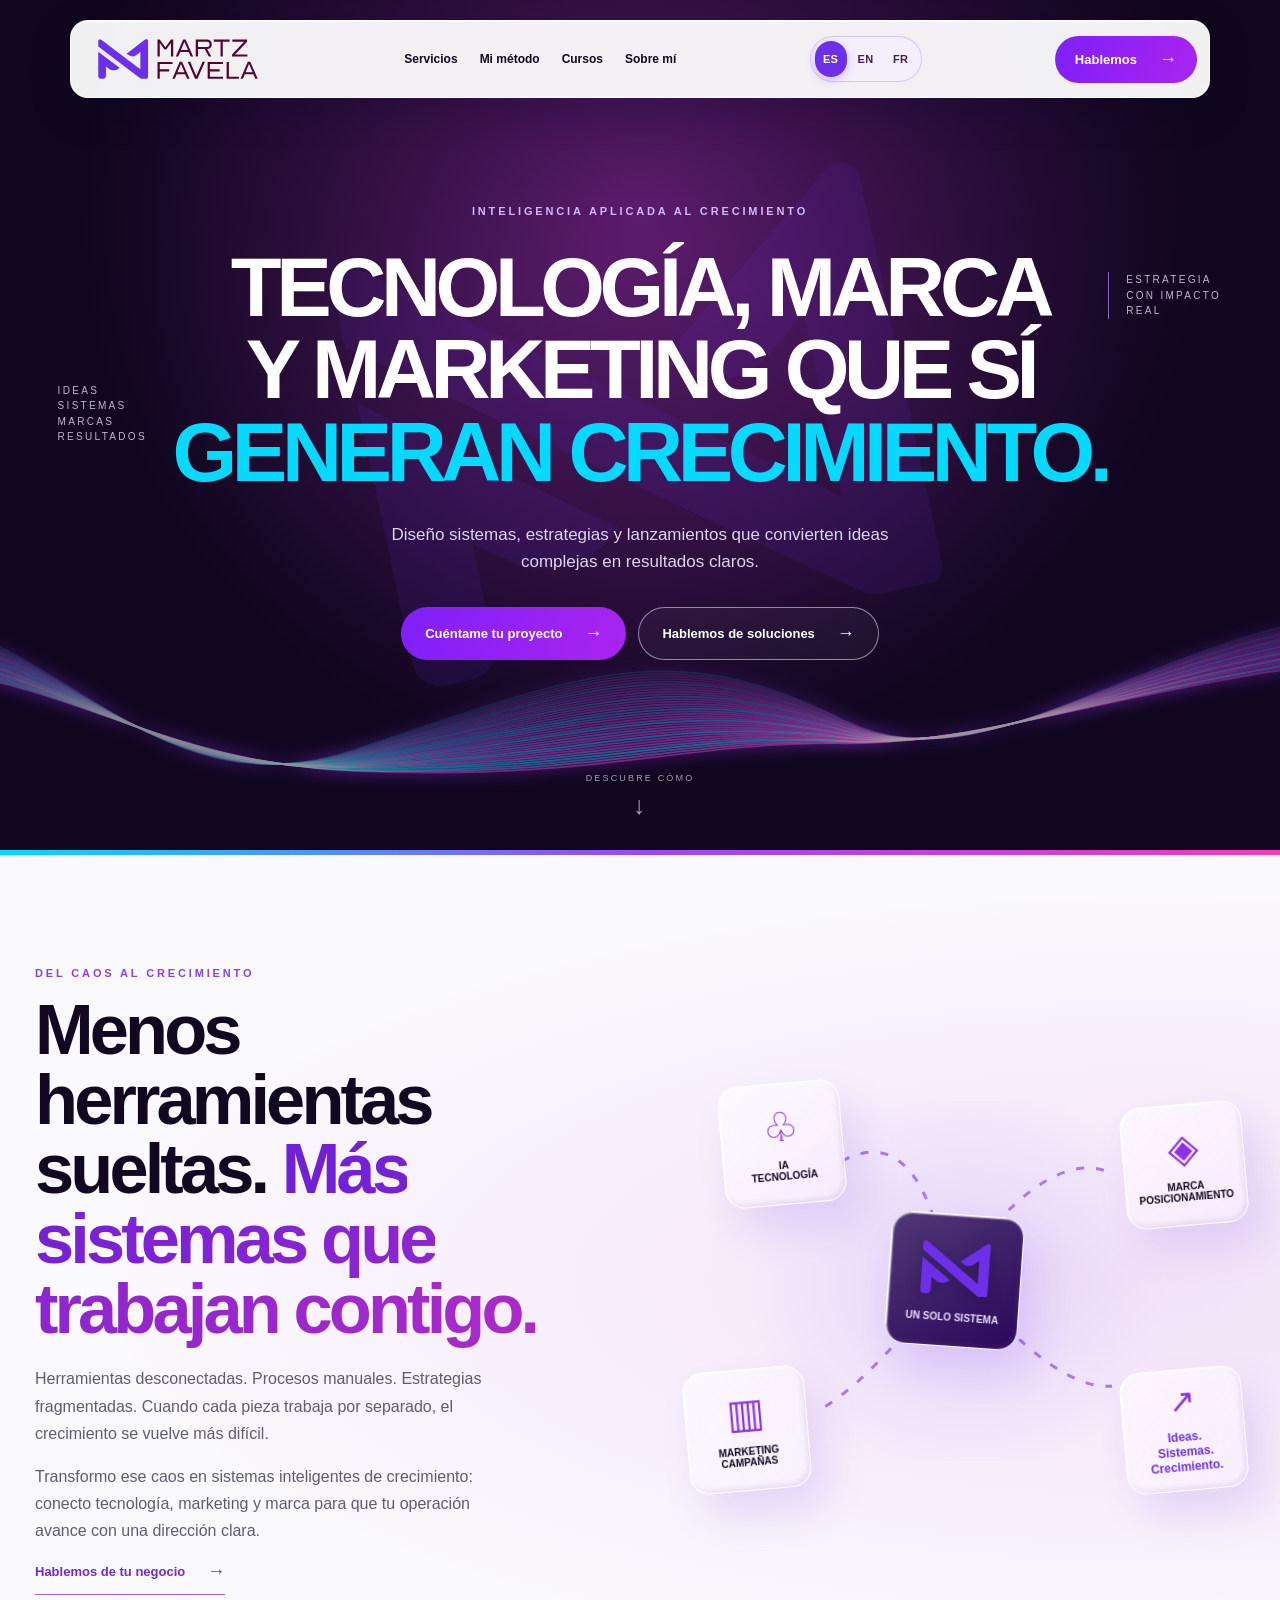
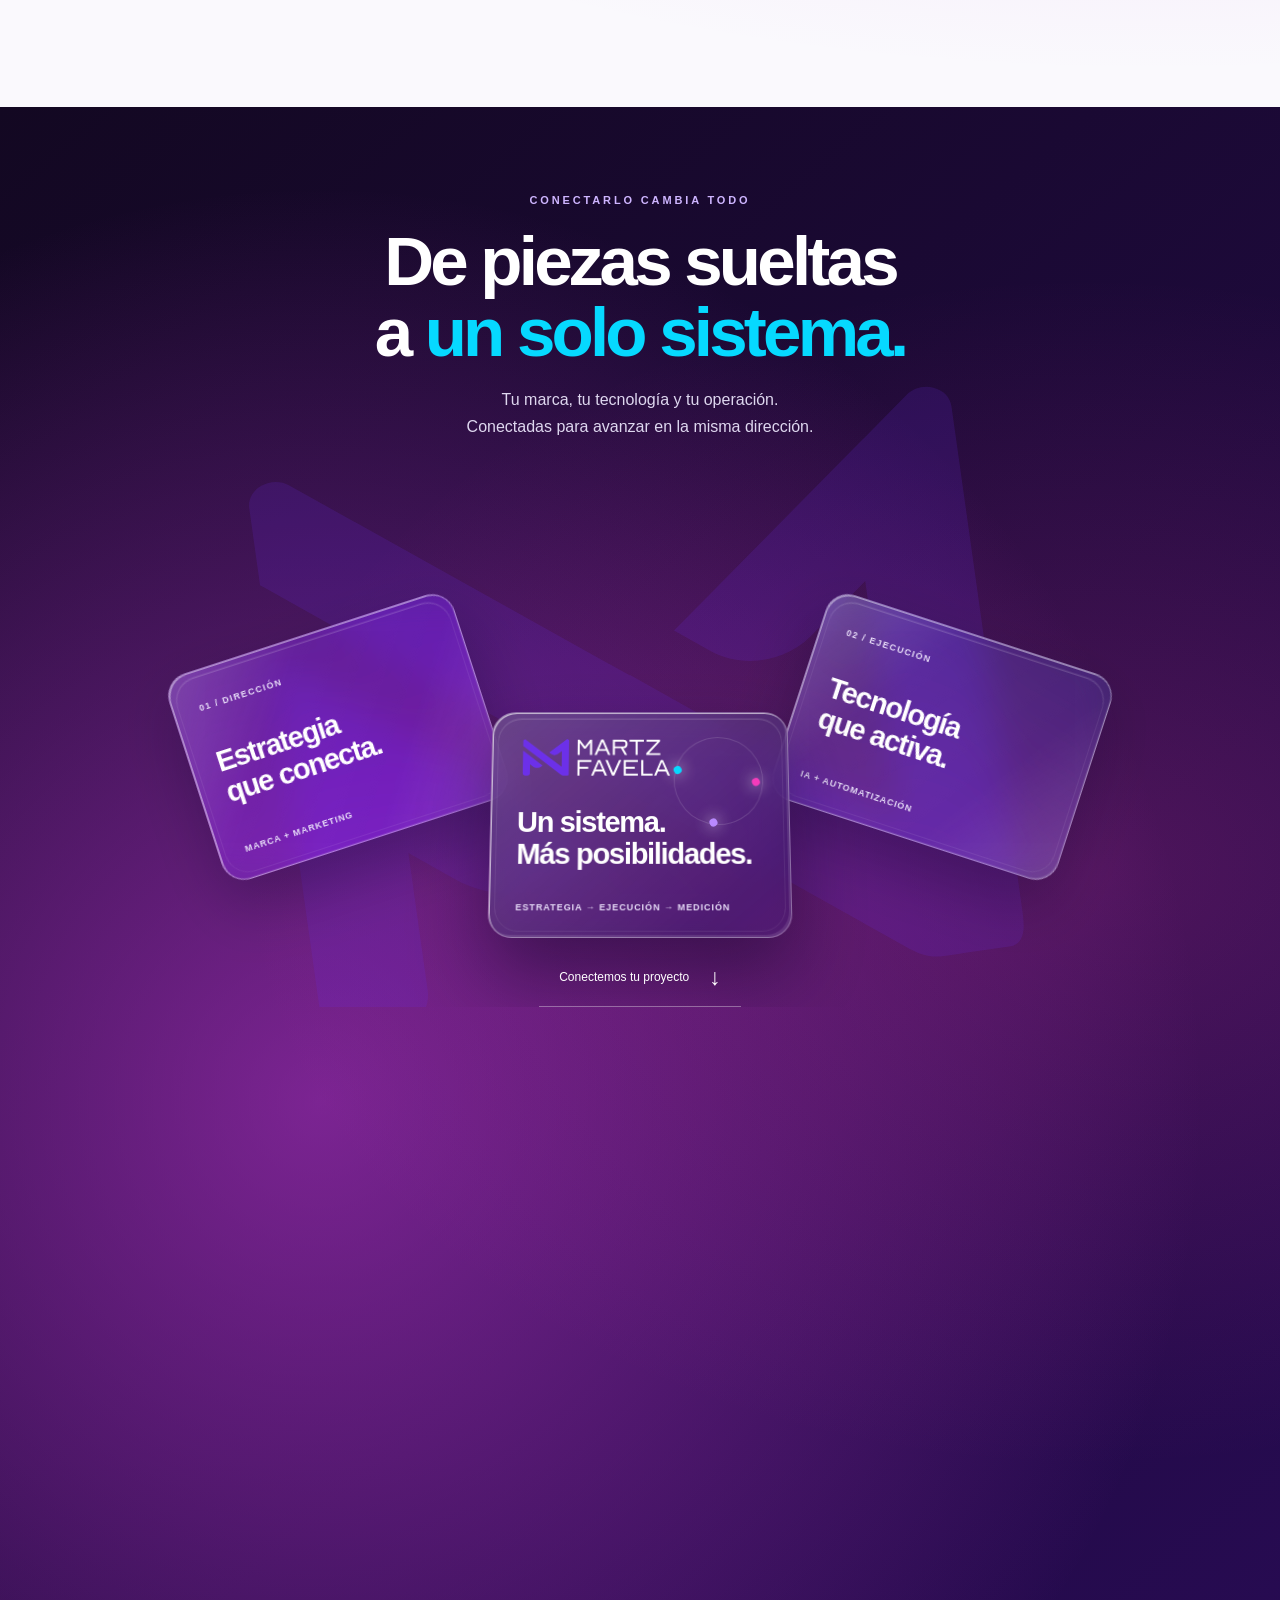
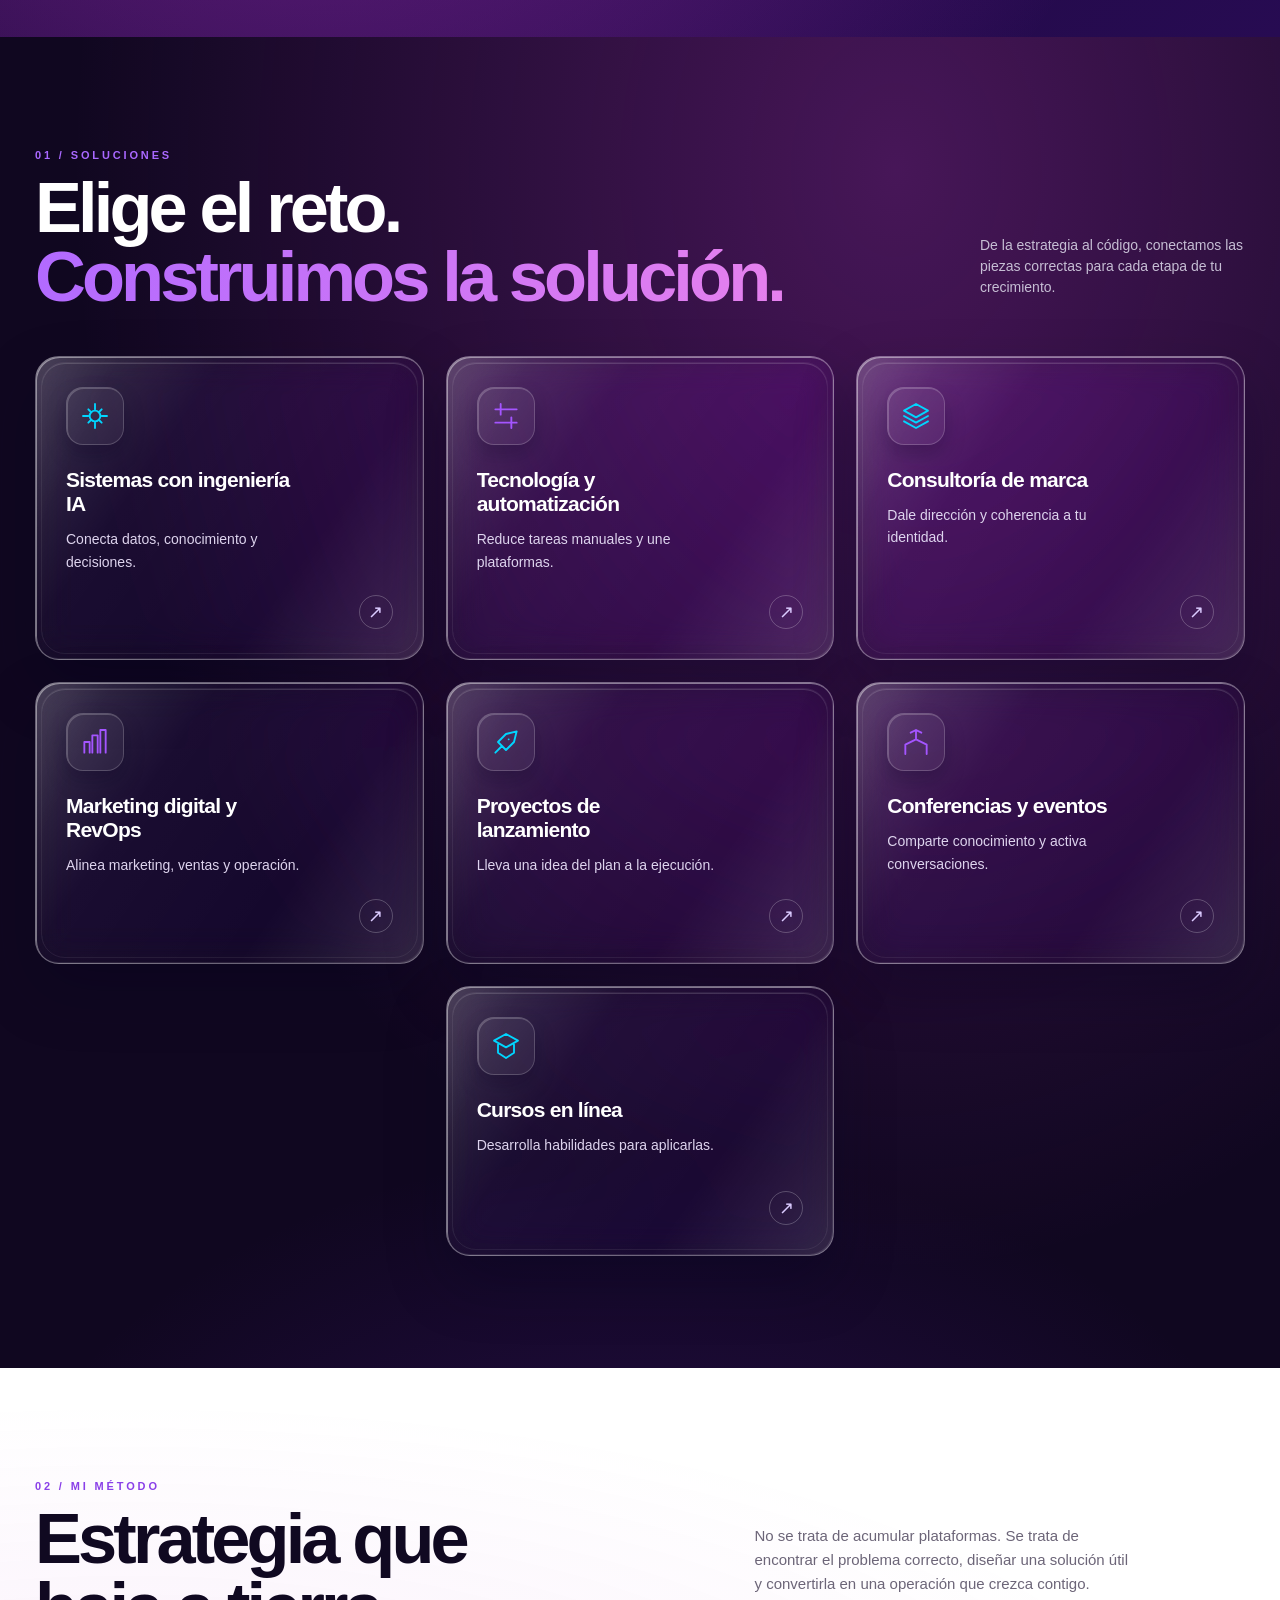
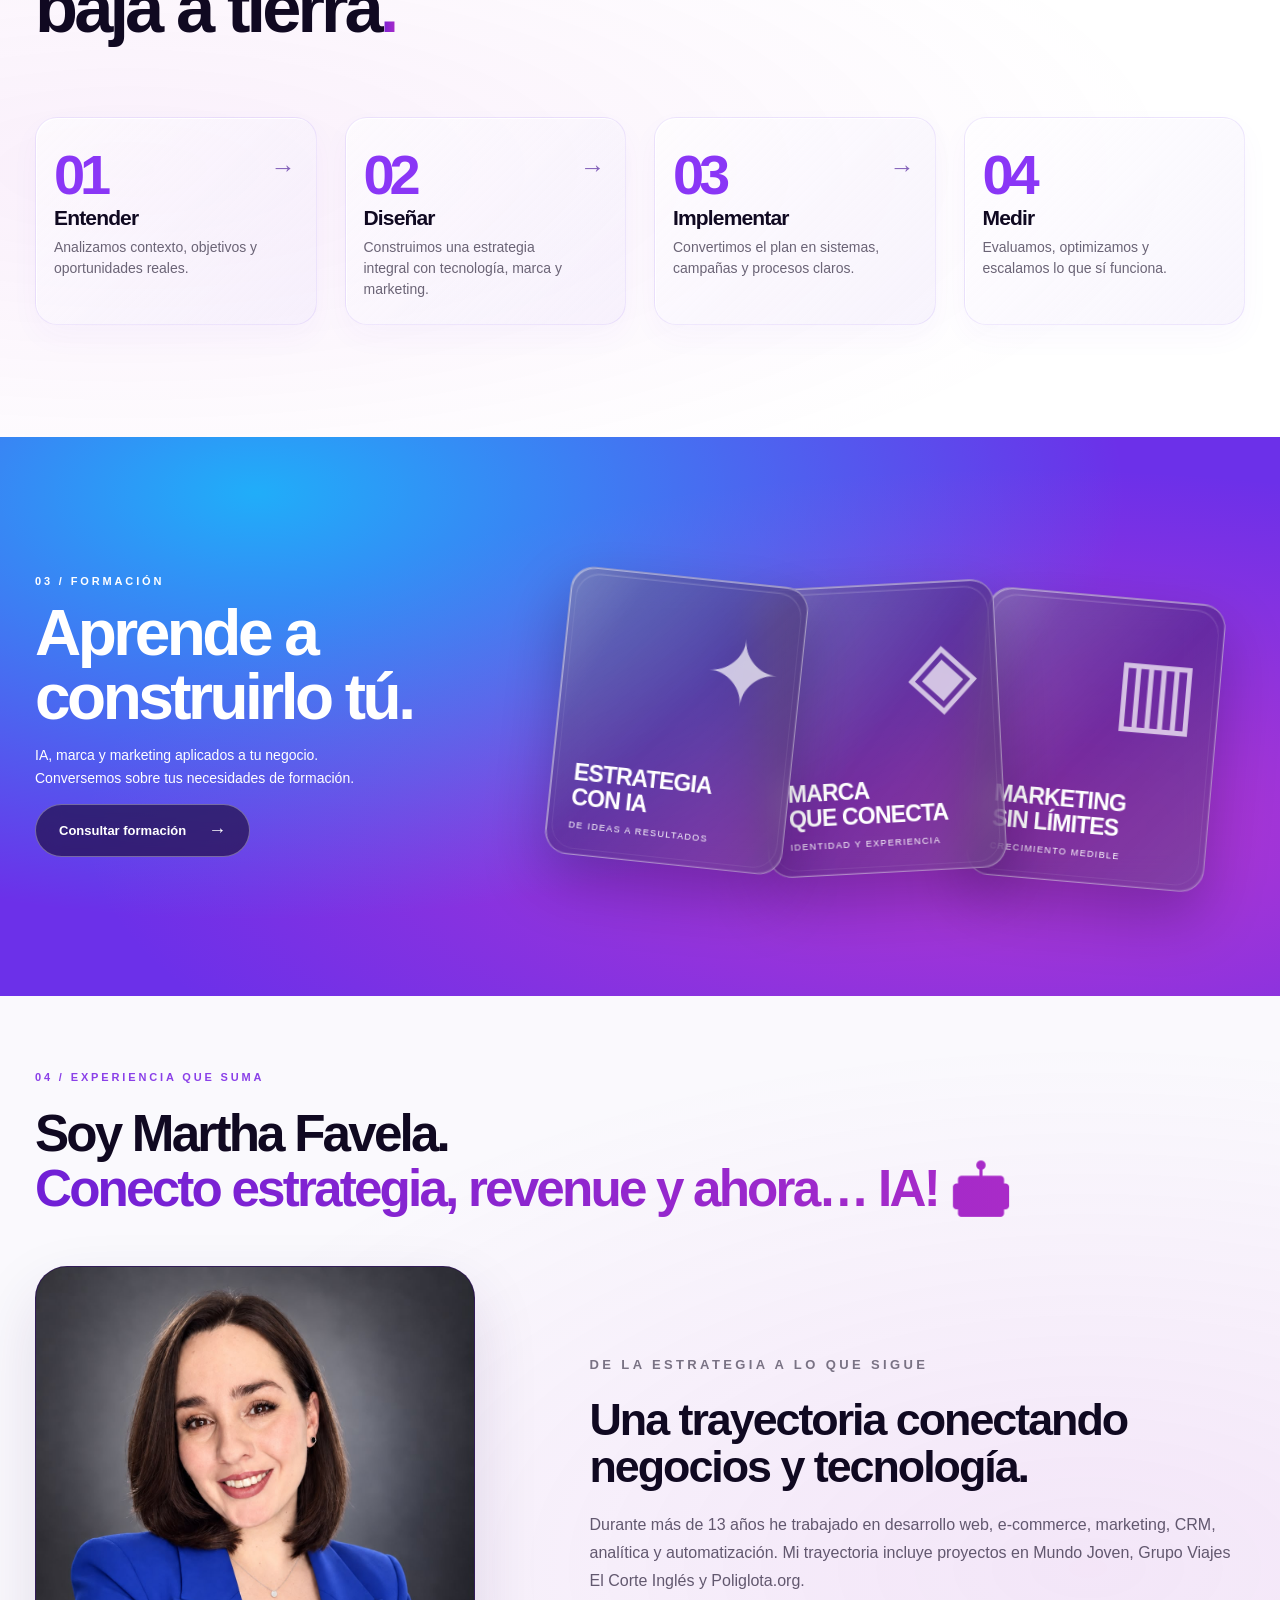
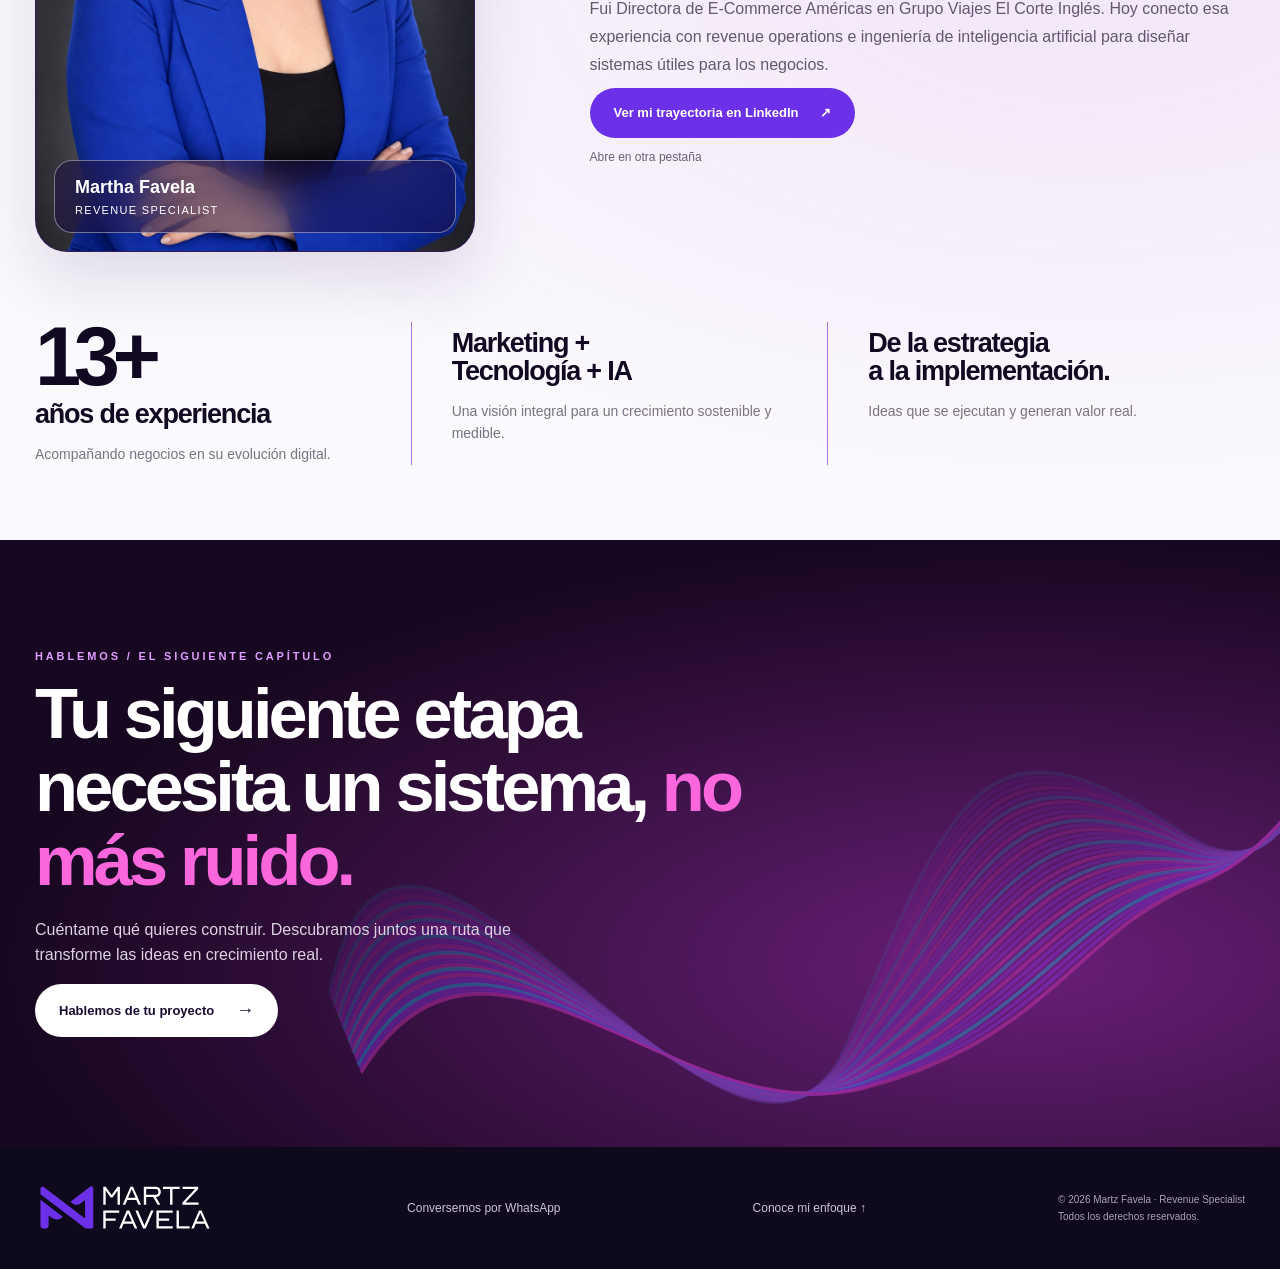
<file: reference/landing-v5/index.html>
<!DOCTYPE html>

<html lang="es">
<head>
<link href="assets/isologo.png" rel="icon" type="image/png"/>
<meta content="noindex, nofollow" name="robots"/>
<meta charset="utf-8"/><meta content="width=device-width, initial-scale=1" name="viewport"/><meta content="#100720" name="theme-color"/>
<title>Martz Favela | Tecnología, marca y marketing que generan crecimiento</title>
<meta content="Estrategia, revenue operations e inteligencia artificial para conectar tecnología, marca y crecimiento." name="description"/>
<meta content="Martz Favela | Tecnología, marca y marketing que generan crecimiento" property="og:title"/><meta content="Estrategia, revenue operations e inteligencia artificial para conectar tecnología, marca y crecimiento." property="og:description"/><meta content="website" property="og:type"/>
<link href="styles.css" rel="stylesheet"/>
</head>
<body>
<a class="skip-link" href="#contenido">Saltar al contenido</a>
<div class="progress" id="progress"></div><div aria-hidden="true" class="cursor-glow" id="cursorGlow"></div>
<header class="nav"><a aria-label="Martz Favela, inicio" class="logo" href="#inicio"><img alt="Martz Favela" class="official-logo" height="60" src="assets/logo-color.svg" width="190"/></a><nav aria-label="Navegación principal" class="nav-links" id="navLinks"><a href="#servicios">Servicios</a><a href="#metodo">Mi método</a><a href="#cursos">Cursos</a><a href="#sobre-mi">Sobre mí</a></nav><nav aria-label="Seleccionar idioma" class="language-switch"><a aria-current="true" aria-label="Español" data-language="es" href="index.html" lang="es">ES</a><a aria-label="English" data-language="en" href="en.html" lang="en">EN</a><a aria-label="Français" data-language="fr" href="fr.html" lang="fr">FR</a></nav><a class="button primary" href="https://wa.me/525662971286?text=Hola%20Martha%2C%20me%20gustar%C3%ADa%20conversar%20sobre%20mi%20proyecto.">Hablemos <span class="arrow">→</span></a><button aria-controls="navLinks" aria-expanded="false" aria-label="Abrir menú" class="menu-toggle" id="menuToggle">☰</button></header>
<main id="contenido">
<section class="hero gradient-dark" id="inicio"><div class="side-note note-left">Ideas<br/>Sistemas<br/>Marcas<br/>Resultados</div><div class="side-note note-right">Estrategia<br/>con impacto<br/>real</div><div class="hero-content container"><img alt="" aria-hidden="true" class="hero-ornament" src="assets/isologo-ornament.svg"/><div class="eyebrow reveal" style="color:#b895f4;margin-bottom:26px">INTELIGENCIA APLICADA AL CRECIMIENTO</div><h1 class="reveal">TECNOLOGÍA, MARCA <br/>Y MARKETING QUE SÍ <span class="cyan-text">GENERAN CRECIMIENTO.</span></h1><p class="reveal">Diseño sistemas, estrategias y lanzamientos que convierten ideas complejas en resultados claros.</p><div class="hero-actions reveal"><a class="button primary" href="https://wa.me/525662971286?text=Hola%20Martha%2C%20me%20gustar%C3%ADa%20conversar%20sobre%20mi%20proyecto.">Cuéntame tu proyecto <span class="arrow">→</span></a><a class="button outline" href="https://wa.me/525662971286?text=Hola%20Martha%2C%20me%20gustar%C3%ADa%20conversar%20sobre%20mi%20proyecto.">Hablemos de soluciones <span class="arrow">→</span></a></div></div><svg aria-hidden="true" class="hero-wave" id="heroWave" preserveaspectratio="none" viewbox="0 0 1500 350"><defs><lineargradient id="waveGradient" x1="0" x2="1" y1="0" y2="0"><stop offset="0" stop-color="#a22ffa"></stop><stop offset=".32" stop-color="#00d9ff"></stop><stop offset=".64" stop-color="#f441ca"></stop><stop offset="1" stop-color="#5525e7"></stop></lineargradient></defs><g id="waveLines"><path d="M -100 92.0 C 140 -60.0, 230 310.0, 470 212.0 S 785 80.0, 950 177.0 S 1280 10.0, 1610 40.0" stroke="#00dfff" style="opacity:0.18;animation-delay:-0.0s"></path><path d="M -100 93.295 C 140 -56.3, 230 307.41, 470 212.74 S 785 83.7, 950 177.814 S 1280 12.96, 1610 41.48" stroke="url(#waveGradient)" style="opacity:0.19799999999999998;animation-delay:-0.17s"></path><path d="M -100 94.59 C 140 -52.6, 230 304.82, 470 213.48 S 785 87.4, 950 178.628 S 1280 15.920000000000002, 1610 42.96" stroke="url(#waveGradient)" style="opacity:0.216;animation-delay:-0.34s"></path><path d="M -100 95.885 C 140 -48.9, 230 302.23, 470 214.22 S 785 91.1, 950 179.442 S 1280 18.880000000000003, 1610 44.44" stroke="#f63ccd" style="opacity:0.23399999999999999;animation-delay:-0.51s"></path><path d="M -100 97.18 C 140 -45.2, 230 299.64, 470 214.96 S 785 94.8, 950 180.256 S 1280 21.840000000000003, 1610 45.92" stroke="url(#waveGradient)" style="opacity:0.252;animation-delay:-0.68s"></path><path d="M -100 98.475 C 140 -41.5, 230 297.05, 470 215.7 S 785 98.5, 950 181.07 S 1280 24.8, 1610 47.4" stroke="#00dfff" style="opacity:0.27;animation-delay:-0.8500000000000001s"></path><path d="M -100 99.77 C 140 -37.8, 230 294.46, 470 216.44 S 785 102.2, 950 181.88400000000001 S 1280 27.76, 1610 48.88" stroke="#f63ccd" style="opacity:0.288;animation-delay:-1.02s"></path><path d="M -100 101.065 C 140 -34.099999999999994, 230 291.87, 470 217.18 S 785 105.9, 950 182.698 S 1280 30.720000000000002, 1610 50.36" stroke="url(#waveGradient)" style="opacity:0.306;animation-delay:-1.1900000000000002s"></path><path d="M -100 102.36 C 140 -30.4, 230 289.28, 470 217.92 S 785 109.6, 950 183.512 S 1280 33.68000000000001, 1610 51.84" stroke="url(#waveGradient)" style="opacity:0.32399999999999995;animation-delay:-1.36s"></path><path d="M -100 103.655 C 140 -26.699999999999996, 230 286.69, 470 218.66 S 785 113.30000000000001, 950 184.326 S 1280 36.64, 1610 53.32" stroke="#f63ccd" style="opacity:0.34199999999999997;animation-delay:-1.53s"></path><path d="M -100 104.95 C 140 -23.0, 230 284.1, 470 219.4 S 785 117.0, 950 185.14 S 1280 39.6, 1610 54.8" stroke="#00dfff" style="opacity:0.36;animation-delay:-1.7000000000000002s"></path><path d="M -100 106.245 C 140 -19.299999999999997, 230 281.51, 470 220.14 S 785 120.7, 950 185.954 S 1280 42.56, 1610 56.28" stroke="url(#waveGradient)" style="opacity:0.378;animation-delay:-1.87s"></path><path d="M -100 107.54 C 140 -15.599999999999994, 230 278.92, 470 220.88 S 785 124.4, 950 186.768 S 1280 45.52, 1610 57.760000000000005" stroke="#f63ccd" style="opacity:0.39599999999999996;animation-delay:-2.04s"></path><path d="M -100 108.83500000000001 C 140 -11.899999999999999, 230 276.33, 470 221.62 S 785 128.1, 950 187.582 S 1280 48.480000000000004, 1610 59.24" stroke="url(#waveGradient)" style="opacity:0.414;animation-delay:-2.21s"></path><path d="M -100 110.13 C 140 -8.199999999999996, 230 273.74, 470 222.36 S 785 131.8, 950 188.39600000000002 S 1280 51.440000000000005, 1610 60.72" stroke="url(#waveGradient)" style="opacity:0.432;animation-delay:-2.3800000000000003s"></path><path d="M -100 111.425 C 140 -4.5, 230 271.15, 470 223.1 S 785 135.5, 950 189.21 S 1280 54.400000000000006, 1610 62.2" stroke="#00dfff" style="opacity:0.44999999999999996;animation-delay:-2.5500000000000003s"></path><path d="M -100 112.72 C 140 -0.7999999999999972, 230 268.56, 470 223.84 S 785 139.2, 950 190.024 S 1280 57.36000000000001, 1610 63.68000000000001" stroke="url(#waveGradient)" style="opacity:0.46799999999999997;animation-delay:-2.72s"></path><path d="M -100 114.015 C 140 2.9000000000000057, 230 265.97, 470 224.58 S 785 142.9, 950 190.838 S 1280 60.32000000000001, 1610 65.16" stroke="url(#waveGradient)" style="opacity:0.486;animation-delay:-2.89s"></path><path d="M -100 115.31 C 140 6.6000000000000085, 230 263.38, 470 225.32 S 785 146.60000000000002, 950 191.65200000000002 S 1280 63.28000000000001, 1610 66.64" stroke="#f63ccd" style="opacity:0.504;animation-delay:-3.06s"></path><path d="M -100 116.60499999999999 C 140 10.299999999999997, 230 260.79, 470 226.06 S 785 150.3, 950 192.466 S 1280 66.24000000000001, 1610 68.12" stroke="url(#waveGradient)" style="opacity:0.522;animation-delay:-3.2300000000000004s"></path><path d="M -100 117.9 C 140 14.0, 230 258.2, 470 226.8 S 785 154.0, 950 193.28 S 1280 69.2, 1610 69.6" stroke="#00dfff" style="opacity:0.54;animation-delay:-3.4000000000000004s"></path><path d="M -100 119.195 C 140 17.700000000000003, 230 255.61, 470 227.54 S 785 157.7, 950 194.094 S 1280 72.16, 1610 71.08" stroke="#f63ccd" style="opacity:0.5579999999999999;animation-delay:-3.5700000000000003s"></path><path d="M -100 120.49 C 140 21.400000000000006, 230 253.02, 470 228.28 S 785 161.4, 950 194.90800000000002 S 1280 75.12, 1610 72.56" stroke="url(#waveGradient)" style="opacity:0.576;animation-delay:-3.74s"></path><path d="M -100 121.785 C 140 25.10000000000001, 230 250.43, 470 229.02 S 785 165.10000000000002, 950 195.722 S 1280 78.08000000000001, 1610 74.04" stroke="url(#waveGradient)" style="opacity:0.594;animation-delay:-3.91s"></path><path d="M -100 123.08 C 140 28.80000000000001, 230 247.84, 470 229.76 S 785 168.8, 950 196.536 S 1280 81.04, 1610 75.52000000000001" stroke="#f63ccd" style="opacity:0.6119999999999999;animation-delay:-4.08s"></path><path d="M -100 124.375 C 140 32.5, 230 245.25, 470 230.5 S 785 172.5, 950 197.35 S 1280 84.0, 1610 77.0" stroke="#00dfff" style="opacity:0.6299999999999999;animation-delay:-4.25s"></path><path d="M -100 125.67 C 140 36.2, 230 242.66, 470 231.24 S 785 176.2, 950 198.164 S 1280 86.96000000000001, 1610 78.48" stroke="url(#waveGradient)" style="opacity:0.6479999999999999;animation-delay:-4.42s"></path><path d="M -100 126.965 C 140 39.900000000000006, 230 240.07, 470 231.98000000000002 S 785 179.9, 950 198.978 S 1280 89.92000000000002, 1610 79.96000000000001" stroke="#f63ccd" style="opacity:0.6659999999999999;animation-delay:-4.590000000000001s"></path><path d="M -100 128.26 C 140 43.60000000000001, 230 237.48000000000002, 470 232.72 S 785 183.60000000000002, 950 199.792 S 1280 92.88000000000001, 1610 81.44" stroke="url(#waveGradient)" style="opacity:0.6839999999999999;animation-delay:-4.760000000000001s"></path><path d="M -100 129.555 C 140 47.30000000000001, 230 234.89, 470 233.46 S 785 187.3, 950 200.606 S 1280 95.84000000000002, 1610 82.92000000000002" stroke="url(#waveGradient)" style="opacity:0.702;animation-delay:-4.930000000000001s"></path><path d="M -100 130.85 C 140 51.0, 230 232.3, 470 234.2 S 785 191.0, 950 201.42000000000002 S 1280 98.80000000000001, 1610 84.4" stroke="#00dfff" style="opacity:0.72;animation-delay:-5.1000000000000005s"></path><path d="M -100 132.14499999999998 C 140 54.7, 230 229.71, 470 234.94 S 785 194.7, 950 202.234 S 1280 101.76, 1610 85.88" stroke="url(#waveGradient)" style="opacity:0.738;animation-delay:-5.2700000000000005s"></path><path d="M -100 133.44 C 140 58.400000000000006, 230 227.12, 470 235.68 S 785 198.4, 950 203.048 S 1280 104.72000000000001, 1610 87.36000000000001" stroke="url(#waveGradient)" style="opacity:0.756;animation-delay:-5.44s"></path><path d="M -100 134.735 C 140 62.10000000000001, 230 224.53, 470 236.42000000000002 S 785 202.10000000000002, 950 203.862 S 1280 107.68, 1610 88.84" stroke="#f63ccd" style="opacity:0.774;animation-delay:-5.61s"></path></g></svg><a class="scroll-cue" href="#filosofia">Descubre cómo</a></section>
<div class="story-bar"></div>
<section class="intro section" id="filosofia"><div class="container intro-layout"><div class="reveal"><div class="eyebrow">DEL CAOS AL CRECIMIENTO</div><h2>Menos herramientas sueltas. <span class="grad-text">Más sistemas que trabajan contigo.</span></h2><p>Herramientas desconectadas. Procesos manuales. Estrategias fragmentadas. Cuando cada pieza trabaja por separado, el crecimiento se vuelve más difícil.</p><p>Transformo ese caos en sistemas inteligentes de crecimiento: conecto tecnología, marketing y marca para que tu operación avance con una dirección clara.</p><a class="inline-link" href="https://wa.me/525662971286?text=Hola%20Martha%2C%20me%20gustar%C3%ADa%20conversar%20sobre%20mi%20proyecto.">Hablemos de tu negocio <span class="arrow">→</span></a></div><div aria-label="Inteligencia artificial, marca y marketing conectados" class="network reveal"><svg aria-hidden="true" viewbox="0 0 500 420"><path d="M135 90Q210 50 238 191M250 200Q345 70 408 104M248 200Q160 315 110 340M257 210Q350 320 405 315"></path></svg><div class="node ai"><span>♧</span><small>IA<br/>TECNOLOGÍA</small></div><div class="node brand"><span>◈</span><small>MARCA<br/>POSICIONAMIENTO</small></div><div class="node marketing"><span>▥</span><small>MARKETING<br/>CAMPAÑAS</small></div><div class="node center"><img alt="" class="node-isologo" src="assets/isologo-ornament.svg"/><small>UN SOLO SISTEMA</small></div><div class="node growth"><span aria-hidden="true">↗</span><small>Ideas.<br/>Sistemas.<br/>Crecimiento.</small></div></div></div></section>
<section aria-labelledby="scene-title" class="connection-scene" id="transformacion">
<div class="scene-sticky">
<div class="scene-heading container"><div class="eyebrow">CONECTARLO CAMBIA TODO</div><h2 id="scene-title">De piezas sueltas<br/>a <span>un solo sistema.</span></h2><p>Tu marca, tu tecnología y tu operación.<br/>Conectadas para avanzar en la misma dirección.</p></div>
<div aria-label="Estrategia, tecnología y operación conectadas" class="glass-stage">
<img alt="" aria-hidden="true" class="scene-watermark" src="assets/isologo-ornament.svg"/>
<div class="scene-card scene-left glass-panel"><span class="card-index">01 / DIRECCIÓN</span><h3>Estrategia<br/>que conecta.</h3><span class="card-foot">MARCA + MARKETING</span></div>
<div class="scene-card scene-right glass-panel"><span class="card-index">02 / EJECUCIÓN</span><h3>Tecnología<br/>que activa.</h3><span class="card-foot">IA + AUTOMATIZACIÓN</span></div>
<div class="scene-card scene-main glass-panel"><img alt="Martz Favela" class="scene-logo" src="assets/logo-white.svg"/><div aria-hidden="true" class="system-orbit"><i></i><i></i><i></i></div><h3>Un sistema.<br/>Más posibilidades.</h3><span class="card-foot">ESTRATEGIA → EJECUCIÓN → MEDICIÓN</span></div>
</div>
<a class="scene-next" href="https://wa.me/525662971286?text=Hola%20Martha%2C%20me%20gustar%C3%ADa%20conversar%20sobre%20mi%20proyecto.">Conectemos tu proyecto <span>↓</span></a>
</div>
</section>
<section class="services section gradient-dark" id="servicios"><div class="container"><div class="split-heading reveal"><div><div class="eyebrow" style="color:#a968ff">01 / SOLUCIONES</div><h2>Elige el reto.<br/><span class="grad-text">Construimos la solución.</span></h2></div><p>De la estrategia al código, conectamos las piezas correctas para cada etapa de tu crecimiento.</p></div><div class="service-grid stagger"><a aria-controls="caso-0" aria-haspopup="dialog" class="service-card reveal" href="#caso-0" id="servicio-0" style="--i:0"><div aria-hidden="true" class="icon"><svg fill="none" stroke="currentColor" stroke-linecap="round" stroke-linejoin="round" stroke-width="1.4" viewbox="0 0 24 24"><path d="M12 3v4m0 10v4M3 12h4m10 0h4M7 7l2 2m6 6 2 2M7 17l2-2m6-6 2-2"></path><circle cx="12" cy="12" r="4"></circle></svg></div><h3>Sistemas con ingeniería IA</h3><p class="service-description">Conecta datos, conocimiento y decisiones.</p><span class="mini-arrow">↗</span></a><a aria-controls="caso-1" aria-haspopup="dialog" class="service-card reveal" href="#caso-1" id="servicio-1" style="--i:1"><div aria-hidden="true" class="icon"><svg fill="none" stroke="currentColor" stroke-linecap="round" stroke-linejoin="round" stroke-width="1.4" viewbox="0 0 24 24"><path d="M4 7h16M4 17h16M8 3v8m8 2v8"></path></svg></div><h3>Tecnología y automatización</h3><p class="service-description">Reduce tareas manuales y une plataformas.</p><span class="mini-arrow">↗</span></a><a aria-controls="caso-2" aria-haspopup="dialog" class="service-card reveal" href="#caso-2" id="servicio-2" style="--i:2"><div aria-hidden="true" class="icon"><svg fill="none" stroke="currentColor" stroke-linecap="round" stroke-linejoin="round" stroke-width="1.4" viewbox="0 0 24 24"><path d="M12 3 3 8l9 5 9-5-9-5Zm-9 9 9 5 9-5M3 16l9 5 9-5"></path></svg></div><h3>Consultoría de marca</h3><p class="service-description">Dale dirección y coherencia a tu identidad.</p><span class="mini-arrow">↗</span></a><a aria-controls="caso-3" aria-haspopup="dialog" class="service-card reveal" href="#caso-3" id="servicio-3" style="--i:3"><div aria-hidden="true" class="icon"><svg fill="none" stroke="currentColor" stroke-linecap="round" stroke-linejoin="round" stroke-width="1.4" viewbox="0 0 24 24"><path d="M4 20V12h4v8M10 20V7h4v13M16 20V3h4v17"></path></svg></div><h3>Marketing digital y RevOps</h3><p class="service-description">Alinea marketing, ventas y operación.</p><span class="mini-arrow">↗</span></a><a aria-controls="caso-4" aria-haspopup="dialog" class="service-card reveal" href="#caso-4" id="servicio-4" style="--i:4"><div aria-hidden="true" class="icon"><svg fill="none" stroke="currentColor" stroke-linecap="round" stroke-linejoin="round" stroke-width="1.4" viewbox="0 0 24 24"><path d="M4 20 9 15m0 0-3-3 6-6 8-2-2 8-6 6-3-3Zm5-5h.01"></path></svg></div><h3>Proyectos de lanzamiento</h3><p class="service-description">Lleva una idea del plan a la ejecución.</p><span class="mini-arrow">↗</span></a><a aria-controls="caso-5" aria-haspopup="dialog" class="service-card reveal" href="#caso-5" id="servicio-5" style="--i:5"><div aria-hidden="true" class="icon"><svg fill="none" stroke="currentColor" stroke-linecap="round" stroke-linejoin="round" stroke-width="1.4" viewbox="0 0 24 24"><path d="M4 21v-7m0 0 8-4 8 4v7M12 3v7M8 5l4-2 4 2"></path></svg></div><h3>Conferencias y eventos</h3><p class="service-description">Comparte conocimiento y activa conversaciones.</p><span class="mini-arrow">↗</span></a><a aria-controls="caso-6" aria-haspopup="dialog" class="service-card reveal" href="#caso-6" id="servicio-6" style="--i:6"><div aria-hidden="true" class="icon"><svg fill="none" stroke="currentColor" stroke-linecap="round" stroke-linejoin="round" stroke-width="1.4" viewbox="0 0 24 24"><path d="M3 8l9-5 9 5-9 5-9-5Zm3 3v6l6 4 6-4v-6"></path></svg></div><h3>Cursos en línea</h3><p class="service-description">Desarrolla habilidades para aplicarlas.</p><span class="mini-arrow">↗</span></a></div></div></section>
<section class="method section" id="metodo"><div class="container"><div class="method-top"><div class="reveal"><div class="eyebrow">02 / MI MÉTODO</div><h2>Estrategia que<br/>baja a tierra<span class="grad-text">.</span></h2></div><p class="reveal">No se trata de acumular plataformas. Se trata de encontrar el problema correcto, diseñar una solución útil y convertirla en una operación que crezca contigo.</p></div><div class="method-grid stagger"><div class="step reveal" style="--i:0"><div class="step-number">01</div><h3>Entender</h3><p>Analizamos contexto, objetivos y oportunidades reales.</p></div><div class="step reveal" style="--i:1"><div class="step-number">02</div><h3>Diseñar</h3><p>Construimos una estrategia integral con tecnología, marca y marketing.</p></div><div class="step reveal" style="--i:2"><div class="step-number">03</div><h3>Implementar</h3><p>Convertimos el plan en sistemas, campañas y procesos claros.</p></div><div class="step reveal" style="--i:3"><div class="step-number">04</div><h3>Medir</h3><p>Evaluamos, optimizamos y escalamos lo que sí funciona.</p></div></div></div></section>
<section class="courses section" id="cursos"><div class="container courses-layout"><div class="reveal"><div class="eyebrow">03 / FORMACIÓN</div><h2>Aprende a<br/>construirlo tú.</h2><p>IA, marca y marketing aplicados a tu negocio. Conversemos sobre tus necesidades de formación.</p><a class="button dark" href="https://wa.me/525662971286?text=Hola%20Martha%2C%20me%20gustar%C3%ADa%20conversar%20sobre%20mi%20proyecto.">Consultar formación <span class="arrow">→</span></a></div><div aria-label="Áreas de formación" class="course-deck reveal"><div class="course-card one"><div class="course-glyph">✦</div><h3>ESTRATEGIA<br/>CON IA</h3><small>DE IDEAS A RESULTADOS</small></div><div class="course-card two"><div class="course-glyph">◈</div><h3>MARCA<br/>QUE CONECTA</h3><small>IDENTIDAD Y EXPERIENCIA</small></div><div class="course-card three"><div class="course-glyph">▥</div><h3>MARKETING<br/>SIN LÍMITES</h3><small>CRECIMIENTO MEDIBLE</small></div></div></div></section>
<section class="experience" id="sobre-mi"><div class="container"><div class="eyebrow reveal" style="margin-bottom:24px">04 / EXPERIENCIA QUE SUMA</div><h2 class="about-title reveal">Soy Martha Favela.<br/><span class="grad-text">Conecto estrategia, revenue y ahora… IA! 🤖</span></h2><div class="career-layout"><figure class="career-photo reveal"><img alt="Retrato de Martha Favela" decoding="async" height="1448" loading="lazy" src="assets/martha-favela.jpg" width="1086"/><figcaption>Martha Favela <span>Revenue Specialist</span></figcaption></figure><div class="career-copy reveal"><p class="eyebrow">DE LA ESTRATEGIA A LO QUE SIGUE</p><h3>Una trayectoria conectando negocios y tecnología.</h3><p>Durante más de 13 años he trabajado en desarrollo web, e-commerce, marketing, CRM, analítica y automatización. Mi trayectoria incluye proyectos en Mundo Joven, Grupo Viajes El Corte Inglés y Poliglota.org.</p><p>Fui Directora de E-Commerce Américas en Grupo Viajes El Corte Inglés. Hoy conecto esa experiencia con revenue operations e ingeniería de inteligencia artificial para diseñar sistemas útiles para los negocios.</p><a class="button linkedin-button" href="https://www.linkedin.com/in/marthafavela" rel="noopener noreferrer" target="_blank">Ver mi trayectoria en LinkedIn <span aria-hidden="true">↗</span></a><small>Abre en otra pestaña</small></div></div><div class="experience-grid stagger"><div class="reveal" style="--i:0"><strong>13+</strong><h3>años de experiencia</h3><p>Acompañando negocios en su evolución digital.</p></div><div class="reveal" style="--i:1"><h3>Marketing +<br/>Tecnología + IA</h3><p>Una visión integral para un crecimiento sostenible y medible.</p></div><div class="reveal" style="--i:2"><h3>De la estrategia<br/>a la implementación.</h3><p>Ideas que se ejecutan y generan valor real.</p></div></div></div></section>
<section class="contact" id="contacto"><svg aria-hidden="true" class="contact-wave" preserveaspectratio="none" viewbox="0 0 1500 350"><g id="contactWaveLines"><path d="M -100 92.0 C 140 -60.0, 230 310.0, 470 212.0 S 785 80.0, 950 177.0 S 1280 10.0, 1610 40.0" opacity="0.15" stroke="#07d9ff"></path><path d="M -100 93.295 C 140 -56.3, 230 307.41, 470 212.74 S 785 83.7, 950 177.814 S 1280 12.96, 1610 41.48" opacity="0.16599999999999998" stroke="#9639ff"></path><path d="M -100 94.59 C 140 -52.6, 230 304.82, 470 213.48 S 785 87.4, 950 178.628 S 1280 15.920000000000002, 1610 42.96" opacity="0.182" stroke="#9639ff"></path><path d="M -100 95.885 C 140 -48.9, 230 302.23, 470 214.22 S 785 91.1, 950 179.442 S 1280 18.880000000000003, 1610 44.44" opacity="0.198" stroke="#f83dc9"></path><path d="M -100 97.18 C 140 -45.2, 230 299.64, 470 214.96 S 785 94.8, 950 180.256 S 1280 21.840000000000003, 1610 45.92" opacity="0.214" stroke="#9639ff"></path><path d="M -100 98.475 C 140 -41.5, 230 297.05, 470 215.7 S 785 98.5, 950 181.07 S 1280 24.8, 1610 47.4" opacity="0.22999999999999998" stroke="#07d9ff"></path><path d="M -100 99.77 C 140 -37.8, 230 294.46, 470 216.44 S 785 102.2, 950 181.88400000000001 S 1280 27.76, 1610 48.88" opacity="0.246" stroke="#f83dc9"></path><path d="M -100 101.065 C 140 -34.099999999999994, 230 291.87, 470 217.18 S 785 105.9, 950 182.698 S 1280 30.720000000000002, 1610 50.36" opacity="0.262" stroke="#9639ff"></path><path d="M -100 102.36 C 140 -30.4, 230 289.28, 470 217.92 S 785 109.6, 950 183.512 S 1280 33.68000000000001, 1610 51.84" opacity="0.278" stroke="#9639ff"></path><path d="M -100 103.655 C 140 -26.699999999999996, 230 286.69, 470 218.66 S 785 113.30000000000001, 950 184.326 S 1280 36.64, 1610 53.32" opacity="0.29400000000000004" stroke="#f83dc9"></path><path d="M -100 104.95 C 140 -23.0, 230 284.1, 470 219.4 S 785 117.0, 950 185.14 S 1280 39.6, 1610 54.8" opacity="0.31" stroke="#07d9ff"></path><path d="M -100 106.245 C 140 -19.299999999999997, 230 281.51, 470 220.14 S 785 120.7, 950 185.954 S 1280 42.56, 1610 56.28" opacity="0.32599999999999996" stroke="#9639ff"></path><path d="M -100 107.54 C 140 -15.599999999999994, 230 278.92, 470 220.88 S 785 124.4, 950 186.768 S 1280 45.52, 1610 57.760000000000005" opacity="0.34199999999999997" stroke="#f83dc9"></path><path d="M -100 108.83500000000001 C 140 -11.899999999999999, 230 276.33, 470 221.62 S 785 128.1, 950 187.582 S 1280 48.480000000000004, 1610 59.24" opacity="0.358" stroke="#9639ff"></path><path d="M -100 110.13 C 140 -8.199999999999996, 230 273.74, 470 222.36 S 785 131.8, 950 188.39600000000002 S 1280 51.440000000000005, 1610 60.72" opacity="0.374" stroke="#9639ff"></path><path d="M -100 111.425 C 140 -4.5, 230 271.15, 470 223.1 S 785 135.5, 950 189.21 S 1280 54.400000000000006, 1610 62.2" opacity="0.39" stroke="#07d9ff"></path><path d="M -100 112.72 C 140 -0.7999999999999972, 230 268.56, 470 223.84 S 785 139.2, 950 190.024 S 1280 57.36000000000001, 1610 63.68000000000001" opacity="0.406" stroke="#9639ff"></path><path d="M -100 114.015 C 140 2.9000000000000057, 230 265.97, 470 224.58 S 785 142.9, 950 190.838 S 1280 60.32000000000001, 1610 65.16" opacity="0.42200000000000004" stroke="#9639ff"></path><path d="M -100 115.31 C 140 6.6000000000000085, 230 263.38, 470 225.32 S 785 146.60000000000002, 950 191.65200000000002 S 1280 63.28000000000001, 1610 66.64" opacity="0.43800000000000006" stroke="#f83dc9"></path><path d="M -100 116.60499999999999 C 140 10.299999999999997, 230 260.79, 470 226.06 S 785 150.3, 950 192.466 S 1280 66.24000000000001, 1610 68.12" opacity="0.45399999999999996" stroke="#9639ff"></path><path d="M -100 117.9 C 140 14.0, 230 258.2, 470 226.8 S 785 154.0, 950 193.28 S 1280 69.2, 1610 69.6" opacity="0.47" stroke="#07d9ff"></path><path d="M -100 119.195 C 140 17.700000000000003, 230 255.61, 470 227.54 S 785 157.7, 950 194.094 S 1280 72.16, 1610 71.08" opacity="0.486" stroke="#f83dc9"></path><path d="M -100 120.49 C 140 21.400000000000006, 230 253.02, 470 228.28 S 785 161.4, 950 194.90800000000002 S 1280 75.12, 1610 72.56" opacity="0.502" stroke="#9639ff"></path><path d="M -100 121.785 C 140 25.10000000000001, 230 250.43, 470 229.02 S 785 165.10000000000002, 950 195.722 S 1280 78.08000000000001, 1610 74.04" opacity="0.518" stroke="#9639ff"></path><path d="M -100 123.08 C 140 28.80000000000001, 230 247.84, 470 229.76 S 785 168.8, 950 196.536 S 1280 81.04, 1610 75.52000000000001" opacity="0.534" stroke="#f83dc9"></path><path d="M -100 124.375 C 140 32.5, 230 245.25, 470 230.5 S 785 172.5, 950 197.35 S 1280 84.0, 1610 77.0" opacity="0.55" stroke="#07d9ff"></path><path d="M -100 125.67 C 140 36.2, 230 242.66, 470 231.24 S 785 176.2, 950 198.164 S 1280 86.96000000000001, 1610 78.48" opacity="0.5660000000000001" stroke="#9639ff"></path><path d="M -100 126.965 C 140 39.900000000000006, 230 240.07, 470 231.98000000000002 S 785 179.9, 950 198.978 S 1280 89.92000000000002, 1610 79.96000000000001" opacity="0.582" stroke="#f83dc9"></path><path d="M -100 128.26 C 140 43.60000000000001, 230 237.48000000000002, 470 232.72 S 785 183.60000000000002, 950 199.792 S 1280 92.88000000000001, 1610 81.44" opacity="0.598" stroke="#9639ff"></path><path d="M -100 129.555 C 140 47.30000000000001, 230 234.89, 470 233.46 S 785 187.3, 950 200.606 S 1280 95.84000000000002, 1610 82.92000000000002" opacity="0.614" stroke="#9639ff"></path><path d="M -100 130.85 C 140 51.0, 230 232.3, 470 234.2 S 785 191.0, 950 201.42000000000002 S 1280 98.80000000000001, 1610 84.4" opacity="0.63" stroke="#07d9ff"></path><path d="M -100 132.14499999999998 C 140 54.7, 230 229.71, 470 234.94 S 785 194.7, 950 202.234 S 1280 101.76, 1610 85.88" opacity="0.646" stroke="#9639ff"></path><path d="M -100 133.44 C 140 58.400000000000006, 230 227.12, 470 235.68 S 785 198.4, 950 203.048 S 1280 104.72000000000001, 1610 87.36000000000001" opacity="0.662" stroke="#9639ff"></path><path d="M -100 134.735 C 140 62.10000000000001, 230 224.53, 470 236.42000000000002 S 785 202.10000000000002, 950 203.862 S 1280 107.68, 1610 88.84" opacity="0.678" stroke="#f83dc9"></path></g></svg><div class="container contact-inner reveal"><div class="eyebrow" style="color:#df9dff">HABLEMOS / EL SIGUIENTE CAPÍTULO</div><h2>Tu siguiente etapa necesita un sistema, <span style="color:#fa67dc">no más ruido.</span></h2><p>Cuéntame qué quieres construir. Descubramos juntos una ruta que transforme las ideas en crecimiento real.</p><a class="button light" href="https://wa.me/525662971286?text=Hola%20Martha%2C%20me%20gustar%C3%ADa%20conversar%20sobre%20mi%20proyecto.">Hablemos de tu proyecto <span class="arrow">→</span></a></div></section>
</main>
<footer class="footer"><div class="container footer-grid"><a class="logo" href="#inicio"><img alt="Martz Favela" class="official-logo" height="60" src="assets/logo-white.svg" width="190"/></a><div><a href="https://wa.me/525662971286?text=Hola%20Martha%2C%20me%20gustar%C3%ADa%20conversar%20sobre%20mi%20proyecto.">Conversemos por WhatsApp</a></div><div><a href="#sobre-mi">Conoce mi enfoque ↑</a></div><small>© <span id="year">2026</span> Martz Favela · Revenue Specialist<br/>Todos los derechos reservados.</small></div></footer>
<details class="offline-menu"><summary aria-label="Abrir menú de navegación"><span aria-hidden="true" class="hamburger"><i></i><i></i></span><span>Menú</span></summary><nav aria-label="Navegación sin JavaScript"><a href="#servicios">Servicios</a><a href="#metodo">Mi método</a><a href="#cursos">Formación</a><a href="#sobre-mi">Sobre mí</a><a href="#contacto">Contacto</a></nav></details><a aria-label="Conversar por WhatsApp" class="mobile-whatsapp" href="https://wa.me/525662971286?text=Hola%20Martha%2C%20me%20gustar%C3%ADa%20conversar%20sobre%20mi%20proyecto."><svg aria-hidden="true" fill="none" stroke="currentColor" stroke-width="1.7" viewbox="0 0 24 24"><path d="M20 11.5a8 8 0 0 1-12 7L3 20l1.5-5a8 8 0 1 1 15.5-3.5Z"></path><path d="M8 7c-2 3 3 8 6 8l2-2-3-1-1 1-2-2 1-1-1-3Z"></path></svg></a><section aria-labelledby="titulo-caso-0" class="case-modal" id="caso-0" role="dialog" tabindex="-1"><div class="case-panel"><a aria-label="Cerrar caso práctico" class="case-close" href="#servicio-0">×</a><p class="eyebrow">EJEMPLO ILUSTRATIVO</p><h2 id="titulo-caso-0">Sistemas con ingeniería IA</h2><h3>El reto</h3><p>Una distribuidora recibe consultas repetidas sobre productos y disponibilidad.</p><h3>Cómo lo abordaríamos</h3><p>Un asistente con IA consulta documentación aprobada y orienta al equipo; las decisiones sensibles se derivan a una persona.</p><div class="case-benefit"><h3>Beneficio para el negocio</h3><p>Facilitar el acceso al conocimiento y liberar tiempo del equipo para atender consultas de mayor valor.</p></div><a class="button primary" href="https://wa.me/525662971286?text=Hola%20Martha%2C%20me%20interesa%20Sistemas%20con%20ingenier%C3%ADa%20IA.%20Me%20gustar%C3%ADa%20conversar%20sobre%20mi%20negocio.">Conversar por WhatsApp <span aria-hidden="true">↗</span></a><small>Escenario hipotético; no representa un caso de cliente ni garantiza resultados.</small></div></section><section aria-labelledby="titulo-caso-1" class="case-modal" id="caso-1" role="dialog" tabindex="-1"><div class="case-panel"><a aria-label="Cerrar caso práctico" class="case-close" href="#servicio-1">×</a><p class="eyebrow">EJEMPLO ILUSTRATIVO</p><h2 id="titulo-caso-1">Tecnología y automatización</h2><h3>El reto</h3><p>Un negocio copia pedidos de formularios a hojas de cálculo y después al CRM.</p><h3>Cómo lo abordaríamos</h3><p>Conectamos captura, validación, CRM y avisos con reglas claras y seguimiento de errores.</p><div class="case-benefit"><h3>Beneficio para el negocio</h3><p>Reducir la captura duplicada y mejorar la trazabilidad de cada pedido.</p></div><a class="button primary" href="https://wa.me/525662971286?text=Hola%20Martha%2C%20me%20interesa%20Tecnolog%C3%ADa%20y%20automatizaci%C3%B3n.%20Me%20gustar%C3%ADa%20conversar%20sobre%20mi%20negocio.">Conversar por WhatsApp <span aria-hidden="true">↗</span></a><small>Escenario hipotético; no representa un caso de cliente ni garantiza resultados.</small></div></section><section aria-labelledby="titulo-caso-2" class="case-modal" id="caso-2" role="dialog" tabindex="-1"><div class="case-panel"><a aria-label="Cerrar caso práctico" class="case-close" href="#servicio-2">×</a><p class="eyebrow">EJEMPLO ILUSTRATIVO</p><h2 id="titulo-caso-2">Consultoría de marca</h2><h3>El reto</h3><p>Una empresa ofrece varios servicios, pero cada canal cuenta una historia distinta.</p><h3>Cómo lo abordaríamos</h3><p>Definimos posicionamiento, mensajes y un sistema visual consistente para web, presentaciones y campañas.</p><div class="case-benefit"><h3>Beneficio para el negocio</h3><p>Ayudar a que los clientes entiendan la propuesta de valor y reconozcan la marca.</p></div><a class="button primary" href="https://wa.me/525662971286?text=Hola%20Martha%2C%20me%20interesa%20Consultor%C3%ADa%20de%20marca.%20Me%20gustar%C3%ADa%20conversar%20sobre%20mi%20negocio.">Conversar por WhatsApp <span aria-hidden="true">↗</span></a><small>Escenario hipotético; no representa un caso de cliente ni garantiza resultados.</small></div></section><section aria-labelledby="titulo-caso-3" class="case-modal" id="caso-3" role="dialog" tabindex="-1"><div class="case-panel"><a aria-label="Cerrar caso práctico" class="case-close" href="#servicio-3">×</a><p class="eyebrow">EJEMPLO ILUSTRATIVO</p><h2 id="titulo-caso-3">Marketing digital y RevOps</h2><h3>El reto</h3><p>Marketing genera contactos, pero ventas desconoce su origen y seguimiento.</p><h3>Cómo lo abordaríamos</h3><p>Conectamos campañas y CRM, acordamos etapas y responsables y construimos un tablero del recorrido comercial.</p><div class="case-benefit"><h3>Beneficio para el negocio</h3><p>Dar visibilidad al embudo y detectar oportunidades de mejora entre marketing y ventas.</p></div><a class="button primary" href="https://wa.me/525662971286?text=Hola%20Martha%2C%20me%20interesa%20Marketing%20digital%20y%20RevOps.%20Me%20gustar%C3%ADa%20conversar%20sobre%20mi%20negocio.">Conversar por WhatsApp <span aria-hidden="true">↗</span></a><small>Escenario hipotético; no representa un caso de cliente ni garantiza resultados.</small></div></section><section aria-labelledby="titulo-caso-4" class="case-modal" id="caso-4" role="dialog" tabindex="-1"><div class="case-panel"><a aria-label="Cerrar caso práctico" class="case-close" href="#servicio-4">×</a><p class="eyebrow">EJEMPLO ILUSTRATIVO</p><h2 id="titulo-caso-4">Proyectos de lanzamiento</h2><h3>El reto</h3><p>Un equipo quiere lanzar un nuevo servicio sin una ruta de ejecución compartida.</p><h3>Cómo lo abordaríamos</h3><p>Diseñamos la propuesta, la landing, el recorrido de captación y un plan de lanzamiento con responsables y medición.</p><div class="case-benefit"><h3>Beneficio para el negocio</h3><p>Coordinar la salida al mercado y aprender de la respuesta real de los primeros interesados.</p></div><a class="button primary" href="https://wa.me/525662971286?text=Hola%20Martha%2C%20me%20interesa%20Proyectos%20de%20lanzamiento.%20Me%20gustar%C3%ADa%20conversar%20sobre%20mi%20negocio.">Conversar por WhatsApp <span aria-hidden="true">↗</span></a><small>Escenario hipotético; no representa un caso de cliente ni garantiza resultados.</small></div></section><section aria-labelledby="titulo-caso-5" class="case-modal" id="caso-5" role="dialog" tabindex="-1"><div class="case-panel"><a aria-label="Cerrar caso práctico" class="case-close" href="#servicio-5">×</a><p class="eyebrow">EJEMPLO ILUSTRATIVO</p><h2 id="titulo-caso-5">Conferencias y eventos</h2><h3>El reto</h3><p>Una organización busca que su equipo comprenda cómo aplicar IA en su trabajo.</p><h3>Cómo lo abordaríamos</h3><p>Preparamos una conferencia o taller con ejemplos del sector, ejercicios y una ruta para explorar aplicaciones.</p><div class="case-benefit"><h3>Beneficio para el negocio</h3><p>Convertir conceptos complejos en conversaciones y próximos pasos concretos.</p></div><a class="button primary" href="https://wa.me/525662971286?text=Hola%20Martha%2C%20me%20interesa%20Conferencias%20y%20eventos.%20Me%20gustar%C3%ADa%20conversar%20sobre%20mi%20negocio.">Conversar por WhatsApp <span aria-hidden="true">↗</span></a><small>Escenario hipotético; no representa un caso de cliente ni garantiza resultados.</small></div></section><section aria-labelledby="titulo-caso-6" class="case-modal" id="caso-6" role="dialog" tabindex="-1"><div class="case-panel"><a aria-label="Cerrar caso práctico" class="case-close" href="#servicio-6">×</a><p class="eyebrow">EJEMPLO ILUSTRATIVO</p><h2 id="titulo-caso-6">Cursos en línea</h2><h3>El reto</h3><p>Un negocio quiere que su equipo aprenda a crear campañas y trabajar con IA.</p><h3>Cómo lo abordaríamos</h3><p>Diseñamos una ruta de formación con ejercicios aplicados y entregables que el equipo puede revisar y mejorar.</p><div class="case-benefit"><h3>Beneficio para el negocio</h3><p>Desarrollar capacidades internas y mayor autonomía para ejecutar tareas de marketing y tecnología.</p></div><a class="button primary" href="https://wa.me/525662971286?text=Hola%20Martha%2C%20me%20interesa%20Cursos%20en%20l%C3%ADnea.%20Me%20gustar%C3%ADa%20conversar%20sobre%20mi%20negocio.">Conversar por WhatsApp <span aria-hidden="true">↗</span></a><small>Escenario hipotético; no representa un caso de cliente ni garantiza resultados.</small></div></section><script defer="" src="app.js"></script></body></html>
</file>
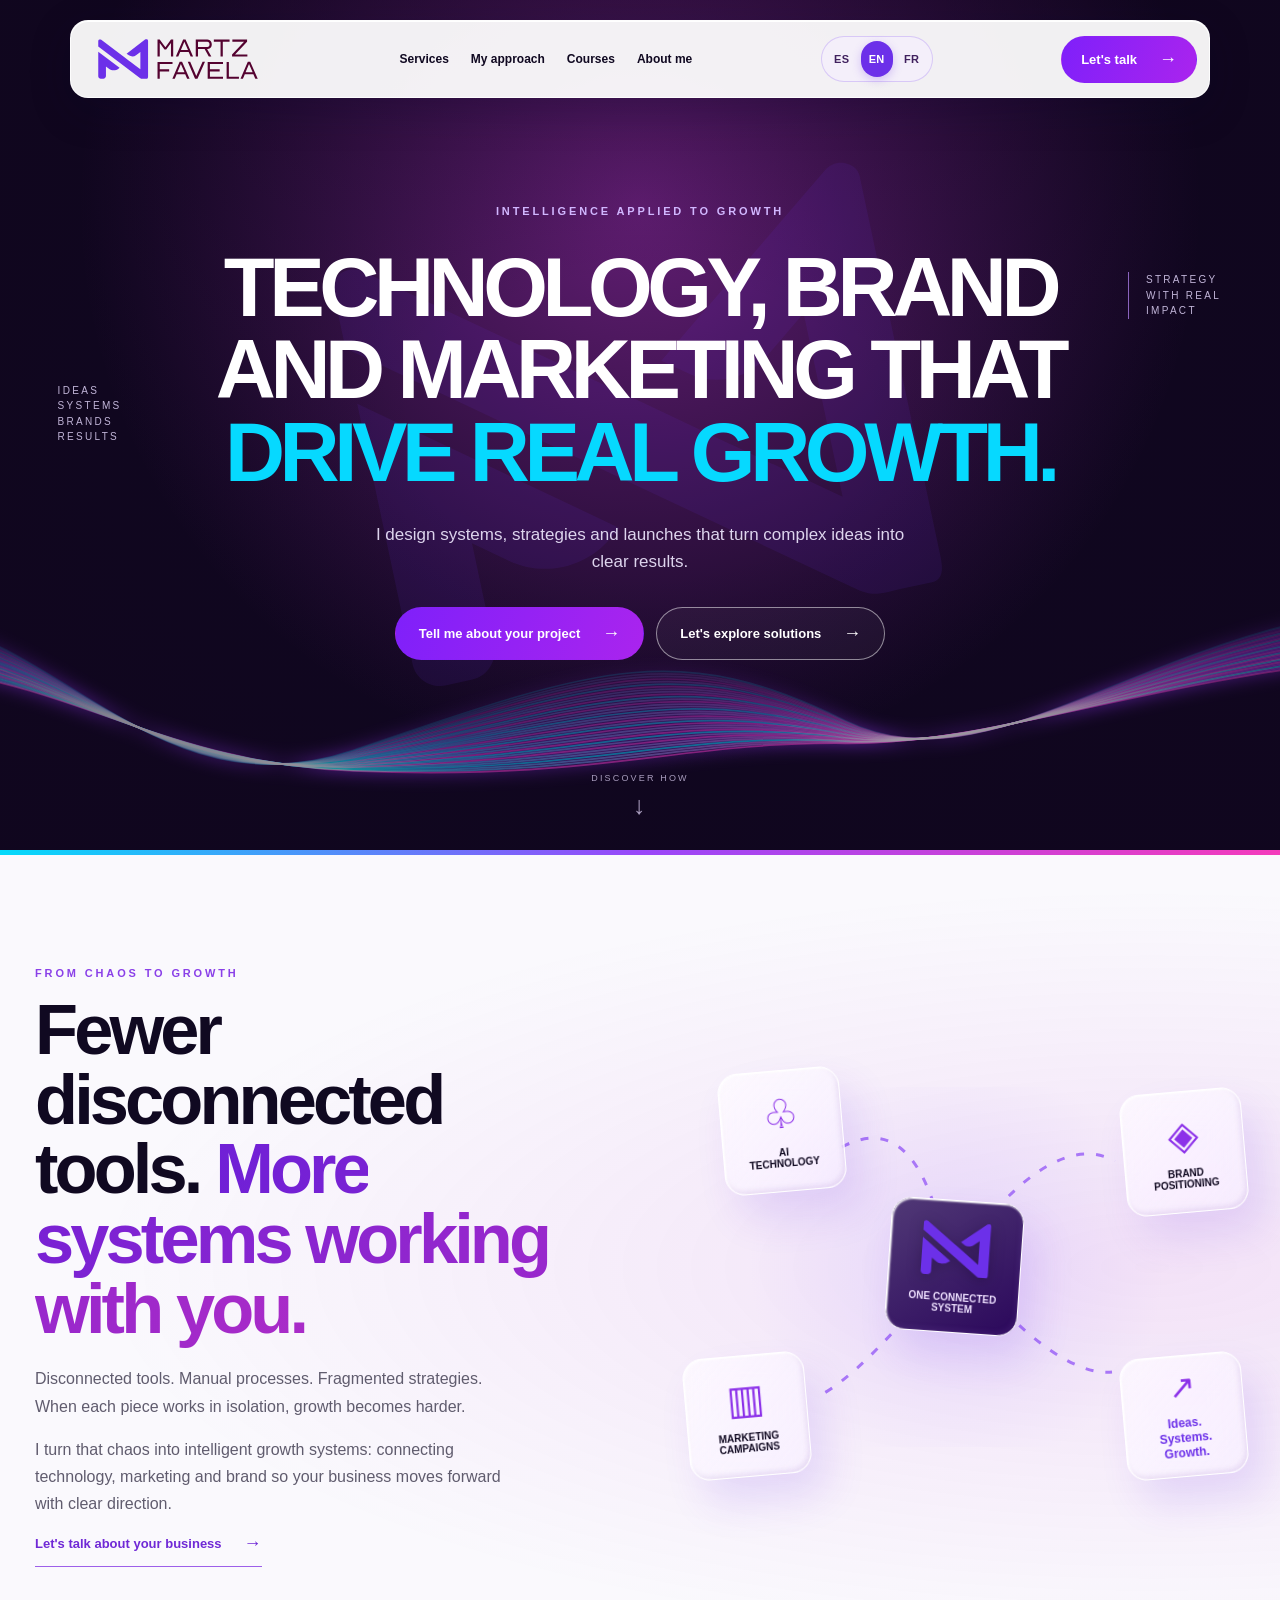
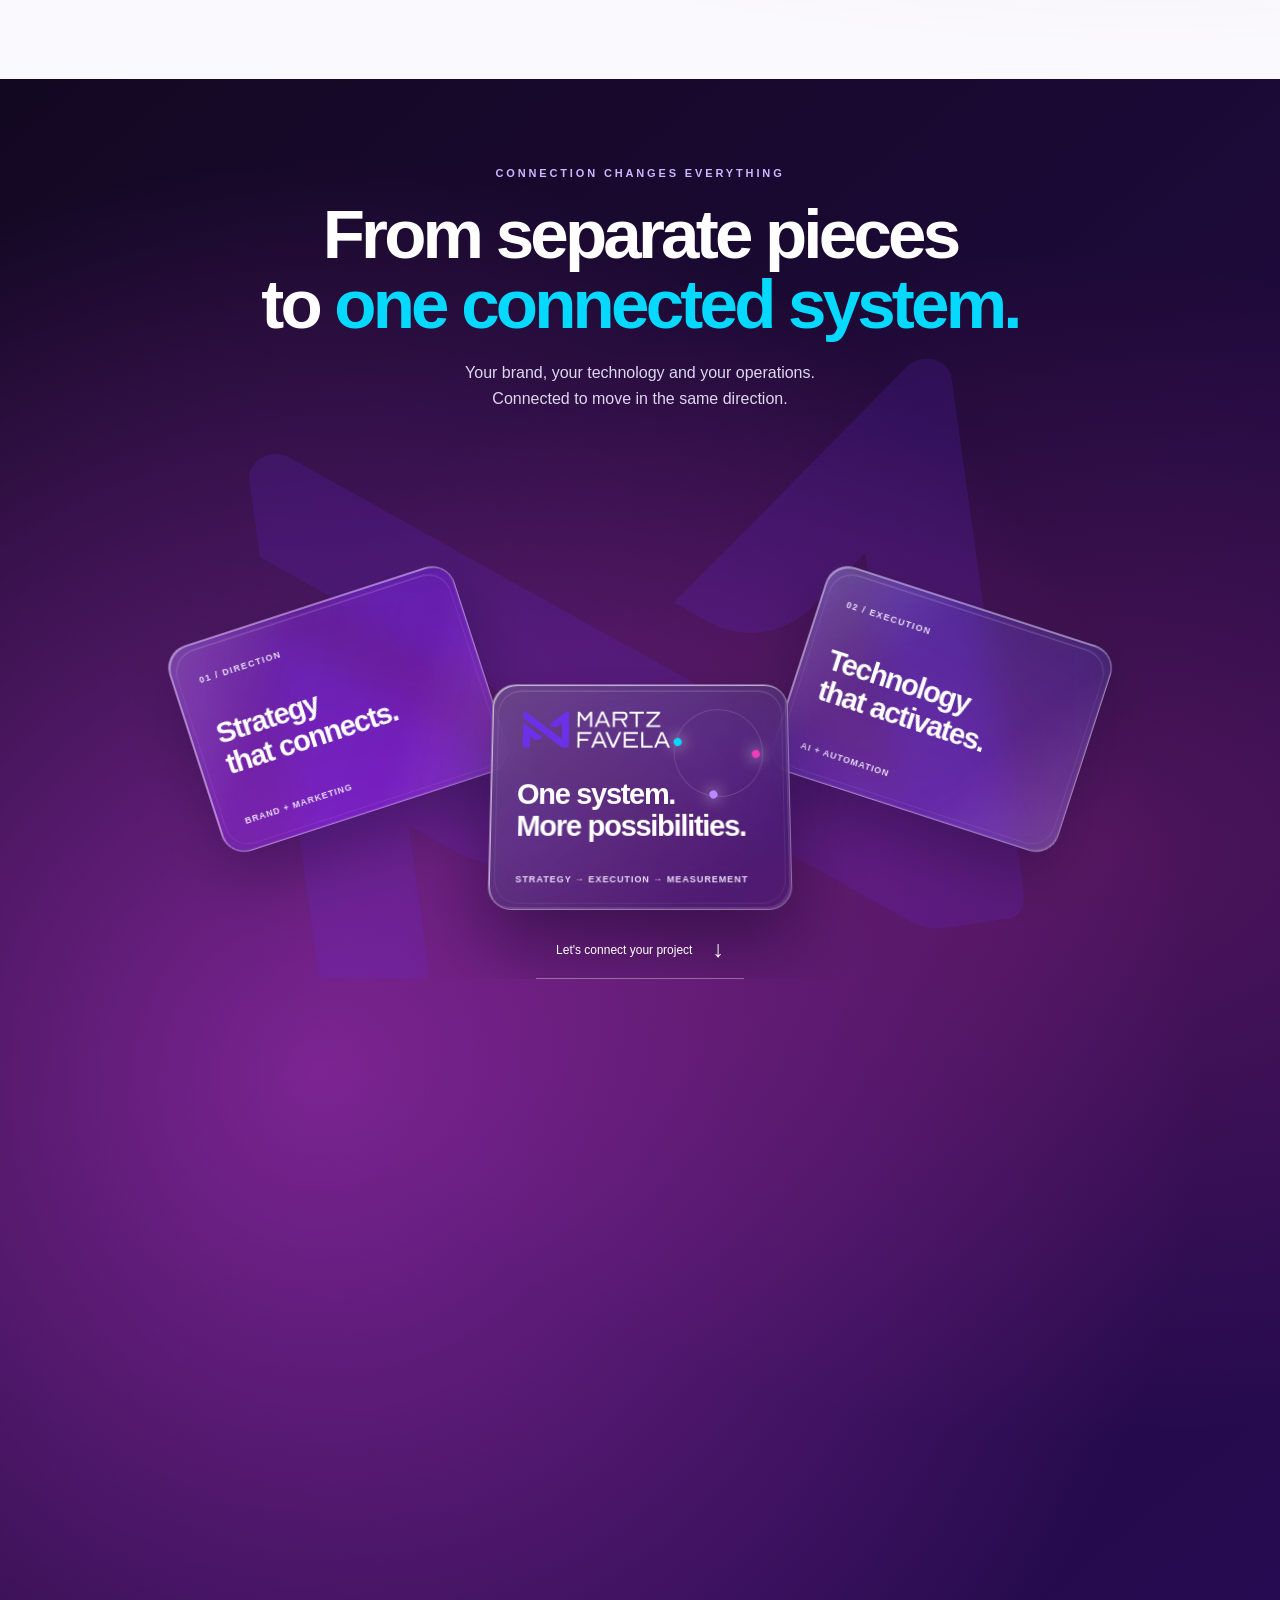
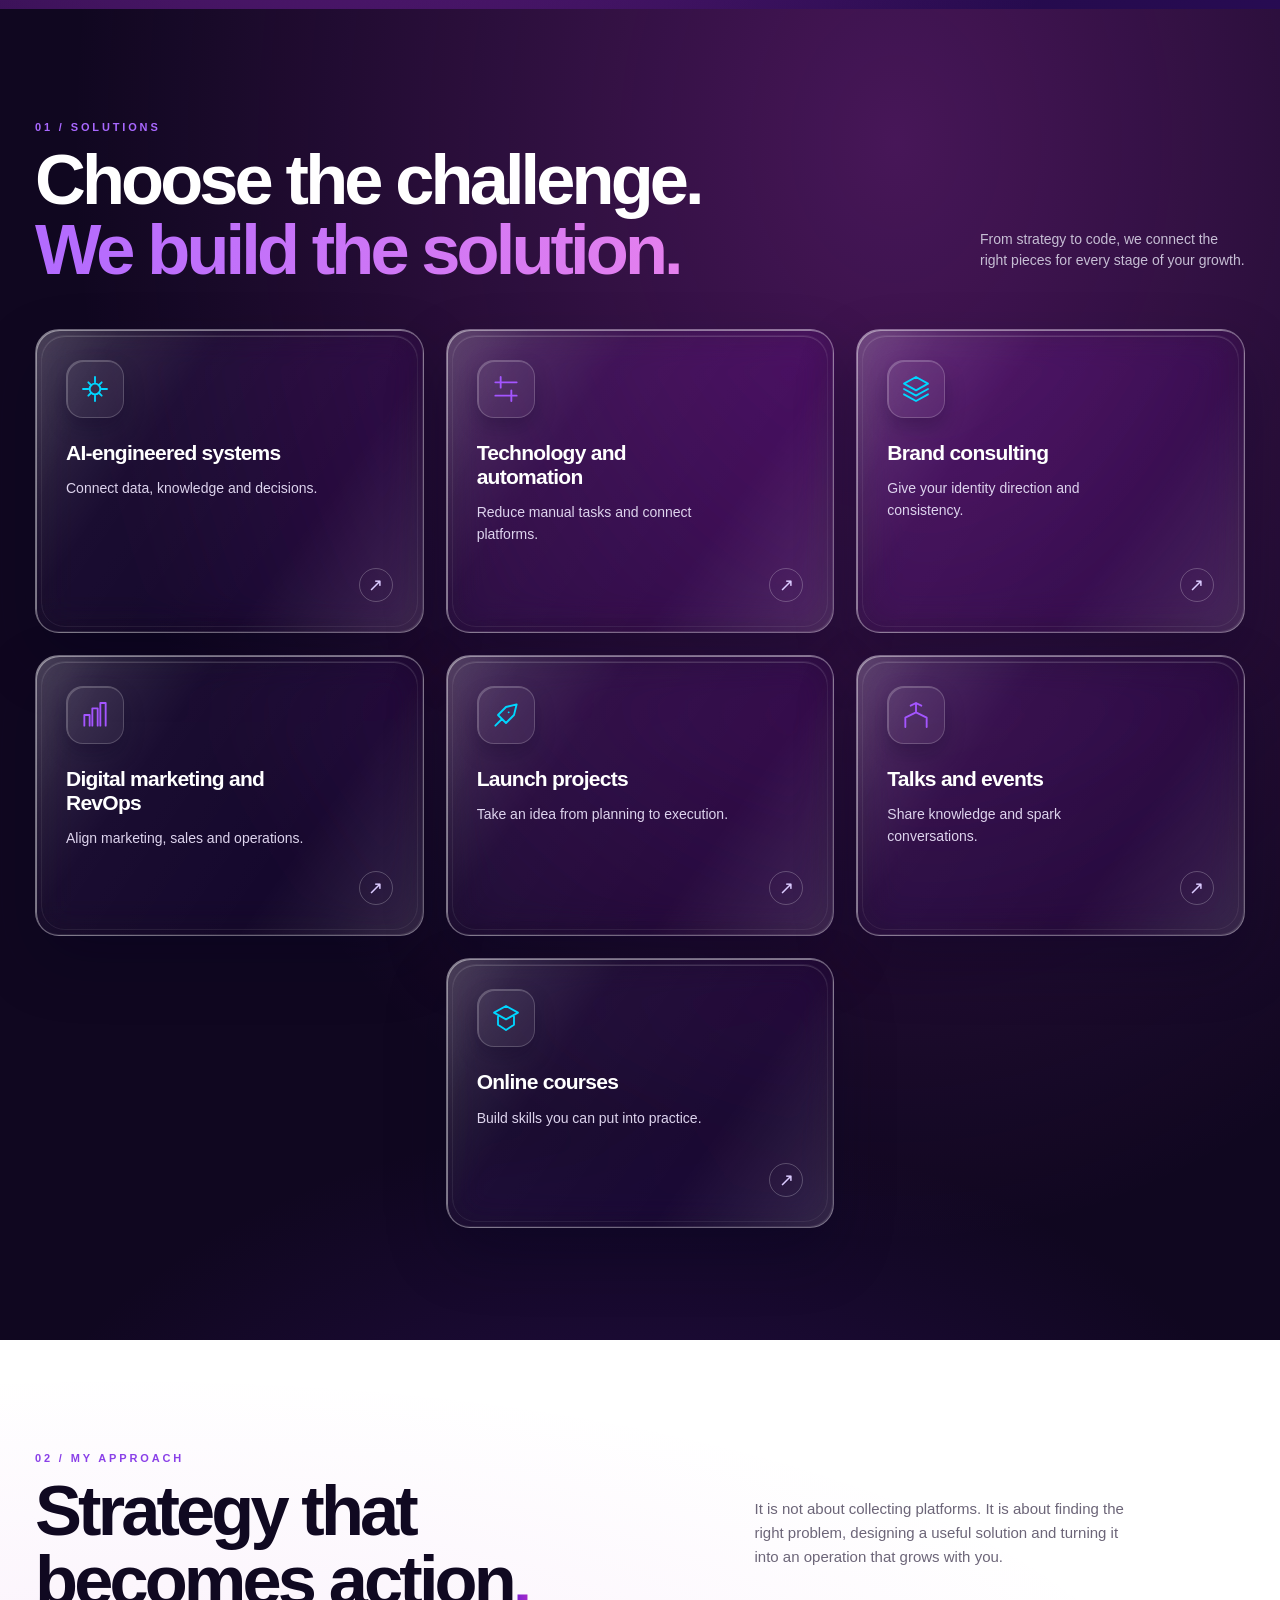
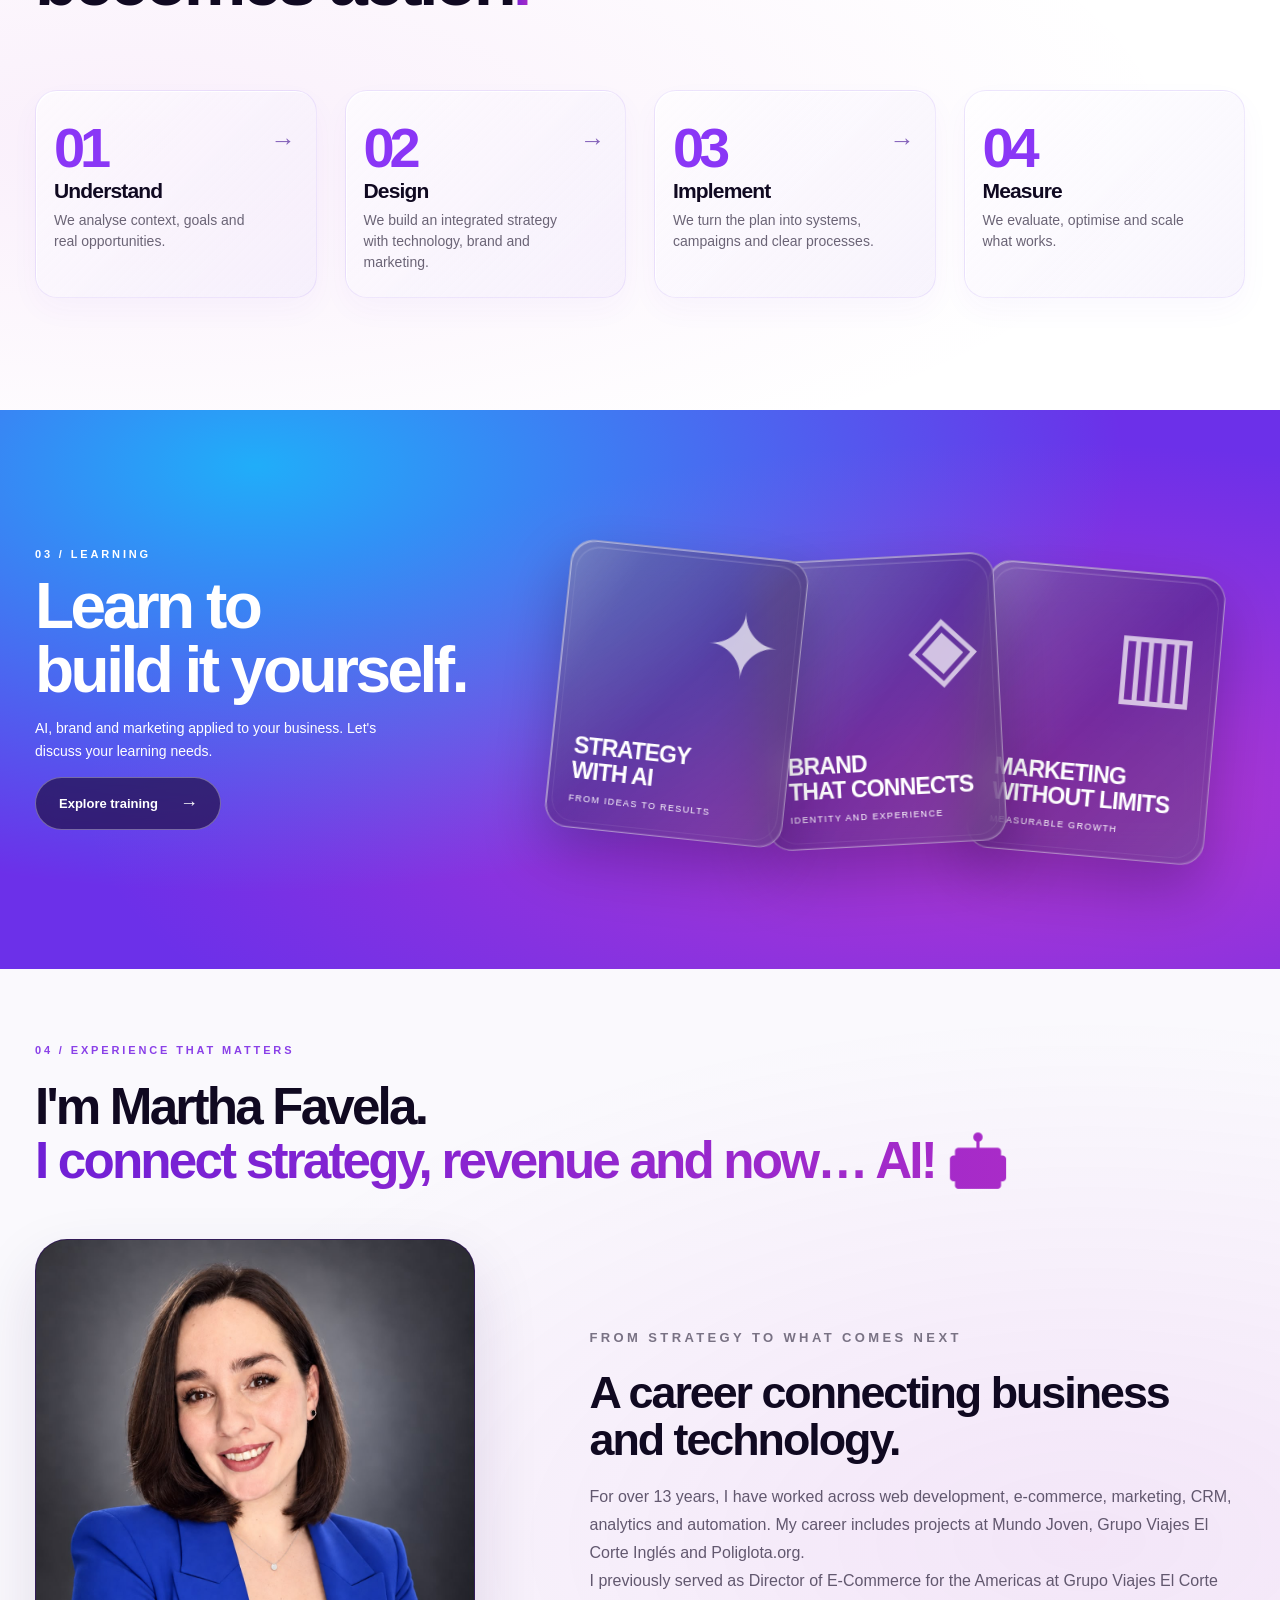
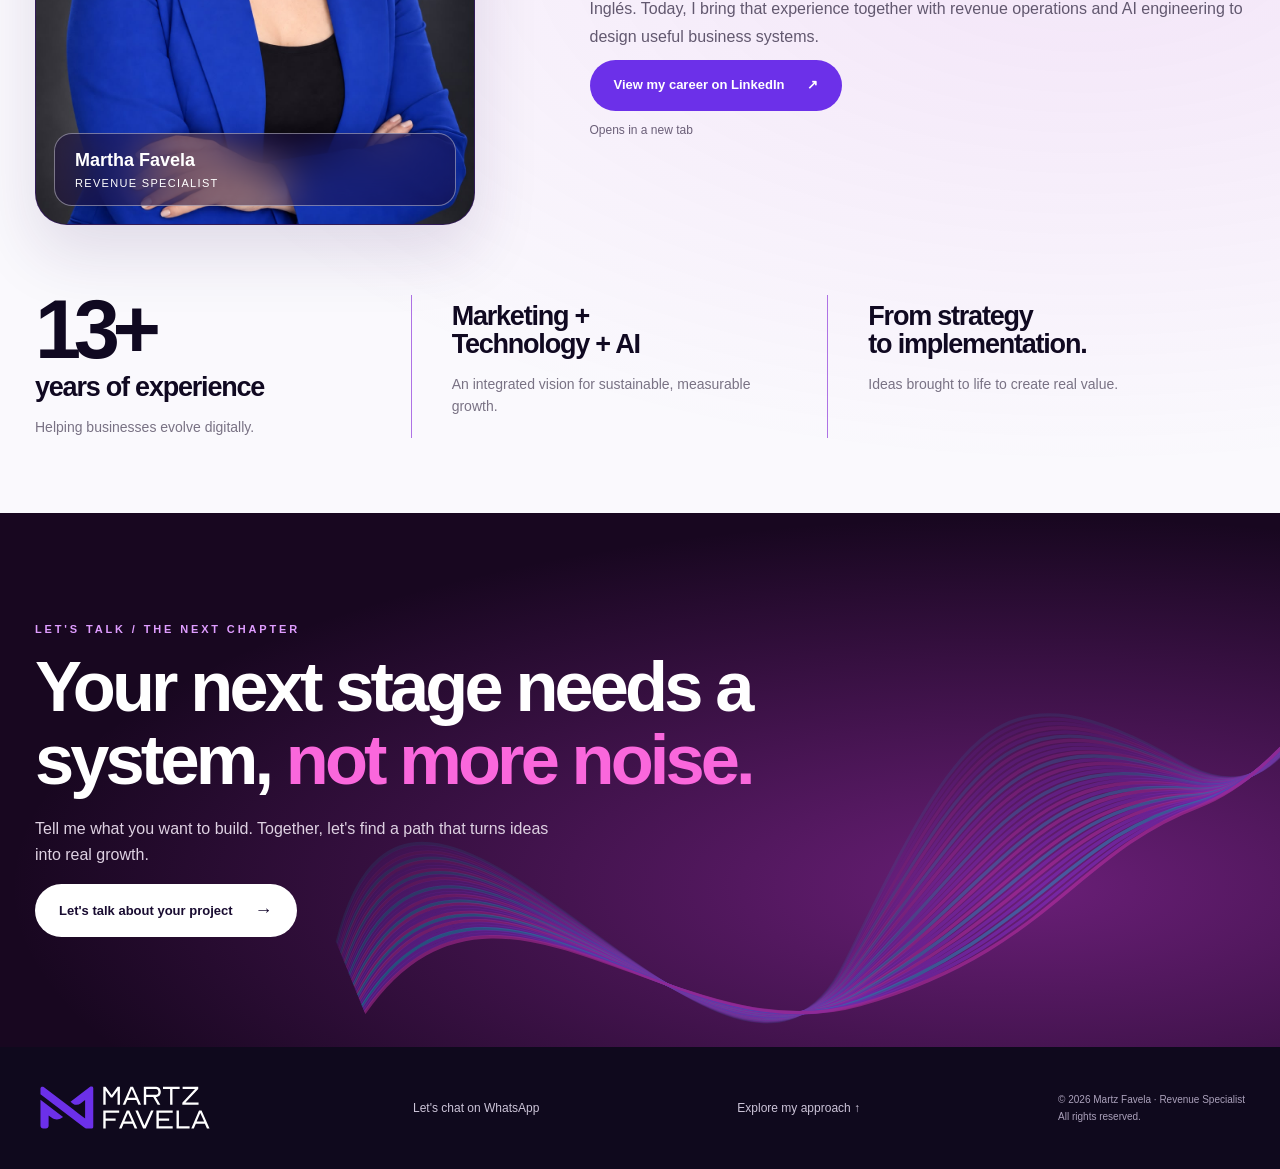
<file: reference/landing-v5/en.html>
<!DOCTYPE html>

<html lang="en">
<head>
<link href="assets/isologo.png" rel="icon" type="image/png"/>
<meta content="noindex, nofollow" name="robots"/>
<meta charset="utf-8"/><meta content="width=device-width, initial-scale=1" name="viewport"/><meta content="#100720" name="theme-color"/>
<title>Martz Favela | Technology, brand and marketing that drive growth</title>
<meta content="Strategy, revenue operations and AI connecting technology, brand and business growth." name="description"/>
<meta content="Martz Favela | Technology, brand and marketing that drive growth" property="og:title"/><meta content="Strategy, revenue operations and AI connecting technology, brand and business growth." property="og:description"/><meta content="website" property="og:type"/>
<link href="styles.css" rel="stylesheet"/>
</head>
<body>
<a class="skip-link" href="#contenido">Skip to content</a>
<div class="progress" id="progress"></div><div aria-hidden="true" class="cursor-glow" id="cursorGlow"></div>
<header class="nav"><a aria-label="Martz Favela, home" class="logo" href="#inicio"><img alt="Martz Favela" class="official-logo" height="60" src="assets/logo-color.svg" width="190"/></a><nav aria-label="Main navigation" class="nav-links" id="navLinks"><a href="#servicios">Services</a><a href="#metodo">My approach</a><a href="#cursos">Courses</a><a href="#sobre-mi">About me</a></nav><nav aria-label="Select language" class="language-switch"><a aria-label="Español" data-language="es" href="index.html" lang="es">ES</a><a aria-current="true" aria-label="English" data-language="en" href="en.html" lang="en">EN</a><a aria-label="Français" data-language="fr" href="fr.html" lang="fr">FR</a></nav><a class="button primary" href="https://wa.me/525662971286?text=Hi%20Martha%2C%20I%20would%20like%20to%20discuss%20my%20project.">Let's talk <span class="arrow">→</span></a><button aria-controls="navLinks" aria-expanded="false" aria-label="Open menu" class="menu-toggle" id="menuToggle">☰</button></header>
<main id="contenido">
<section class="hero gradient-dark" id="inicio"><div class="side-note note-left">Ideas<br/>Systems<br/>Brands<br/>Results</div><div class="side-note note-right">Strategy<br/>with real<br/>impact</div><div class="hero-content container"><img alt="" aria-hidden="true" class="hero-ornament" src="assets/isologo-ornament.svg"/><div class="eyebrow reveal" style="color:#b895f4;margin-bottom:26px">INTELLIGENCE APPLIED TO GROWTH</div><h1 class="reveal">TECHNOLOGY, BRAND <br/>AND MARKETING THAT <span class="cyan-text">DRIVE REAL GROWTH.</span></h1><p class="reveal">I design systems, strategies and launches that turn complex ideas into clear results.</p><div class="hero-actions reveal"><a class="button primary" href="https://wa.me/525662971286?text=Hi%20Martha%2C%20I%20would%20like%20to%20discuss%20my%20project.">Tell me about your project <span class="arrow">→</span></a><a class="button outline" href="https://wa.me/525662971286?text=Hi%20Martha%2C%20I%20would%20like%20to%20discuss%20my%20project.">Let's explore solutions <span class="arrow">→</span></a></div></div><svg aria-hidden="true" class="hero-wave" id="heroWave" preserveaspectratio="none" viewbox="0 0 1500 350"><defs><lineargradient id="waveGradient" x1="0" x2="1" y1="0" y2="0"><stop offset="0" stop-color="#a22ffa"></stop><stop offset=".32" stop-color="#00d9ff"></stop><stop offset=".64" stop-color="#f441ca"></stop><stop offset="1" stop-color="#5525e7"></stop></lineargradient></defs><g id="waveLines"><path d="M -100 92.0 C 140 -60.0, 230 310.0, 470 212.0 S 785 80.0, 950 177.0 S 1280 10.0, 1610 40.0" stroke="#00dfff" style="opacity:0.18;animation-delay:-0.0s"></path><path d="M -100 93.295 C 140 -56.3, 230 307.41, 470 212.74 S 785 83.7, 950 177.814 S 1280 12.96, 1610 41.48" stroke="url(#waveGradient)" style="opacity:0.19799999999999998;animation-delay:-0.17s"></path><path d="M -100 94.59 C 140 -52.6, 230 304.82, 470 213.48 S 785 87.4, 950 178.628 S 1280 15.920000000000002, 1610 42.96" stroke="url(#waveGradient)" style="opacity:0.216;animation-delay:-0.34s"></path><path d="M -100 95.885 C 140 -48.9, 230 302.23, 470 214.22 S 785 91.1, 950 179.442 S 1280 18.880000000000003, 1610 44.44" stroke="#f63ccd" style="opacity:0.23399999999999999;animation-delay:-0.51s"></path><path d="M -100 97.18 C 140 -45.2, 230 299.64, 470 214.96 S 785 94.8, 950 180.256 S 1280 21.840000000000003, 1610 45.92" stroke="url(#waveGradient)" style="opacity:0.252;animation-delay:-0.68s"></path><path d="M -100 98.475 C 140 -41.5, 230 297.05, 470 215.7 S 785 98.5, 950 181.07 S 1280 24.8, 1610 47.4" stroke="#00dfff" style="opacity:0.27;animation-delay:-0.8500000000000001s"></path><path d="M -100 99.77 C 140 -37.8, 230 294.46, 470 216.44 S 785 102.2, 950 181.88400000000001 S 1280 27.76, 1610 48.88" stroke="#f63ccd" style="opacity:0.288;animation-delay:-1.02s"></path><path d="M -100 101.065 C 140 -34.099999999999994, 230 291.87, 470 217.18 S 785 105.9, 950 182.698 S 1280 30.720000000000002, 1610 50.36" stroke="url(#waveGradient)" style="opacity:0.306;animation-delay:-1.1900000000000002s"></path><path d="M -100 102.36 C 140 -30.4, 230 289.28, 470 217.92 S 785 109.6, 950 183.512 S 1280 33.68000000000001, 1610 51.84" stroke="url(#waveGradient)" style="opacity:0.32399999999999995;animation-delay:-1.36s"></path><path d="M -100 103.655 C 140 -26.699999999999996, 230 286.69, 470 218.66 S 785 113.30000000000001, 950 184.326 S 1280 36.64, 1610 53.32" stroke="#f63ccd" style="opacity:0.34199999999999997;animation-delay:-1.53s"></path><path d="M -100 104.95 C 140 -23.0, 230 284.1, 470 219.4 S 785 117.0, 950 185.14 S 1280 39.6, 1610 54.8" stroke="#00dfff" style="opacity:0.36;animation-delay:-1.7000000000000002s"></path><path d="M -100 106.245 C 140 -19.299999999999997, 230 281.51, 470 220.14 S 785 120.7, 950 185.954 S 1280 42.56, 1610 56.28" stroke="url(#waveGradient)" style="opacity:0.378;animation-delay:-1.87s"></path><path d="M -100 107.54 C 140 -15.599999999999994, 230 278.92, 470 220.88 S 785 124.4, 950 186.768 S 1280 45.52, 1610 57.760000000000005" stroke="#f63ccd" style="opacity:0.39599999999999996;animation-delay:-2.04s"></path><path d="M -100 108.83500000000001 C 140 -11.899999999999999, 230 276.33, 470 221.62 S 785 128.1, 950 187.582 S 1280 48.480000000000004, 1610 59.24" stroke="url(#waveGradient)" style="opacity:0.414;animation-delay:-2.21s"></path><path d="M -100 110.13 C 140 -8.199999999999996, 230 273.74, 470 222.36 S 785 131.8, 950 188.39600000000002 S 1280 51.440000000000005, 1610 60.72" stroke="url(#waveGradient)" style="opacity:0.432;animation-delay:-2.3800000000000003s"></path><path d="M -100 111.425 C 140 -4.5, 230 271.15, 470 223.1 S 785 135.5, 950 189.21 S 1280 54.400000000000006, 1610 62.2" stroke="#00dfff" style="opacity:0.44999999999999996;animation-delay:-2.5500000000000003s"></path><path d="M -100 112.72 C 140 -0.7999999999999972, 230 268.56, 470 223.84 S 785 139.2, 950 190.024 S 1280 57.36000000000001, 1610 63.68000000000001" stroke="url(#waveGradient)" style="opacity:0.46799999999999997;animation-delay:-2.72s"></path><path d="M -100 114.015 C 140 2.9000000000000057, 230 265.97, 470 224.58 S 785 142.9, 950 190.838 S 1280 60.32000000000001, 1610 65.16" stroke="url(#waveGradient)" style="opacity:0.486;animation-delay:-2.89s"></path><path d="M -100 115.31 C 140 6.6000000000000085, 230 263.38, 470 225.32 S 785 146.60000000000002, 950 191.65200000000002 S 1280 63.28000000000001, 1610 66.64" stroke="#f63ccd" style="opacity:0.504;animation-delay:-3.06s"></path><path d="M -100 116.60499999999999 C 140 10.299999999999997, 230 260.79, 470 226.06 S 785 150.3, 950 192.466 S 1280 66.24000000000001, 1610 68.12" stroke="url(#waveGradient)" style="opacity:0.522;animation-delay:-3.2300000000000004s"></path><path d="M -100 117.9 C 140 14.0, 230 258.2, 470 226.8 S 785 154.0, 950 193.28 S 1280 69.2, 1610 69.6" stroke="#00dfff" style="opacity:0.54;animation-delay:-3.4000000000000004s"></path><path d="M -100 119.195 C 140 17.700000000000003, 230 255.61, 470 227.54 S 785 157.7, 950 194.094 S 1280 72.16, 1610 71.08" stroke="#f63ccd" style="opacity:0.5579999999999999;animation-delay:-3.5700000000000003s"></path><path d="M -100 120.49 C 140 21.400000000000006, 230 253.02, 470 228.28 S 785 161.4, 950 194.90800000000002 S 1280 75.12, 1610 72.56" stroke="url(#waveGradient)" style="opacity:0.576;animation-delay:-3.74s"></path><path d="M -100 121.785 C 140 25.10000000000001, 230 250.43, 470 229.02 S 785 165.10000000000002, 950 195.722 S 1280 78.08000000000001, 1610 74.04" stroke="url(#waveGradient)" style="opacity:0.594;animation-delay:-3.91s"></path><path d="M -100 123.08 C 140 28.80000000000001, 230 247.84, 470 229.76 S 785 168.8, 950 196.536 S 1280 81.04, 1610 75.52000000000001" stroke="#f63ccd" style="opacity:0.6119999999999999;animation-delay:-4.08s"></path><path d="M -100 124.375 C 140 32.5, 230 245.25, 470 230.5 S 785 172.5, 950 197.35 S 1280 84.0, 1610 77.0" stroke="#00dfff" style="opacity:0.6299999999999999;animation-delay:-4.25s"></path><path d="M -100 125.67 C 140 36.2, 230 242.66, 470 231.24 S 785 176.2, 950 198.164 S 1280 86.96000000000001, 1610 78.48" stroke="url(#waveGradient)" style="opacity:0.6479999999999999;animation-delay:-4.42s"></path><path d="M -100 126.965 C 140 39.900000000000006, 230 240.07, 470 231.98000000000002 S 785 179.9, 950 198.978 S 1280 89.92000000000002, 1610 79.96000000000001" stroke="#f63ccd" style="opacity:0.6659999999999999;animation-delay:-4.590000000000001s"></path><path d="M -100 128.26 C 140 43.60000000000001, 230 237.48000000000002, 470 232.72 S 785 183.60000000000002, 950 199.792 S 1280 92.88000000000001, 1610 81.44" stroke="url(#waveGradient)" style="opacity:0.6839999999999999;animation-delay:-4.760000000000001s"></path><path d="M -100 129.555 C 140 47.30000000000001, 230 234.89, 470 233.46 S 785 187.3, 950 200.606 S 1280 95.84000000000002, 1610 82.92000000000002" stroke="url(#waveGradient)" style="opacity:0.702;animation-delay:-4.930000000000001s"></path><path d="M -100 130.85 C 140 51.0, 230 232.3, 470 234.2 S 785 191.0, 950 201.42000000000002 S 1280 98.80000000000001, 1610 84.4" stroke="#00dfff" style="opacity:0.72;animation-delay:-5.1000000000000005s"></path><path d="M -100 132.14499999999998 C 140 54.7, 230 229.71, 470 234.94 S 785 194.7, 950 202.234 S 1280 101.76, 1610 85.88" stroke="url(#waveGradient)" style="opacity:0.738;animation-delay:-5.2700000000000005s"></path><path d="M -100 133.44 C 140 58.400000000000006, 230 227.12, 470 235.68 S 785 198.4, 950 203.048 S 1280 104.72000000000001, 1610 87.36000000000001" stroke="url(#waveGradient)" style="opacity:0.756;animation-delay:-5.44s"></path><path d="M -100 134.735 C 140 62.10000000000001, 230 224.53, 470 236.42000000000002 S 785 202.10000000000002, 950 203.862 S 1280 107.68, 1610 88.84" stroke="#f63ccd" style="opacity:0.774;animation-delay:-5.61s"></path></g></svg><a class="scroll-cue" href="#filosofia">Discover how</a></section>
<div class="story-bar"></div>
<section class="intro section" id="filosofia"><div class="container intro-layout"><div class="reveal"><div class="eyebrow">FROM CHAOS TO GROWTH</div><h2>Fewer disconnected tools. <span class="grad-text">More systems working with you.</span></h2><p>Disconnected tools. Manual processes. Fragmented strategies. When each piece works in isolation, growth becomes harder.</p><p>I turn that chaos into intelligent growth systems: connecting technology, marketing and brand so your business moves forward with clear direction.</p><a class="inline-link" href="https://wa.me/525662971286?text=Hi%20Martha%2C%20I%20would%20like%20to%20discuss%20my%20project.">Let's talk about your business <span class="arrow">→</span></a></div><div aria-label="Connected AI, brand and marketing" class="network reveal"><svg aria-hidden="true" viewbox="0 0 500 420"><path d="M135 90Q210 50 238 191M250 200Q345 70 408 104M248 200Q160 315 110 340M257 210Q350 320 405 315"></path></svg><div class="node ai"><span>♧</span><small>AI<br/>TECHNOLOGY</small></div><div class="node brand"><span>◈</span><small>BRAND<br/>POSITIONING</small></div><div class="node marketing"><span>▥</span><small>MARKETING<br/>CAMPAIGNS</small></div><div class="node center"><img alt="" class="node-isologo" src="assets/isologo-ornament.svg"/><small>ONE CONNECTED SYSTEM</small></div><div class="node growth"><span aria-hidden="true">↗</span><small>Ideas.<br/>Systems.<br/>Growth.</small></div></div></div></section>
<section aria-labelledby="scene-title" class="connection-scene" id="transformacion">
<div class="scene-sticky">
<div class="scene-heading container"><div class="eyebrow">CONNECTION CHANGES EVERYTHING</div><h2 id="scene-title">From separate pieces<br/>to <span>one connected system.</span></h2><p>Your brand, your technology and your operations.<br/>Connected to move in the same direction.</p></div>
<div aria-label="Connected strategy, technology and operations" class="glass-stage">
<img alt="" aria-hidden="true" class="scene-watermark" src="assets/isologo-ornament.svg"/>
<div class="scene-card scene-left glass-panel"><span class="card-index">01 / DIRECTION</span><h3>Strategy<br/>that connects.</h3><span class="card-foot">BRAND + MARKETING</span></div>
<div class="scene-card scene-right glass-panel"><span class="card-index">02 / EXECUTION</span><h3>Technology<br/>that activates.</h3><span class="card-foot">AI + AUTOMATION</span></div>
<div class="scene-card scene-main glass-panel"><img alt="Martz Favela" class="scene-logo" src="assets/logo-white.svg"/><div aria-hidden="true" class="system-orbit"><i></i><i></i><i></i></div><h3>One system.<br/>More possibilities.</h3><span class="card-foot">STRATEGY → EXECUTION → MEASUREMENT</span></div>
</div>
<a class="scene-next" href="https://wa.me/525662971286?text=Hi%20Martha%2C%20I%20would%20like%20to%20discuss%20my%20project.">Let's connect your project <span>↓</span></a>
</div>
</section>
<section class="services section gradient-dark" id="servicios"><div class="container"><div class="split-heading reveal"><div><div class="eyebrow" style="color:#a968ff">01 / SOLUTIONS</div><h2>Choose the challenge.<br/><span class="grad-text">We build the solution.</span></h2></div><p>From strategy to code, we connect the right pieces for every stage of your growth.</p></div><div class="service-grid stagger"><a aria-controls="caso-0" aria-haspopup="dialog" class="service-card reveal" href="#caso-0" id="servicio-0" style="--i:0"><div aria-hidden="true" class="icon"><svg fill="none" stroke="currentColor" stroke-linecap="round" stroke-linejoin="round" stroke-width="1.4" viewbox="0 0 24 24"><path d="M12 3v4m0 10v4M3 12h4m10 0h4M7 7l2 2m6 6 2 2M7 17l2-2m6-6 2-2"></path><circle cx="12" cy="12" r="4"></circle></svg></div><h3>AI-engineered systems</h3><p class="service-description">Connect data, knowledge and decisions.</p><span class="mini-arrow">↗</span></a><a aria-controls="caso-1" aria-haspopup="dialog" class="service-card reveal" href="#caso-1" id="servicio-1" style="--i:1"><div aria-hidden="true" class="icon"><svg fill="none" stroke="currentColor" stroke-linecap="round" stroke-linejoin="round" stroke-width="1.4" viewbox="0 0 24 24"><path d="M4 7h16M4 17h16M8 3v8m8 2v8"></path></svg></div><h3>Technology and automation</h3><p class="service-description">Reduce manual tasks and connect platforms.</p><span class="mini-arrow">↗</span></a><a aria-controls="caso-2" aria-haspopup="dialog" class="service-card reveal" href="#caso-2" id="servicio-2" style="--i:2"><div aria-hidden="true" class="icon"><svg fill="none" stroke="currentColor" stroke-linecap="round" stroke-linejoin="round" stroke-width="1.4" viewbox="0 0 24 24"><path d="M12 3 3 8l9 5 9-5-9-5Zm-9 9 9 5 9-5M3 16l9 5 9-5"></path></svg></div><h3>Brand consulting</h3><p class="service-description">Give your identity direction and consistency.</p><span class="mini-arrow">↗</span></a><a aria-controls="caso-3" aria-haspopup="dialog" class="service-card reveal" href="#caso-3" id="servicio-3" style="--i:3"><div aria-hidden="true" class="icon"><svg fill="none" stroke="currentColor" stroke-linecap="round" stroke-linejoin="round" stroke-width="1.4" viewbox="0 0 24 24"><path d="M4 20V12h4v8M10 20V7h4v13M16 20V3h4v17"></path></svg></div><h3>Digital marketing and RevOps</h3><p class="service-description">Align marketing, sales and operations.</p><span class="mini-arrow">↗</span></a><a aria-controls="caso-4" aria-haspopup="dialog" class="service-card reveal" href="#caso-4" id="servicio-4" style="--i:4"><div aria-hidden="true" class="icon"><svg fill="none" stroke="currentColor" stroke-linecap="round" stroke-linejoin="round" stroke-width="1.4" viewbox="0 0 24 24"><path d="M4 20 9 15m0 0-3-3 6-6 8-2-2 8-6 6-3-3Zm5-5h.01"></path></svg></div><h3>Launch projects</h3><p class="service-description">Take an idea from planning to execution.</p><span class="mini-arrow">↗</span></a><a aria-controls="caso-5" aria-haspopup="dialog" class="service-card reveal" href="#caso-5" id="servicio-5" style="--i:5"><div aria-hidden="true" class="icon"><svg fill="none" stroke="currentColor" stroke-linecap="round" stroke-linejoin="round" stroke-width="1.4" viewbox="0 0 24 24"><path d="M4 21v-7m0 0 8-4 8 4v7M12 3v7M8 5l4-2 4 2"></path></svg></div><h3>Talks and events</h3><p class="service-description">Share knowledge and spark conversations.</p><span class="mini-arrow">↗</span></a><a aria-controls="caso-6" aria-haspopup="dialog" class="service-card reveal" href="#caso-6" id="servicio-6" style="--i:6"><div aria-hidden="true" class="icon"><svg fill="none" stroke="currentColor" stroke-linecap="round" stroke-linejoin="round" stroke-width="1.4" viewbox="0 0 24 24"><path d="M3 8l9-5 9 5-9 5-9-5Zm3 3v6l6 4 6-4v-6"></path></svg></div><h3>Online courses</h3><p class="service-description">Build skills you can put into practice.</p><span class="mini-arrow">↗</span></a></div></div></section>
<section class="method section" id="metodo"><div class="container"><div class="method-top"><div class="reveal"><div class="eyebrow">02 / MY APPROACH</div><h2>Strategy that<br/>becomes action<span class="grad-text">.</span></h2></div><p class="reveal">It is not about collecting platforms. It is about finding the right problem, designing a useful solution and turning it into an operation that grows with you.</p></div><div class="method-grid stagger"><div class="step reveal" style="--i:0"><div class="step-number">01</div><h3>Understand</h3><p>We analyse context, goals and real opportunities.</p></div><div class="step reveal" style="--i:1"><div class="step-number">02</div><h3>Design</h3><p>We build an integrated strategy with technology, brand and marketing.</p></div><div class="step reveal" style="--i:2"><div class="step-number">03</div><h3>Implement</h3><p>We turn the plan into systems, campaigns and clear processes.</p></div><div class="step reveal" style="--i:3"><div class="step-number">04</div><h3>Measure</h3><p>We evaluate, optimise and scale what works.</p></div></div></div></section>
<section class="courses section" id="cursos"><div class="container courses-layout"><div class="reveal"><div class="eyebrow">03 / LEARNING</div><h2>Learn to<br/>build it yourself.</h2><p>AI, brand and marketing applied to your business. Let's discuss your learning needs.</p><a class="button dark" href="https://wa.me/525662971286?text=Hi%20Martha%2C%20I%20would%20like%20to%20discuss%20my%20project.">Explore training <span class="arrow">→</span></a></div><div aria-label="Learning areas" class="course-deck reveal"><div class="course-card one"><div class="course-glyph">✦</div><h3>STRATEGY<br/>WITH AI</h3><small>FROM IDEAS TO RESULTS</small></div><div class="course-card two"><div class="course-glyph">◈</div><h3>BRAND<br/>THAT CONNECTS</h3><small>IDENTITY AND EXPERIENCE</small></div><div class="course-card three"><div class="course-glyph">▥</div><h3>MARKETING<br/>WITHOUT LIMITS</h3><small>MEASURABLE GROWTH</small></div></div></div></section>
<section class="experience" id="sobre-mi"><div class="container"><div class="eyebrow reveal" style="margin-bottom:24px">04 / EXPERIENCE THAT MATTERS</div><h2 class="about-title reveal">I'm Martha Favela.<br/><span class="grad-text">I connect strategy, revenue and now… AI! 🤖</span></h2><div class="career-layout"><figure class="career-photo reveal"><img alt="Portrait of Martha Favela" decoding="async" height="1448" loading="lazy" src="assets/martha-favela.jpg" width="1086"/><figcaption>Martha Favela <span>Revenue Specialist</span></figcaption></figure><div class="career-copy reveal"><p class="eyebrow">FROM STRATEGY TO WHAT COMES NEXT</p><h3>A career connecting business and technology.</h3><p>For over 13 years, I have worked across web development, e-commerce, marketing, CRM, analytics and automation. My career includes projects at Mundo Joven, Grupo Viajes El Corte Inglés and Poliglota.org.</p><p>I previously served as Director of E-Commerce for the Americas at Grupo Viajes El Corte Inglés. Today, I bring that experience together with revenue operations and AI engineering to design useful business systems.</p><a class="button linkedin-button" href="https://www.linkedin.com/in/marthafavela" rel="noopener noreferrer" target="_blank">View my career on LinkedIn <span aria-hidden="true">↗</span></a><small>Opens in a new tab</small></div></div><div class="experience-grid stagger"><div class="reveal" style="--i:0"><strong>13+</strong><h3>years of experience</h3><p>Helping businesses evolve digitally.</p></div><div class="reveal" style="--i:1"><h3>Marketing +<br/>Technology + AI</h3><p>An integrated vision for sustainable, measurable growth.</p></div><div class="reveal" style="--i:2"><h3>From strategy<br/>to implementation.</h3><p>Ideas brought to life to create real value.</p></div></div></div></section>
<section class="contact" id="contacto"><svg aria-hidden="true" class="contact-wave" preserveaspectratio="none" viewbox="0 0 1500 350"><g id="contactWaveLines"><path d="M -100 92.0 C 140 -60.0, 230 310.0, 470 212.0 S 785 80.0, 950 177.0 S 1280 10.0, 1610 40.0" opacity="0.15" stroke="#07d9ff"></path><path d="M -100 93.295 C 140 -56.3, 230 307.41, 470 212.74 S 785 83.7, 950 177.814 S 1280 12.96, 1610 41.48" opacity="0.16599999999999998" stroke="#9639ff"></path><path d="M -100 94.59 C 140 -52.6, 230 304.82, 470 213.48 S 785 87.4, 950 178.628 S 1280 15.920000000000002, 1610 42.96" opacity="0.182" stroke="#9639ff"></path><path d="M -100 95.885 C 140 -48.9, 230 302.23, 470 214.22 S 785 91.1, 950 179.442 S 1280 18.880000000000003, 1610 44.44" opacity="0.198" stroke="#f83dc9"></path><path d="M -100 97.18 C 140 -45.2, 230 299.64, 470 214.96 S 785 94.8, 950 180.256 S 1280 21.840000000000003, 1610 45.92" opacity="0.214" stroke="#9639ff"></path><path d="M -100 98.475 C 140 -41.5, 230 297.05, 470 215.7 S 785 98.5, 950 181.07 S 1280 24.8, 1610 47.4" opacity="0.22999999999999998" stroke="#07d9ff"></path><path d="M -100 99.77 C 140 -37.8, 230 294.46, 470 216.44 S 785 102.2, 950 181.88400000000001 S 1280 27.76, 1610 48.88" opacity="0.246" stroke="#f83dc9"></path><path d="M -100 101.065 C 140 -34.099999999999994, 230 291.87, 470 217.18 S 785 105.9, 950 182.698 S 1280 30.720000000000002, 1610 50.36" opacity="0.262" stroke="#9639ff"></path><path d="M -100 102.36 C 140 -30.4, 230 289.28, 470 217.92 S 785 109.6, 950 183.512 S 1280 33.68000000000001, 1610 51.84" opacity="0.278" stroke="#9639ff"></path><path d="M -100 103.655 C 140 -26.699999999999996, 230 286.69, 470 218.66 S 785 113.30000000000001, 950 184.326 S 1280 36.64, 1610 53.32" opacity="0.29400000000000004" stroke="#f83dc9"></path><path d="M -100 104.95 C 140 -23.0, 230 284.1, 470 219.4 S 785 117.0, 950 185.14 S 1280 39.6, 1610 54.8" opacity="0.31" stroke="#07d9ff"></path><path d="M -100 106.245 C 140 -19.299999999999997, 230 281.51, 470 220.14 S 785 120.7, 950 185.954 S 1280 42.56, 1610 56.28" opacity="0.32599999999999996" stroke="#9639ff"></path><path d="M -100 107.54 C 140 -15.599999999999994, 230 278.92, 470 220.88 S 785 124.4, 950 186.768 S 1280 45.52, 1610 57.760000000000005" opacity="0.34199999999999997" stroke="#f83dc9"></path><path d="M -100 108.83500000000001 C 140 -11.899999999999999, 230 276.33, 470 221.62 S 785 128.1, 950 187.582 S 1280 48.480000000000004, 1610 59.24" opacity="0.358" stroke="#9639ff"></path><path d="M -100 110.13 C 140 -8.199999999999996, 230 273.74, 470 222.36 S 785 131.8, 950 188.39600000000002 S 1280 51.440000000000005, 1610 60.72" opacity="0.374" stroke="#9639ff"></path><path d="M -100 111.425 C 140 -4.5, 230 271.15, 470 223.1 S 785 135.5, 950 189.21 S 1280 54.400000000000006, 1610 62.2" opacity="0.39" stroke="#07d9ff"></path><path d="M -100 112.72 C 140 -0.7999999999999972, 230 268.56, 470 223.84 S 785 139.2, 950 190.024 S 1280 57.36000000000001, 1610 63.68000000000001" opacity="0.406" stroke="#9639ff"></path><path d="M -100 114.015 C 140 2.9000000000000057, 230 265.97, 470 224.58 S 785 142.9, 950 190.838 S 1280 60.32000000000001, 1610 65.16" opacity="0.42200000000000004" stroke="#9639ff"></path><path d="M -100 115.31 C 140 6.6000000000000085, 230 263.38, 470 225.32 S 785 146.60000000000002, 950 191.65200000000002 S 1280 63.28000000000001, 1610 66.64" opacity="0.43800000000000006" stroke="#f83dc9"></path><path d="M -100 116.60499999999999 C 140 10.299999999999997, 230 260.79, 470 226.06 S 785 150.3, 950 192.466 S 1280 66.24000000000001, 1610 68.12" opacity="0.45399999999999996" stroke="#9639ff"></path><path d="M -100 117.9 C 140 14.0, 230 258.2, 470 226.8 S 785 154.0, 950 193.28 S 1280 69.2, 1610 69.6" opacity="0.47" stroke="#07d9ff"></path><path d="M -100 119.195 C 140 17.700000000000003, 230 255.61, 470 227.54 S 785 157.7, 950 194.094 S 1280 72.16, 1610 71.08" opacity="0.486" stroke="#f83dc9"></path><path d="M -100 120.49 C 140 21.400000000000006, 230 253.02, 470 228.28 S 785 161.4, 950 194.90800000000002 S 1280 75.12, 1610 72.56" opacity="0.502" stroke="#9639ff"></path><path d="M -100 121.785 C 140 25.10000000000001, 230 250.43, 470 229.02 S 785 165.10000000000002, 950 195.722 S 1280 78.08000000000001, 1610 74.04" opacity="0.518" stroke="#9639ff"></path><path d="M -100 123.08 C 140 28.80000000000001, 230 247.84, 470 229.76 S 785 168.8, 950 196.536 S 1280 81.04, 1610 75.52000000000001" opacity="0.534" stroke="#f83dc9"></path><path d="M -100 124.375 C 140 32.5, 230 245.25, 470 230.5 S 785 172.5, 950 197.35 S 1280 84.0, 1610 77.0" opacity="0.55" stroke="#07d9ff"></path><path d="M -100 125.67 C 140 36.2, 230 242.66, 470 231.24 S 785 176.2, 950 198.164 S 1280 86.96000000000001, 1610 78.48" opacity="0.5660000000000001" stroke="#9639ff"></path><path d="M -100 126.965 C 140 39.900000000000006, 230 240.07, 470 231.98000000000002 S 785 179.9, 950 198.978 S 1280 89.92000000000002, 1610 79.96000000000001" opacity="0.582" stroke="#f83dc9"></path><path d="M -100 128.26 C 140 43.60000000000001, 230 237.48000000000002, 470 232.72 S 785 183.60000000000002, 950 199.792 S 1280 92.88000000000001, 1610 81.44" opacity="0.598" stroke="#9639ff"></path><path d="M -100 129.555 C 140 47.30000000000001, 230 234.89, 470 233.46 S 785 187.3, 950 200.606 S 1280 95.84000000000002, 1610 82.92000000000002" opacity="0.614" stroke="#9639ff"></path><path d="M -100 130.85 C 140 51.0, 230 232.3, 470 234.2 S 785 191.0, 950 201.42000000000002 S 1280 98.80000000000001, 1610 84.4" opacity="0.63" stroke="#07d9ff"></path><path d="M -100 132.14499999999998 C 140 54.7, 230 229.71, 470 234.94 S 785 194.7, 950 202.234 S 1280 101.76, 1610 85.88" opacity="0.646" stroke="#9639ff"></path><path d="M -100 133.44 C 140 58.400000000000006, 230 227.12, 470 235.68 S 785 198.4, 950 203.048 S 1280 104.72000000000001, 1610 87.36000000000001" opacity="0.662" stroke="#9639ff"></path><path d="M -100 134.735 C 140 62.10000000000001, 230 224.53, 470 236.42000000000002 S 785 202.10000000000002, 950 203.862 S 1280 107.68, 1610 88.84" opacity="0.678" stroke="#f83dc9"></path></g></svg><div class="container contact-inner reveal"><div class="eyebrow" style="color:#df9dff">LET'S TALK / THE NEXT CHAPTER</div><h2>Your next stage needs a system, <span style="color:#fa67dc">not more noise.</span></h2><p>Tell me what you want to build. Together, let's find a path that turns ideas into real growth.</p><a class="button light" href="https://wa.me/525662971286?text=Hi%20Martha%2C%20I%20would%20like%20to%20discuss%20my%20project.">Let's talk about your project <span class="arrow">→</span></a></div></section>
</main>
<footer class="footer"><div class="container footer-grid"><a class="logo" href="#inicio"><img alt="Martz Favela" class="official-logo" height="60" src="assets/logo-white.svg" width="190"/></a><div><a href="https://wa.me/525662971286?text=Hi%20Martha%2C%20I%20would%20like%20to%20discuss%20my%20project.">Let's chat on WhatsApp</a></div><div><a href="#sobre-mi">Explore my approach ↑</a></div><small>© <span id="year">2026</span> Martz Favela · Revenue Specialist<br/>All rights reserved.</small></div></footer>
<details class="offline-menu"><summary aria-label="Open navigation menu"><span aria-hidden="true" class="hamburger"><i></i><i></i></span><span>Menu</span></summary><nav aria-label="Navigation"><a href="#servicios">Services</a><a href="#metodo">My approach</a><a href="#cursos">Learning</a><a href="#sobre-mi">About me</a><a href="#contacto">Contact</a></nav></details><a aria-label="Chat on WhatsApp" class="mobile-whatsapp" href="https://wa.me/525662971286?text=Hi%20Martha%2C%20I%20would%20like%20to%20discuss%20my%20project."><svg aria-hidden="true" fill="none" stroke="currentColor" stroke-width="1.7" viewbox="0 0 24 24"><path d="M20 11.5a8 8 0 0 1-12 7L3 20l1.5-5a8 8 0 1 1 15.5-3.5Z"></path><path d="M8 7c-2 3 3 8 6 8l2-2-3-1-1 1-2-2 1-1-1-3Z"></path></svg></a><section aria-labelledby="titulo-caso-0" class="case-modal" id="caso-0" role="dialog" tabindex="-1"><div class="case-panel"><a aria-label="Close practical example" class="case-close" href="#servicio-0">×</a><p class="eyebrow">ILLUSTRATIVE EXAMPLE</p><h2 id="titulo-caso-0">AI-engineered systems</h2><h3>The challenge</h3><p>A distributor receives repeated enquiries about products and availability.</p><h3>Our approach</h3><p>An AI assistant checks approved documentation and guides the team; sensitive decisions are referred to a person.</p><div class="case-benefit"><h3>Business benefit</h3><p>Make knowledge easier to access and free up the team's time for higher-value enquiries.</p></div><a class="button primary" href="https://wa.me/525662971286?text=Hi%20Martha%2C%20I%20am%20interested%20in%20AI-engineered%20systems.%20I%20would%20like%20to%20discuss%20my%20business.">Chat on WhatsApp <span aria-hidden="true">↗</span></a><small>Hypothetical scenario; not a client case study or a guarantee of results.</small></div></section><section aria-labelledby="titulo-caso-1" class="case-modal" id="caso-1" role="dialog" tabindex="-1"><div class="case-panel"><a aria-label="Close practical example" class="case-close" href="#servicio-1">×</a><p class="eyebrow">ILLUSTRATIVE EXAMPLE</p><h2 id="titulo-caso-1">Technology and automation</h2><h3>The challenge</h3><p>A business copies orders from forms into spreadsheets and then into its CRM.</p><h3>Our approach</h3><p>We connect data capture, validation, CRM and notifications with clear rules and error tracking.</p><div class="case-benefit"><h3>Business benefit</h3><p>Reduce duplicate data entry and improve order traceability.</p></div><a class="button primary" href="https://wa.me/525662971286?text=Hi%20Martha%2C%20I%20am%20interested%20in%20Technology%20and%20automation.%20I%20would%20like%20to%20discuss%20my%20business.">Chat on WhatsApp <span aria-hidden="true">↗</span></a><small>Hypothetical scenario; not a client case study or a guarantee of results.</small></div></section><section aria-labelledby="titulo-caso-2" class="case-modal" id="caso-2" role="dialog" tabindex="-1"><div class="case-panel"><a aria-label="Close practical example" class="case-close" href="#servicio-2">×</a><p class="eyebrow">ILLUSTRATIVE EXAMPLE</p><h2 id="titulo-caso-2">Brand consulting</h2><h3>The challenge</h3><p>A company offers several services, but each channel tells a different story.</p><h3>Our approach</h3><p>We define positioning, messaging and a consistent visual system for the website, presentations and campaigns.</p><div class="case-benefit"><h3>Business benefit</h3><p>Help customers understand the value proposition and recognise the brand.</p></div><a class="button primary" href="https://wa.me/525662971286?text=Hi%20Martha%2C%20I%20am%20interested%20in%20Brand%20consulting.%20I%20would%20like%20to%20discuss%20my%20business.">Chat on WhatsApp <span aria-hidden="true">↗</span></a><small>Hypothetical scenario; not a client case study or a guarantee of results.</small></div></section><section aria-labelledby="titulo-caso-3" class="case-modal" id="caso-3" role="dialog" tabindex="-1"><div class="case-panel"><a aria-label="Close practical example" class="case-close" href="#servicio-3">×</a><p class="eyebrow">ILLUSTRATIVE EXAMPLE</p><h2 id="titulo-caso-3">Digital marketing and RevOps</h2><h3>The challenge</h3><p>Marketing generates leads, but sales lacks visibility into their source and follow-up.</p><h3>Our approach</h3><p>We connect campaigns and CRM, agree on stages and responsibilities, and build a dashboard for the sales journey.</p><div class="case-benefit"><h3>Business benefit</h3><p>Make the funnel visible and identify opportunities to improve coordination between marketing and sales.</p></div><a class="button primary" href="https://wa.me/525662971286?text=Hi%20Martha%2C%20I%20am%20interested%20in%20Digital%20marketing%20and%20RevOps.%20I%20would%20like%20to%20discuss%20my%20business.">Chat on WhatsApp <span aria-hidden="true">↗</span></a><small>Hypothetical scenario; not a client case study or a guarantee of results.</small></div></section><section aria-labelledby="titulo-caso-4" class="case-modal" id="caso-4" role="dialog" tabindex="-1"><div class="case-panel"><a aria-label="Close practical example" class="case-close" href="#servicio-4">×</a><p class="eyebrow">ILLUSTRATIVE EXAMPLE</p><h2 id="titulo-caso-4">Launch projects</h2><h3>The challenge</h3><p>A team wants to launch a new service without a shared execution roadmap.</p><h3>Our approach</h3><p>We design the offer, landing page, lead journey and launch plan, with clear owners and measurement.</p><div class="case-benefit"><h3>Business benefit</h3><p>Coordinate the launch and learn from the real response of early prospects.</p></div><a class="button primary" href="https://wa.me/525662971286?text=Hi%20Martha%2C%20I%20am%20interested%20in%20Launch%20projects.%20I%20would%20like%20to%20discuss%20my%20business.">Chat on WhatsApp <span aria-hidden="true">↗</span></a><small>Hypothetical scenario; not a client case study or a guarantee of results.</small></div></section><section aria-labelledby="titulo-caso-5" class="case-modal" id="caso-5" role="dialog" tabindex="-1"><div class="case-panel"><a aria-label="Close practical example" class="case-close" href="#servicio-5">×</a><p class="eyebrow">ILLUSTRATIVE EXAMPLE</p><h2 id="titulo-caso-5">Talks and events</h2><h3>The challenge</h3><p>An organisation wants its team to understand how to apply AI at work.</p><h3>Our approach</h3><p>We prepare a talk or workshop with industry examples, exercises and a path for exploring applications.</p><div class="case-benefit"><h3>Business benefit</h3><p>Turn complex concepts into conversations and concrete next steps.</p></div><a class="button primary" href="https://wa.me/525662971286?text=Hi%20Martha%2C%20I%20am%20interested%20in%20Talks%20and%20events.%20I%20would%20like%20to%20discuss%20my%20business.">Chat on WhatsApp <span aria-hidden="true">↗</span></a><small>Hypothetical scenario; not a client case study or a guarantee of results.</small></div></section><section aria-labelledby="titulo-caso-6" class="case-modal" id="caso-6" role="dialog" tabindex="-1"><div class="case-panel"><a aria-label="Close practical example" class="case-close" href="#servicio-6">×</a><p class="eyebrow">ILLUSTRATIVE EXAMPLE</p><h2 id="titulo-caso-6">Online courses</h2><h3>The challenge</h3><p>A business wants its team to learn how to create campaigns and work with AI.</p><h3>Our approach</h3><p>We design a learning path with practical exercises and deliverables the team can review and improve.</p><div class="case-benefit"><h3>Business benefit</h3><p>Build internal capabilities and greater independence in marketing and technology tasks.</p></div><a class="button primary" href="https://wa.me/525662971286?text=Hi%20Martha%2C%20I%20am%20interested%20in%20Online%20courses.%20I%20would%20like%20to%20discuss%20my%20business.">Chat on WhatsApp <span aria-hidden="true">↗</span></a><small>Hypothetical scenario; not a client case study or a guarantee of results.</small></div></section><script defer="" src="app.js"></script></body></html>
</file>
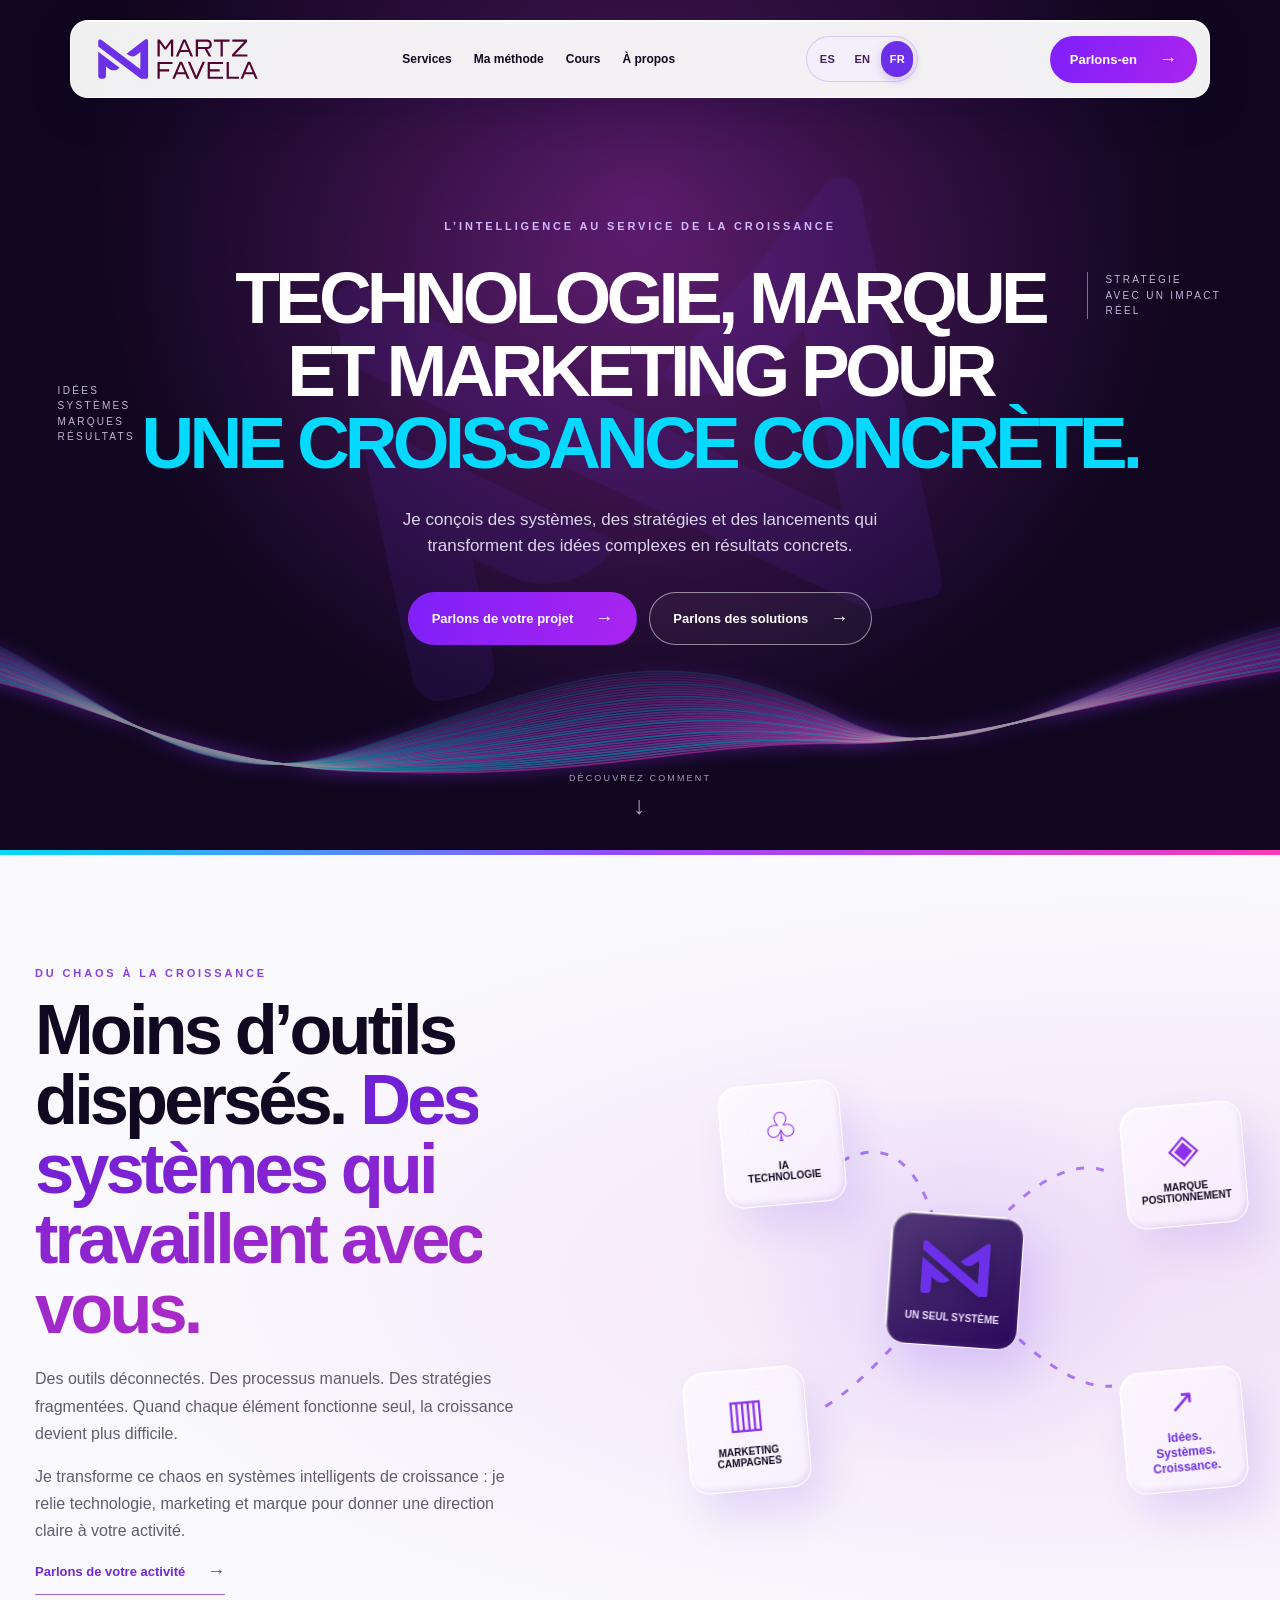
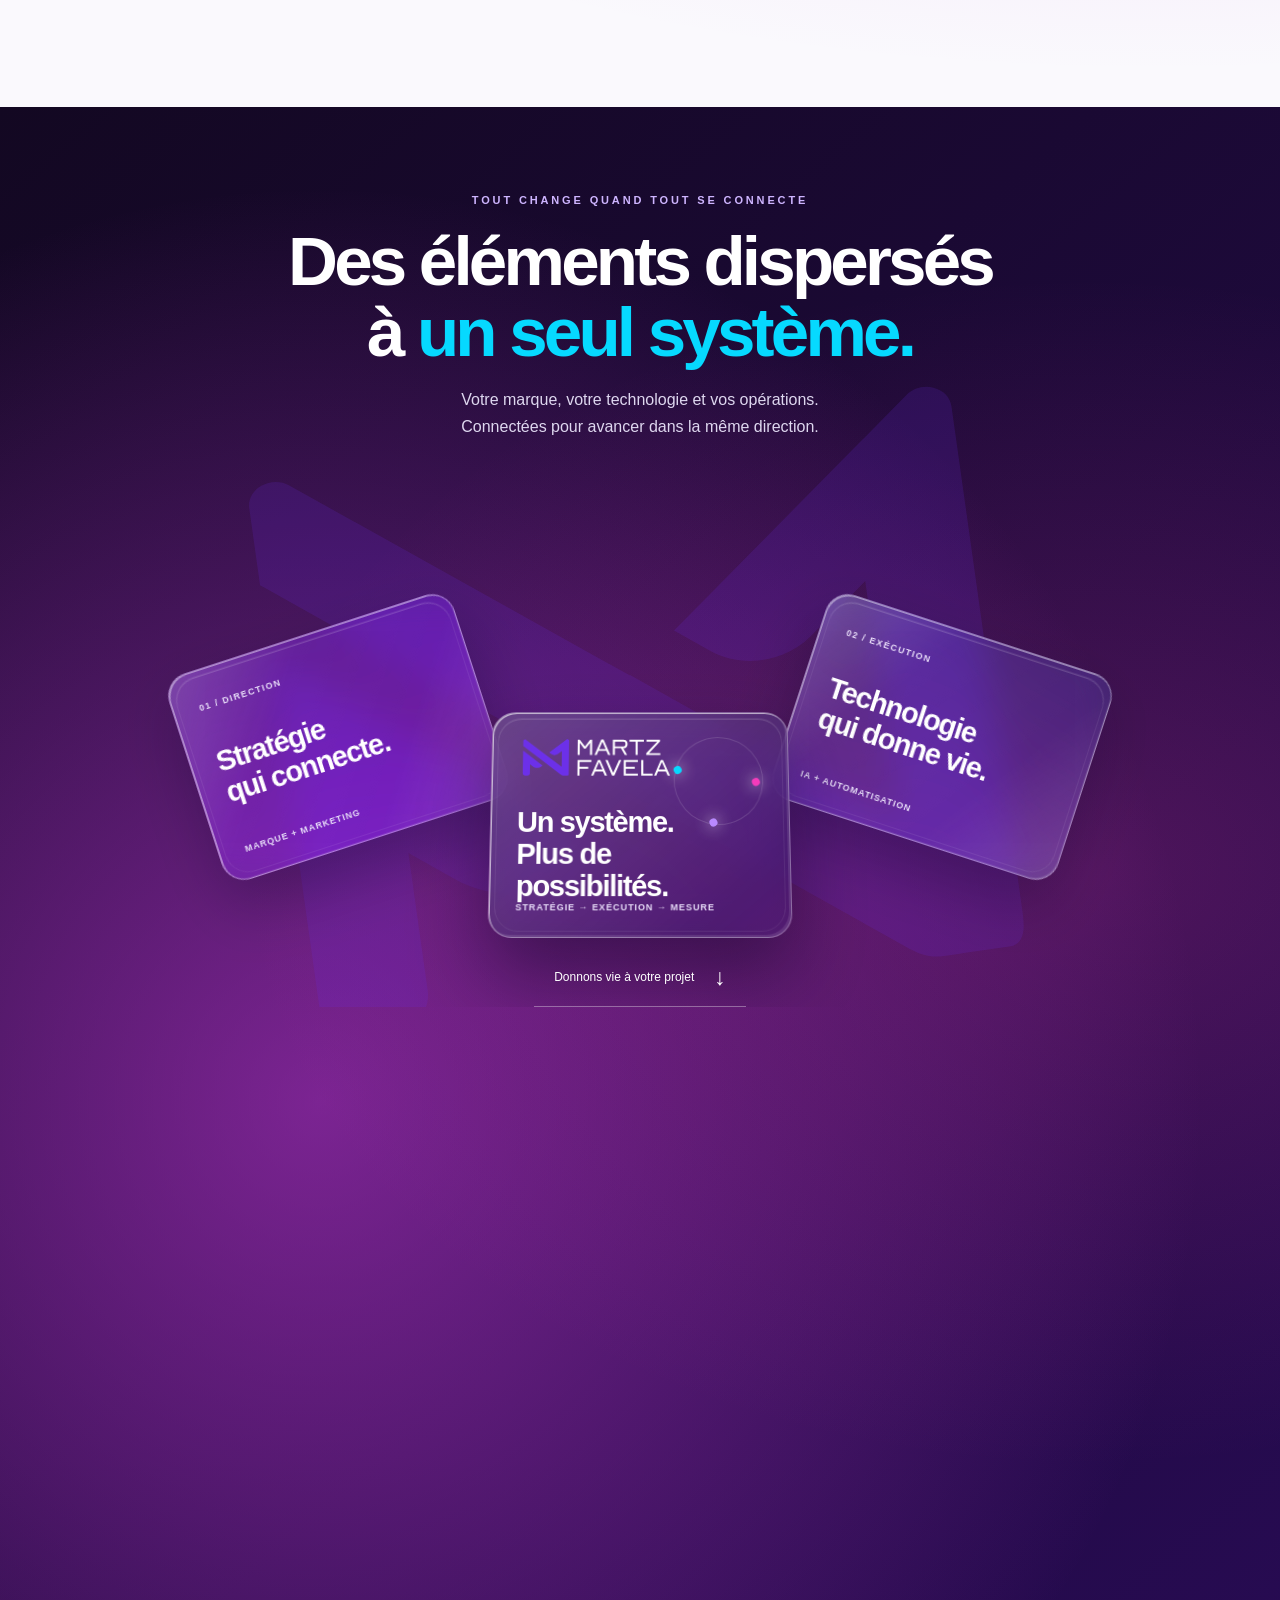
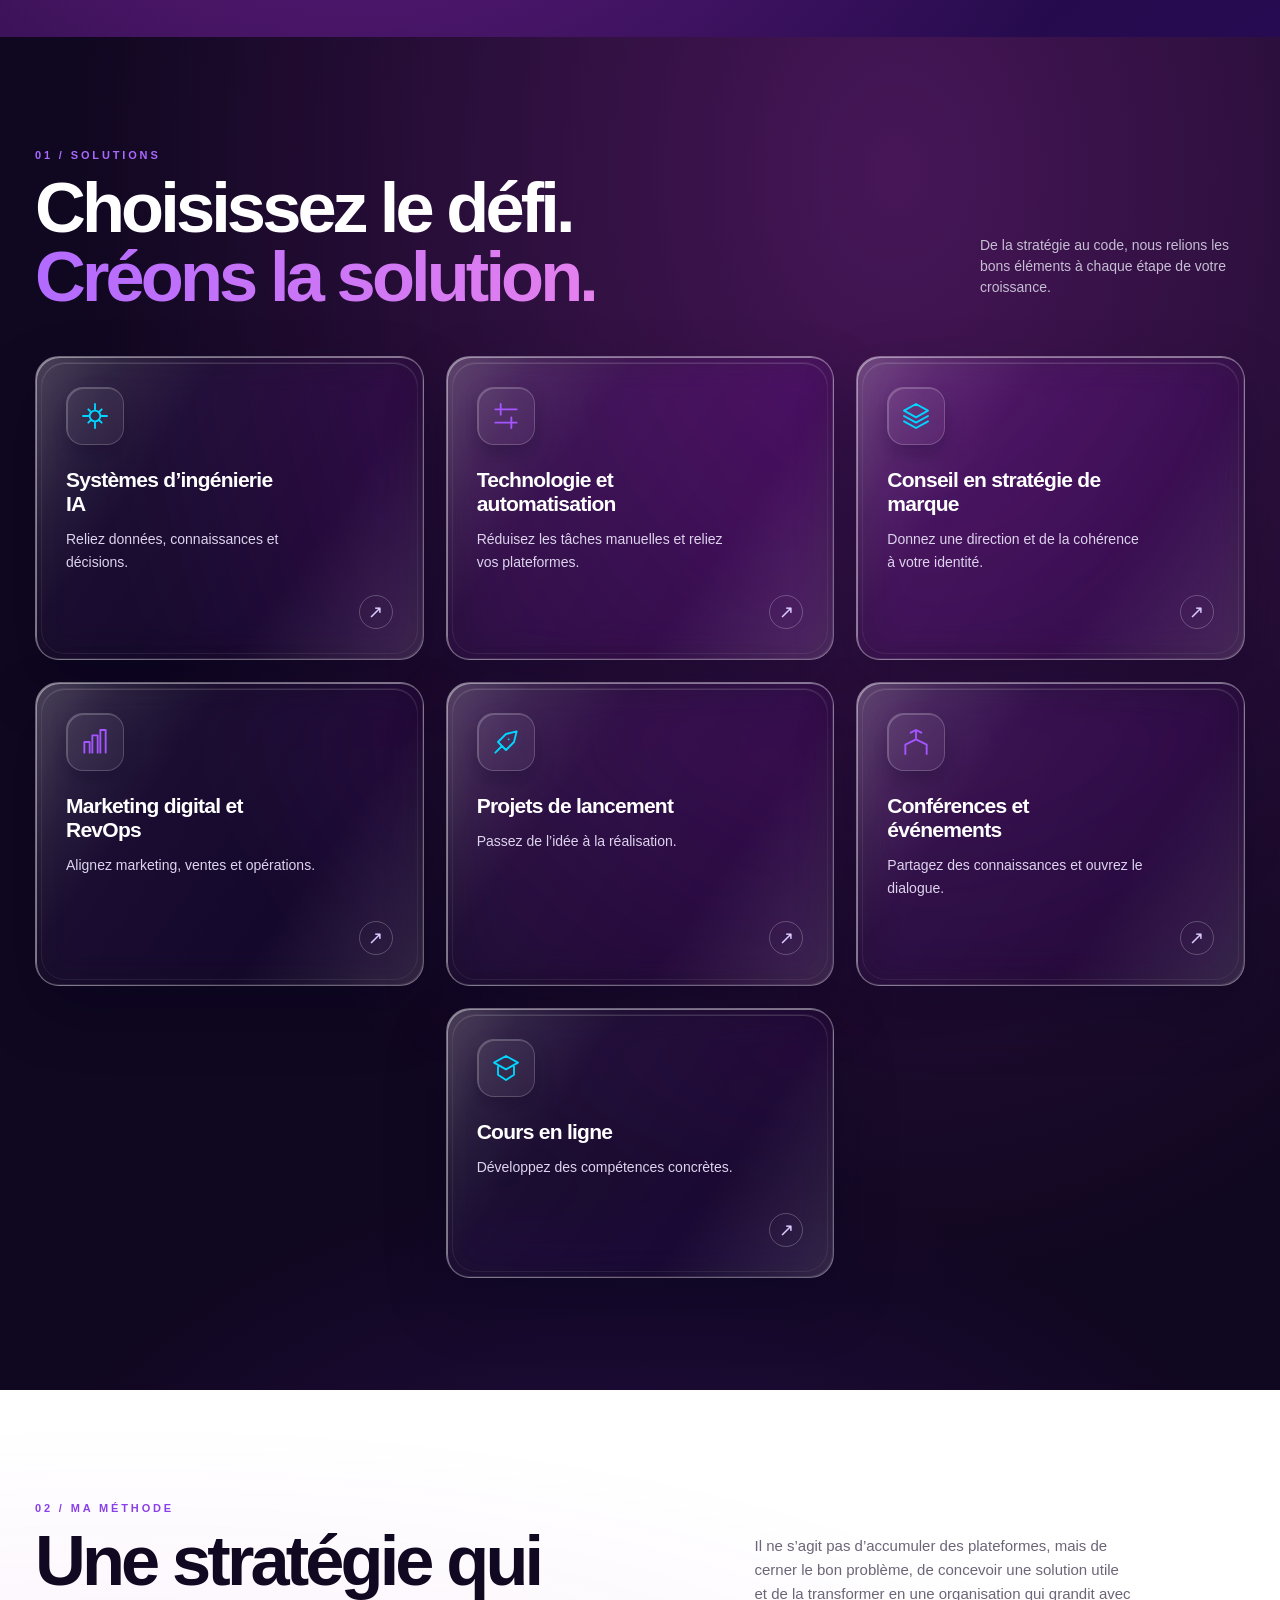
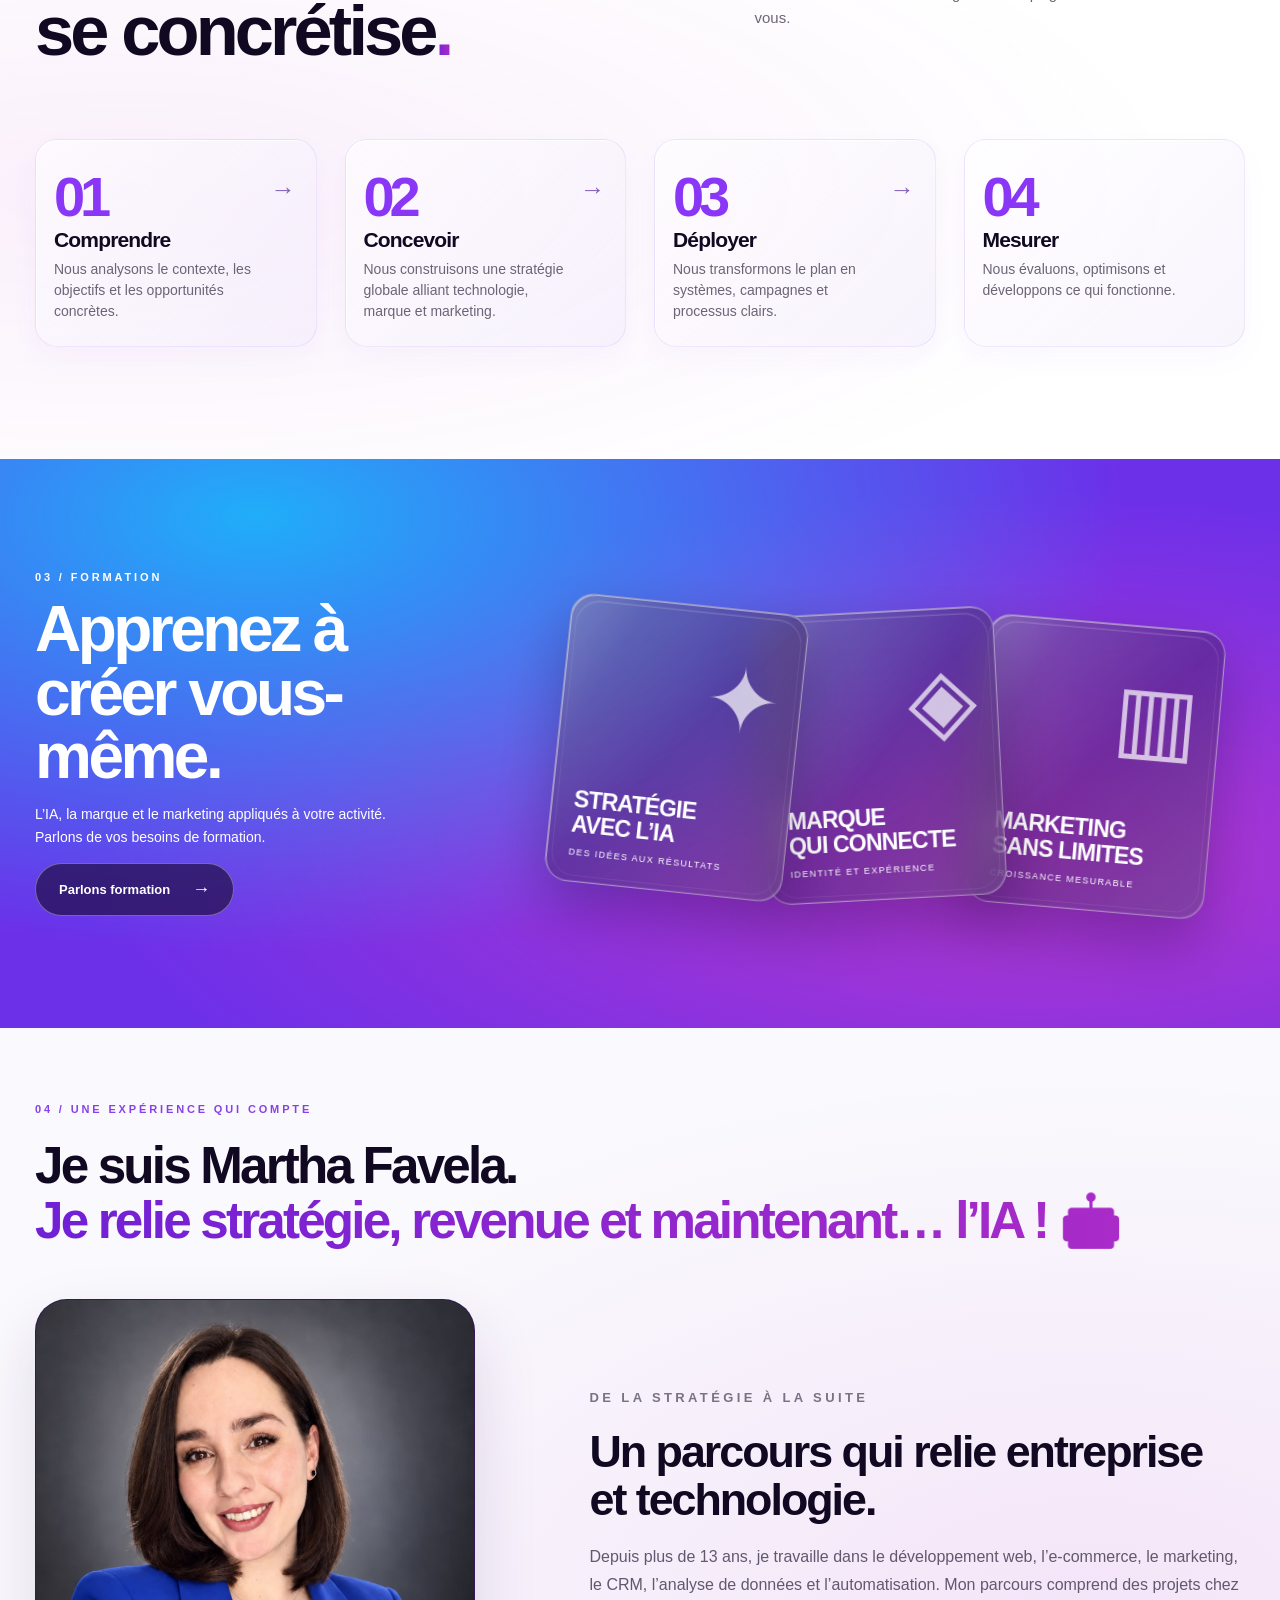
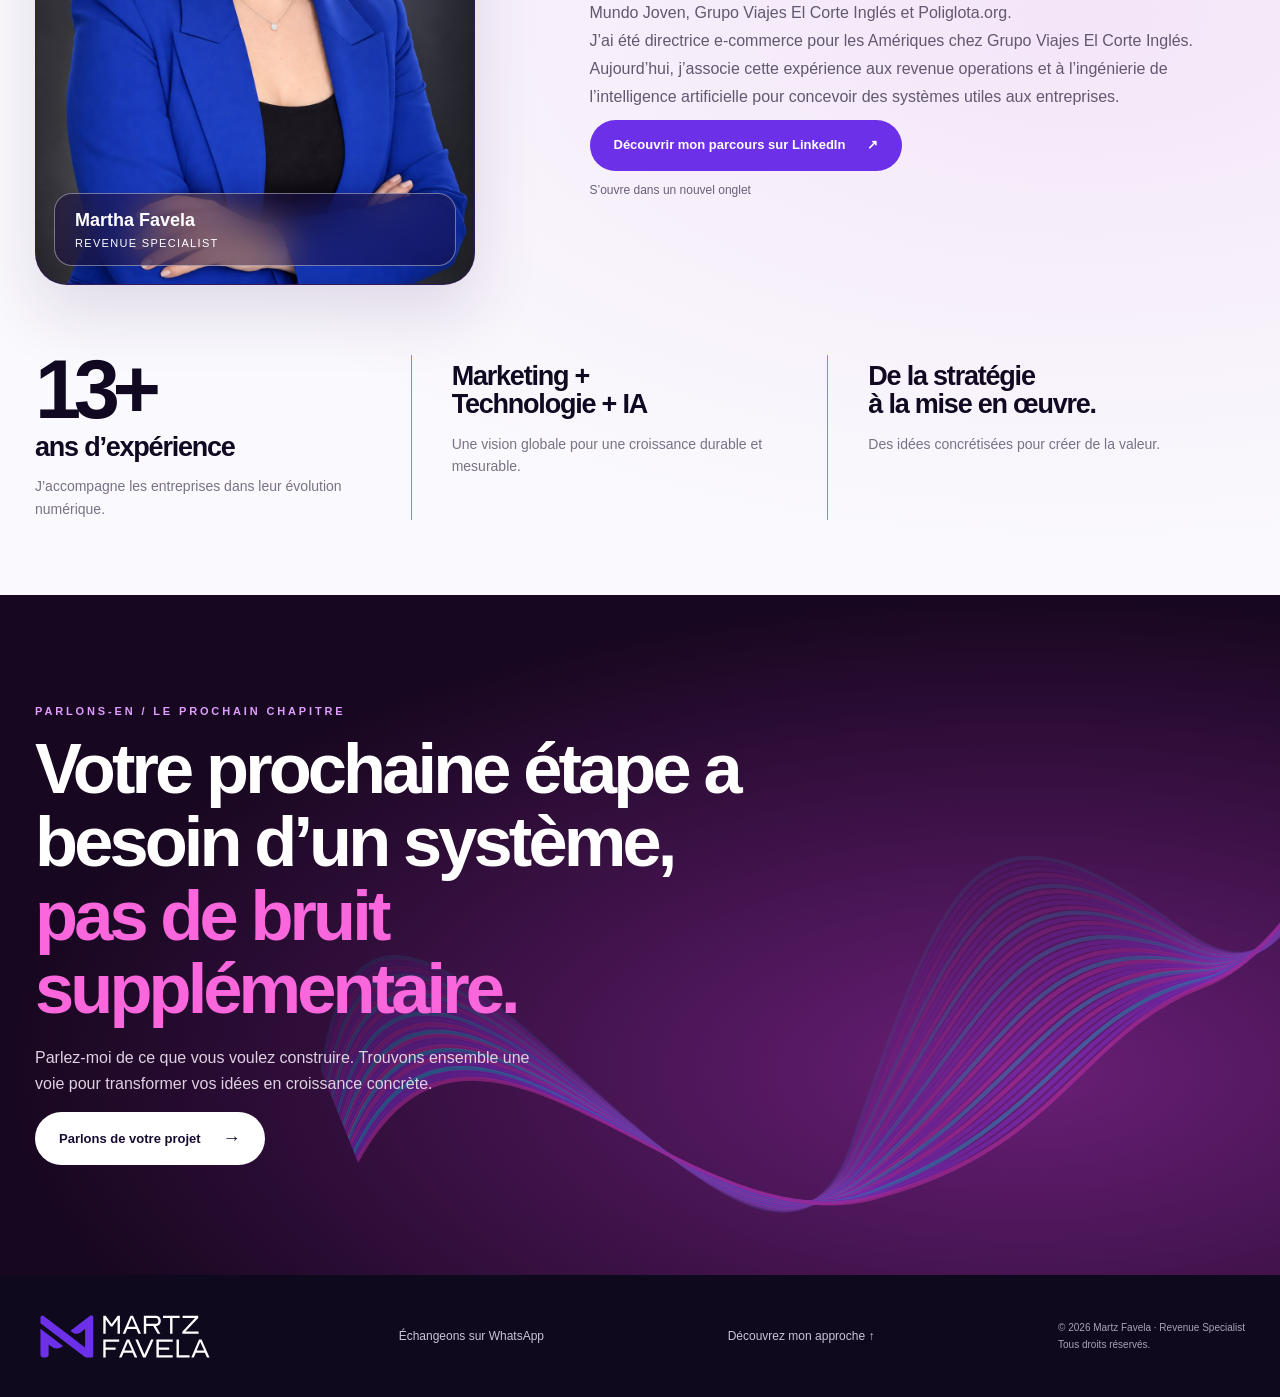
<file: reference/landing-v5/fr.html>
<!DOCTYPE html>

<html lang="fr">
<head>
<link href="assets/isologo.png" rel="icon" type="image/png"/>
<meta content="noindex, nofollow" name="robots"/>
<meta charset="utf-8"/><meta content="width=device-width, initial-scale=1" name="viewport"/><meta content="#100720" name="theme-color"/>
<title>Martz Favela | Technologie, marque et marketing pour la croissance</title>
<meta content="Stratégie, revenue operations et IA pour relier technologie, marque et croissance." name="description"/>
<meta content="Martz Favela | Technologie, marque et marketing pour la croissance" property="og:title"/><meta content="Stratégie, revenue operations et IA pour relier technologie, marque et croissance." property="og:description"/><meta content="website" property="og:type"/>
<link href="styles.css" rel="stylesheet"/>
</head>
<body>
<a class="skip-link" href="#contenido">Aller au contenu</a>
<div class="progress" id="progress"></div><div aria-hidden="true" class="cursor-glow" id="cursorGlow"></div>
<header class="nav"><a aria-label="Martz Favela, accueil" class="logo" href="#inicio"><img alt="Martz Favela" class="official-logo" height="60" src="assets/logo-color.svg" width="190"/></a><nav aria-label="Navigation principale" class="nav-links" id="navLinks"><a href="#servicios">Services</a><a href="#metodo">Ma méthode</a><a href="#cursos">Cours</a><a href="#sobre-mi">À propos</a></nav><nav aria-label="Choisir la langue" class="language-switch"><a aria-label="Español" data-language="es" href="index.html" lang="es">ES</a><a aria-label="English" data-language="en" href="en.html" lang="en">EN</a><a aria-current="true" aria-label="Français" data-language="fr" href="fr.html" lang="fr">FR</a></nav><a class="button primary" href="https://wa.me/525662971286?text=Bonjour%20Martha%2C%20j%E2%80%99aimerais%20parler%20de%20mon%20projet.">Parlons-en <span class="arrow">→</span></a><button aria-controls="navLinks" aria-expanded="false" aria-label="Ouvrir le menu" class="menu-toggle" id="menuToggle">☰</button></header>
<main id="contenido">
<section class="hero gradient-dark" id="inicio"><div class="side-note note-left">Idées<br/>Systèmes<br/>Marques<br/>Résultats</div><div class="side-note note-right">Stratégie<br/>avec un impact<br/>réel</div><div class="hero-content container"><img alt="" aria-hidden="true" class="hero-ornament" src="assets/isologo-ornament.svg"/><div class="eyebrow reveal" style="color:#b895f4;margin-bottom:26px">L’INTELLIGENCE AU SERVICE DE LA CROISSANCE</div><h1 class="reveal">TECHNOLOGIE, MARQUE <br/>ET MARKETING POUR <span class="cyan-text">UNE CROISSANCE CONCRÈTE.</span></h1><p class="reveal">Je conçois des systèmes, des stratégies et des lancements qui transforment des idées complexes en résultats concrets.</p><div class="hero-actions reveal"><a class="button primary" href="https://wa.me/525662971286?text=Bonjour%20Martha%2C%20j%E2%80%99aimerais%20parler%20de%20mon%20projet.">Parlons de votre projet <span class="arrow">→</span></a><a class="button outline" href="https://wa.me/525662971286?text=Bonjour%20Martha%2C%20j%E2%80%99aimerais%20parler%20de%20mon%20projet.">Parlons des solutions <span class="arrow">→</span></a></div></div><svg aria-hidden="true" class="hero-wave" id="heroWave" preserveaspectratio="none" viewbox="0 0 1500 350"><defs><lineargradient id="waveGradient" x1="0" x2="1" y1="0" y2="0"><stop offset="0" stop-color="#a22ffa"></stop><stop offset=".32" stop-color="#00d9ff"></stop><stop offset=".64" stop-color="#f441ca"></stop><stop offset="1" stop-color="#5525e7"></stop></lineargradient></defs><g id="waveLines"><path d="M -100 92.0 C 140 -60.0, 230 310.0, 470 212.0 S 785 80.0, 950 177.0 S 1280 10.0, 1610 40.0" stroke="#00dfff" style="opacity:0.18;animation-delay:-0.0s"></path><path d="M -100 93.295 C 140 -56.3, 230 307.41, 470 212.74 S 785 83.7, 950 177.814 S 1280 12.96, 1610 41.48" stroke="url(#waveGradient)" style="opacity:0.19799999999999998;animation-delay:-0.17s"></path><path d="M -100 94.59 C 140 -52.6, 230 304.82, 470 213.48 S 785 87.4, 950 178.628 S 1280 15.920000000000002, 1610 42.96" stroke="url(#waveGradient)" style="opacity:0.216;animation-delay:-0.34s"></path><path d="M -100 95.885 C 140 -48.9, 230 302.23, 470 214.22 S 785 91.1, 950 179.442 S 1280 18.880000000000003, 1610 44.44" stroke="#f63ccd" style="opacity:0.23399999999999999;animation-delay:-0.51s"></path><path d="M -100 97.18 C 140 -45.2, 230 299.64, 470 214.96 S 785 94.8, 950 180.256 S 1280 21.840000000000003, 1610 45.92" stroke="url(#waveGradient)" style="opacity:0.252;animation-delay:-0.68s"></path><path d="M -100 98.475 C 140 -41.5, 230 297.05, 470 215.7 S 785 98.5, 950 181.07 S 1280 24.8, 1610 47.4" stroke="#00dfff" style="opacity:0.27;animation-delay:-0.8500000000000001s"></path><path d="M -100 99.77 C 140 -37.8, 230 294.46, 470 216.44 S 785 102.2, 950 181.88400000000001 S 1280 27.76, 1610 48.88" stroke="#f63ccd" style="opacity:0.288;animation-delay:-1.02s"></path><path d="M -100 101.065 C 140 -34.099999999999994, 230 291.87, 470 217.18 S 785 105.9, 950 182.698 S 1280 30.720000000000002, 1610 50.36" stroke="url(#waveGradient)" style="opacity:0.306;animation-delay:-1.1900000000000002s"></path><path d="M -100 102.36 C 140 -30.4, 230 289.28, 470 217.92 S 785 109.6, 950 183.512 S 1280 33.68000000000001, 1610 51.84" stroke="url(#waveGradient)" style="opacity:0.32399999999999995;animation-delay:-1.36s"></path><path d="M -100 103.655 C 140 -26.699999999999996, 230 286.69, 470 218.66 S 785 113.30000000000001, 950 184.326 S 1280 36.64, 1610 53.32" stroke="#f63ccd" style="opacity:0.34199999999999997;animation-delay:-1.53s"></path><path d="M -100 104.95 C 140 -23.0, 230 284.1, 470 219.4 S 785 117.0, 950 185.14 S 1280 39.6, 1610 54.8" stroke="#00dfff" style="opacity:0.36;animation-delay:-1.7000000000000002s"></path><path d="M -100 106.245 C 140 -19.299999999999997, 230 281.51, 470 220.14 S 785 120.7, 950 185.954 S 1280 42.56, 1610 56.28" stroke="url(#waveGradient)" style="opacity:0.378;animation-delay:-1.87s"></path><path d="M -100 107.54 C 140 -15.599999999999994, 230 278.92, 470 220.88 S 785 124.4, 950 186.768 S 1280 45.52, 1610 57.760000000000005" stroke="#f63ccd" style="opacity:0.39599999999999996;animation-delay:-2.04s"></path><path d="M -100 108.83500000000001 C 140 -11.899999999999999, 230 276.33, 470 221.62 S 785 128.1, 950 187.582 S 1280 48.480000000000004, 1610 59.24" stroke="url(#waveGradient)" style="opacity:0.414;animation-delay:-2.21s"></path><path d="M -100 110.13 C 140 -8.199999999999996, 230 273.74, 470 222.36 S 785 131.8, 950 188.39600000000002 S 1280 51.440000000000005, 1610 60.72" stroke="url(#waveGradient)" style="opacity:0.432;animation-delay:-2.3800000000000003s"></path><path d="M -100 111.425 C 140 -4.5, 230 271.15, 470 223.1 S 785 135.5, 950 189.21 S 1280 54.400000000000006, 1610 62.2" stroke="#00dfff" style="opacity:0.44999999999999996;animation-delay:-2.5500000000000003s"></path><path d="M -100 112.72 C 140 -0.7999999999999972, 230 268.56, 470 223.84 S 785 139.2, 950 190.024 S 1280 57.36000000000001, 1610 63.68000000000001" stroke="url(#waveGradient)" style="opacity:0.46799999999999997;animation-delay:-2.72s"></path><path d="M -100 114.015 C 140 2.9000000000000057, 230 265.97, 470 224.58 S 785 142.9, 950 190.838 S 1280 60.32000000000001, 1610 65.16" stroke="url(#waveGradient)" style="opacity:0.486;animation-delay:-2.89s"></path><path d="M -100 115.31 C 140 6.6000000000000085, 230 263.38, 470 225.32 S 785 146.60000000000002, 950 191.65200000000002 S 1280 63.28000000000001, 1610 66.64" stroke="#f63ccd" style="opacity:0.504;animation-delay:-3.06s"></path><path d="M -100 116.60499999999999 C 140 10.299999999999997, 230 260.79, 470 226.06 S 785 150.3, 950 192.466 S 1280 66.24000000000001, 1610 68.12" stroke="url(#waveGradient)" style="opacity:0.522;animation-delay:-3.2300000000000004s"></path><path d="M -100 117.9 C 140 14.0, 230 258.2, 470 226.8 S 785 154.0, 950 193.28 S 1280 69.2, 1610 69.6" stroke="#00dfff" style="opacity:0.54;animation-delay:-3.4000000000000004s"></path><path d="M -100 119.195 C 140 17.700000000000003, 230 255.61, 470 227.54 S 785 157.7, 950 194.094 S 1280 72.16, 1610 71.08" stroke="#f63ccd" style="opacity:0.5579999999999999;animation-delay:-3.5700000000000003s"></path><path d="M -100 120.49 C 140 21.400000000000006, 230 253.02, 470 228.28 S 785 161.4, 950 194.90800000000002 S 1280 75.12, 1610 72.56" stroke="url(#waveGradient)" style="opacity:0.576;animation-delay:-3.74s"></path><path d="M -100 121.785 C 140 25.10000000000001, 230 250.43, 470 229.02 S 785 165.10000000000002, 950 195.722 S 1280 78.08000000000001, 1610 74.04" stroke="url(#waveGradient)" style="opacity:0.594;animation-delay:-3.91s"></path><path d="M -100 123.08 C 140 28.80000000000001, 230 247.84, 470 229.76 S 785 168.8, 950 196.536 S 1280 81.04, 1610 75.52000000000001" stroke="#f63ccd" style="opacity:0.6119999999999999;animation-delay:-4.08s"></path><path d="M -100 124.375 C 140 32.5, 230 245.25, 470 230.5 S 785 172.5, 950 197.35 S 1280 84.0, 1610 77.0" stroke="#00dfff" style="opacity:0.6299999999999999;animation-delay:-4.25s"></path><path d="M -100 125.67 C 140 36.2, 230 242.66, 470 231.24 S 785 176.2, 950 198.164 S 1280 86.96000000000001, 1610 78.48" stroke="url(#waveGradient)" style="opacity:0.6479999999999999;animation-delay:-4.42s"></path><path d="M -100 126.965 C 140 39.900000000000006, 230 240.07, 470 231.98000000000002 S 785 179.9, 950 198.978 S 1280 89.92000000000002, 1610 79.96000000000001" stroke="#f63ccd" style="opacity:0.6659999999999999;animation-delay:-4.590000000000001s"></path><path d="M -100 128.26 C 140 43.60000000000001, 230 237.48000000000002, 470 232.72 S 785 183.60000000000002, 950 199.792 S 1280 92.88000000000001, 1610 81.44" stroke="url(#waveGradient)" style="opacity:0.6839999999999999;animation-delay:-4.760000000000001s"></path><path d="M -100 129.555 C 140 47.30000000000001, 230 234.89, 470 233.46 S 785 187.3, 950 200.606 S 1280 95.84000000000002, 1610 82.92000000000002" stroke="url(#waveGradient)" style="opacity:0.702;animation-delay:-4.930000000000001s"></path><path d="M -100 130.85 C 140 51.0, 230 232.3, 470 234.2 S 785 191.0, 950 201.42000000000002 S 1280 98.80000000000001, 1610 84.4" stroke="#00dfff" style="opacity:0.72;animation-delay:-5.1000000000000005s"></path><path d="M -100 132.14499999999998 C 140 54.7, 230 229.71, 470 234.94 S 785 194.7, 950 202.234 S 1280 101.76, 1610 85.88" stroke="url(#waveGradient)" style="opacity:0.738;animation-delay:-5.2700000000000005s"></path><path d="M -100 133.44 C 140 58.400000000000006, 230 227.12, 470 235.68 S 785 198.4, 950 203.048 S 1280 104.72000000000001, 1610 87.36000000000001" stroke="url(#waveGradient)" style="opacity:0.756;animation-delay:-5.44s"></path><path d="M -100 134.735 C 140 62.10000000000001, 230 224.53, 470 236.42000000000002 S 785 202.10000000000002, 950 203.862 S 1280 107.68, 1610 88.84" stroke="#f63ccd" style="opacity:0.774;animation-delay:-5.61s"></path></g></svg><a class="scroll-cue" href="#filosofia">Découvrez comment</a></section>
<div class="story-bar"></div>
<section class="intro section" id="filosofia"><div class="container intro-layout"><div class="reveal"><div class="eyebrow">DU CHAOS À LA CROISSANCE</div><h2>Moins d’outils dispersés. <span class="grad-text">Des systèmes qui travaillent avec vous.</span></h2><p>Des outils déconnectés. Des processus manuels. Des stratégies fragmentées. Quand chaque élément fonctionne seul, la croissance devient plus difficile.</p><p>Je transforme ce chaos en systèmes intelligents de croissance : je relie technologie, marketing et marque pour donner une direction claire à votre activité.</p><a class="inline-link" href="https://wa.me/525662971286?text=Bonjour%20Martha%2C%20j%E2%80%99aimerais%20parler%20de%20mon%20projet.">Parlons de votre activité <span class="arrow">→</span></a></div><div aria-label="IA, marque et marketing connectés" class="network reveal"><svg aria-hidden="true" viewbox="0 0 500 420"><path d="M135 90Q210 50 238 191M250 200Q345 70 408 104M248 200Q160 315 110 340M257 210Q350 320 405 315"></path></svg><div class="node ai"><span>♧</span><small>IA<br/>TECHNOLOGIE</small></div><div class="node brand"><span>◈</span><small>MARQUE<br/>POSITIONNEMENT</small></div><div class="node marketing"><span>▥</span><small>MARKETING<br/>CAMPAGNES</small></div><div class="node center"><img alt="" class="node-isologo" src="assets/isologo-ornament.svg"/><small>UN SEUL SYSTÈME</small></div><div class="node growth"><span aria-hidden="true">↗</span><small>Idées.<br/>Systèmes.<br/>Croissance.</small></div></div></div></section>
<section aria-labelledby="scene-title" class="connection-scene" id="transformacion">
<div class="scene-sticky">
<div class="scene-heading container"><div class="eyebrow">TOUT CHANGE QUAND TOUT SE CONNECTE</div><h2 id="scene-title">Des éléments dispersés<br/>à <span>un seul système.</span></h2><p>Votre marque, votre technologie et vos opérations.<br/>Connectées pour avancer dans la même direction.</p></div>
<div aria-label="Stratégie, technologie et opérations connectées" class="glass-stage">
<img alt="" aria-hidden="true" class="scene-watermark" src="assets/isologo-ornament.svg"/>
<div class="scene-card scene-left glass-panel"><span class="card-index">01 / DIRECTION</span><h3>Stratégie<br/>qui connecte.</h3><span class="card-foot">MARQUE + MARKETING</span></div>
<div class="scene-card scene-right glass-panel"><span class="card-index">02 / EXÉCUTION</span><h3>Technologie<br/>qui donne vie.</h3><span class="card-foot">IA + AUTOMATISATION</span></div>
<div class="scene-card scene-main glass-panel"><img alt="Martz Favela" class="scene-logo" src="assets/logo-white.svg"/><div aria-hidden="true" class="system-orbit"><i></i><i></i><i></i></div><h3>Un système.<br/>Plus de possibilités.</h3><span class="card-foot">STRATÉGIE → EXÉCUTION → MESURE</span></div>
</div>
<a class="scene-next" href="https://wa.me/525662971286?text=Bonjour%20Martha%2C%20j%E2%80%99aimerais%20parler%20de%20mon%20projet.">Donnons vie à votre projet <span>↓</span></a>
</div>
</section>
<section class="services section gradient-dark" id="servicios"><div class="container"><div class="split-heading reveal"><div><div class="eyebrow" style="color:#a968ff">01 / SOLUTIONS</div><h2>Choisissez le défi.<br/><span class="grad-text">Créons la solution.</span></h2></div><p>De la stratégie au code, nous relions les bons éléments à chaque étape de votre croissance.</p></div><div class="service-grid stagger"><a aria-controls="caso-0" aria-haspopup="dialog" class="service-card reveal" href="#caso-0" id="servicio-0" style="--i:0"><div aria-hidden="true" class="icon"><svg fill="none" stroke="currentColor" stroke-linecap="round" stroke-linejoin="round" stroke-width="1.4" viewbox="0 0 24 24"><path d="M12 3v4m0 10v4M3 12h4m10 0h4M7 7l2 2m6 6 2 2M7 17l2-2m6-6 2-2"></path><circle cx="12" cy="12" r="4"></circle></svg></div><h3>Systèmes d’ingénierie IA</h3><p class="service-description">Reliez données, connaissances et décisions.</p><span class="mini-arrow">↗</span></a><a aria-controls="caso-1" aria-haspopup="dialog" class="service-card reveal" href="#caso-1" id="servicio-1" style="--i:1"><div aria-hidden="true" class="icon"><svg fill="none" stroke="currentColor" stroke-linecap="round" stroke-linejoin="round" stroke-width="1.4" viewbox="0 0 24 24"><path d="M4 7h16M4 17h16M8 3v8m8 2v8"></path></svg></div><h3>Technologie et automatisation</h3><p class="service-description">Réduisez les tâches manuelles et reliez vos plateformes.</p><span class="mini-arrow">↗</span></a><a aria-controls="caso-2" aria-haspopup="dialog" class="service-card reveal" href="#caso-2" id="servicio-2" style="--i:2"><div aria-hidden="true" class="icon"><svg fill="none" stroke="currentColor" stroke-linecap="round" stroke-linejoin="round" stroke-width="1.4" viewbox="0 0 24 24"><path d="M12 3 3 8l9 5 9-5-9-5Zm-9 9 9 5 9-5M3 16l9 5 9-5"></path></svg></div><h3>Conseil en stratégie de marque</h3><p class="service-description">Donnez une direction et de la cohérence à votre identité.</p><span class="mini-arrow">↗</span></a><a aria-controls="caso-3" aria-haspopup="dialog" class="service-card reveal" href="#caso-3" id="servicio-3" style="--i:3"><div aria-hidden="true" class="icon"><svg fill="none" stroke="currentColor" stroke-linecap="round" stroke-linejoin="round" stroke-width="1.4" viewbox="0 0 24 24"><path d="M4 20V12h4v8M10 20V7h4v13M16 20V3h4v17"></path></svg></div><h3>Marketing digital et RevOps</h3><p class="service-description">Alignez marketing, ventes et opérations.</p><span class="mini-arrow">↗</span></a><a aria-controls="caso-4" aria-haspopup="dialog" class="service-card reveal" href="#caso-4" id="servicio-4" style="--i:4"><div aria-hidden="true" class="icon"><svg fill="none" stroke="currentColor" stroke-linecap="round" stroke-linejoin="round" stroke-width="1.4" viewbox="0 0 24 24"><path d="M4 20 9 15m0 0-3-3 6-6 8-2-2 8-6 6-3-3Zm5-5h.01"></path></svg></div><h3>Projets de lancement</h3><p class="service-description">Passez de l’idée à la réalisation.</p><span class="mini-arrow">↗</span></a><a aria-controls="caso-5" aria-haspopup="dialog" class="service-card reveal" href="#caso-5" id="servicio-5" style="--i:5"><div aria-hidden="true" class="icon"><svg fill="none" stroke="currentColor" stroke-linecap="round" stroke-linejoin="round" stroke-width="1.4" viewbox="0 0 24 24"><path d="M4 21v-7m0 0 8-4 8 4v7M12 3v7M8 5l4-2 4 2"></path></svg></div><h3>Conférences et événements</h3><p class="service-description">Partagez des connaissances et ouvrez le dialogue.</p><span class="mini-arrow">↗</span></a><a aria-controls="caso-6" aria-haspopup="dialog" class="service-card reveal" href="#caso-6" id="servicio-6" style="--i:6"><div aria-hidden="true" class="icon"><svg fill="none" stroke="currentColor" stroke-linecap="round" stroke-linejoin="round" stroke-width="1.4" viewbox="0 0 24 24"><path d="M3 8l9-5 9 5-9 5-9-5Zm3 3v6l6 4 6-4v-6"></path></svg></div><h3>Cours en ligne</h3><p class="service-description">Développez des compétences concrètes.</p><span class="mini-arrow">↗</span></a></div></div></section>
<section class="method section" id="metodo"><div class="container"><div class="method-top"><div class="reveal"><div class="eyebrow">02 / MA MÉTHODE</div><h2>Une stratégie qui<br/>se concrétise<span class="grad-text">.</span></h2></div><p class="reveal">Il ne s’agit pas d’accumuler des plateformes, mais de cerner le bon problème, de concevoir une solution utile et de la transformer en une organisation qui grandit avec vous.</p></div><div class="method-grid stagger"><div class="step reveal" style="--i:0"><div class="step-number">01</div><h3>Comprendre</h3><p>Nous analysons le contexte, les objectifs et les opportunités concrètes.</p></div><div class="step reveal" style="--i:1"><div class="step-number">02</div><h3>Concevoir</h3><p>Nous construisons une stratégie globale alliant technologie, marque et marketing.</p></div><div class="step reveal" style="--i:2"><div class="step-number">03</div><h3>Déployer</h3><p>Nous transformons le plan en systèmes, campagnes et processus clairs.</p></div><div class="step reveal" style="--i:3"><div class="step-number">04</div><h3>Mesurer</h3><p>Nous évaluons, optimisons et développons ce qui fonctionne.</p></div></div></div></section>
<section class="courses section" id="cursos"><div class="container courses-layout"><div class="reveal"><div class="eyebrow">03 / FORMATION</div><h2>Apprenez à<br/>créer vous-même.</h2><p>L’IA, la marque et le marketing appliqués à votre activité. Parlons de vos besoins de formation.</p><a class="button dark" href="https://wa.me/525662971286?text=Bonjour%20Martha%2C%20j%E2%80%99aimerais%20parler%20de%20mon%20projet.">Parlons formation <span class="arrow">→</span></a></div><div aria-label="Domaines de formation" class="course-deck reveal"><div class="course-card one"><div class="course-glyph">✦</div><h3>STRATÉGIE<br/>AVEC L’IA</h3><small>DES IDÉES AUX RÉSULTATS</small></div><div class="course-card two"><div class="course-glyph">◈</div><h3>MARQUE<br/>QUI CONNECTE</h3><small>IDENTITÉ ET EXPÉRIENCE</small></div><div class="course-card three"><div class="course-glyph">▥</div><h3>MARKETING<br/>SANS LIMITES</h3><small>CROISSANCE MESURABLE</small></div></div></div></section>
<section class="experience" id="sobre-mi"><div class="container"><div class="eyebrow reveal" style="margin-bottom:24px">04 / UNE EXPÉRIENCE QUI COMPTE</div><h2 class="about-title reveal">Je suis Martha Favela.<br/><span class="grad-text">Je relie stratégie, revenue et maintenant… l’IA ! 🤖</span></h2><div class="career-layout"><figure class="career-photo reveal"><img alt="Portrait de Martha Favela" decoding="async" height="1448" loading="lazy" src="assets/martha-favela.jpg" width="1086"/><figcaption>Martha Favela <span>Revenue Specialist</span></figcaption></figure><div class="career-copy reveal"><p class="eyebrow">DE LA STRATÉGIE À LA SUITE</p><h3>Un parcours qui relie entreprise et technologie.</h3><p>Depuis plus de 13 ans, je travaille dans le développement web, l’e-commerce, le marketing, le CRM, l’analyse de données et l’automatisation. Mon parcours comprend des projets chez Mundo Joven, Grupo Viajes El Corte Inglés et Poliglota.org.</p><p>J’ai été directrice e-commerce pour les Amériques chez Grupo Viajes El Corte Inglés. Aujourd’hui, j’associe cette expérience aux revenue operations et à l’ingénierie de l’intelligence artificielle pour concevoir des systèmes utiles aux entreprises.</p><a class="button linkedin-button" href="https://www.linkedin.com/in/marthafavela" rel="noopener noreferrer" target="_blank">Découvrir mon parcours sur LinkedIn <span aria-hidden="true">↗</span></a><small>S’ouvre dans un nouvel onglet</small></div></div><div class="experience-grid stagger"><div class="reveal" style="--i:0"><strong>13+</strong><h3>ans d’expérience</h3><p>J’accompagne les entreprises dans leur évolution numérique.</p></div><div class="reveal" style="--i:1"><h3>Marketing +<br/>Technologie + IA</h3><p>Une vision globale pour une croissance durable et mesurable.</p></div><div class="reveal" style="--i:2"><h3>De la stratégie<br/>à la mise en œuvre.</h3><p>Des idées concrétisées pour créer de la valeur.</p></div></div></div></section>
<section class="contact" id="contacto"><svg aria-hidden="true" class="contact-wave" preserveaspectratio="none" viewbox="0 0 1500 350"><g id="contactWaveLines"><path d="M -100 92.0 C 140 -60.0, 230 310.0, 470 212.0 S 785 80.0, 950 177.0 S 1280 10.0, 1610 40.0" opacity="0.15" stroke="#07d9ff"></path><path d="M -100 93.295 C 140 -56.3, 230 307.41, 470 212.74 S 785 83.7, 950 177.814 S 1280 12.96, 1610 41.48" opacity="0.16599999999999998" stroke="#9639ff"></path><path d="M -100 94.59 C 140 -52.6, 230 304.82, 470 213.48 S 785 87.4, 950 178.628 S 1280 15.920000000000002, 1610 42.96" opacity="0.182" stroke="#9639ff"></path><path d="M -100 95.885 C 140 -48.9, 230 302.23, 470 214.22 S 785 91.1, 950 179.442 S 1280 18.880000000000003, 1610 44.44" opacity="0.198" stroke="#f83dc9"></path><path d="M -100 97.18 C 140 -45.2, 230 299.64, 470 214.96 S 785 94.8, 950 180.256 S 1280 21.840000000000003, 1610 45.92" opacity="0.214" stroke="#9639ff"></path><path d="M -100 98.475 C 140 -41.5, 230 297.05, 470 215.7 S 785 98.5, 950 181.07 S 1280 24.8, 1610 47.4" opacity="0.22999999999999998" stroke="#07d9ff"></path><path d="M -100 99.77 C 140 -37.8, 230 294.46, 470 216.44 S 785 102.2, 950 181.88400000000001 S 1280 27.76, 1610 48.88" opacity="0.246" stroke="#f83dc9"></path><path d="M -100 101.065 C 140 -34.099999999999994, 230 291.87, 470 217.18 S 785 105.9, 950 182.698 S 1280 30.720000000000002, 1610 50.36" opacity="0.262" stroke="#9639ff"></path><path d="M -100 102.36 C 140 -30.4, 230 289.28, 470 217.92 S 785 109.6, 950 183.512 S 1280 33.68000000000001, 1610 51.84" opacity="0.278" stroke="#9639ff"></path><path d="M -100 103.655 C 140 -26.699999999999996, 230 286.69, 470 218.66 S 785 113.30000000000001, 950 184.326 S 1280 36.64, 1610 53.32" opacity="0.29400000000000004" stroke="#f83dc9"></path><path d="M -100 104.95 C 140 -23.0, 230 284.1, 470 219.4 S 785 117.0, 950 185.14 S 1280 39.6, 1610 54.8" opacity="0.31" stroke="#07d9ff"></path><path d="M -100 106.245 C 140 -19.299999999999997, 230 281.51, 470 220.14 S 785 120.7, 950 185.954 S 1280 42.56, 1610 56.28" opacity="0.32599999999999996" stroke="#9639ff"></path><path d="M -100 107.54 C 140 -15.599999999999994, 230 278.92, 470 220.88 S 785 124.4, 950 186.768 S 1280 45.52, 1610 57.760000000000005" opacity="0.34199999999999997" stroke="#f83dc9"></path><path d="M -100 108.83500000000001 C 140 -11.899999999999999, 230 276.33, 470 221.62 S 785 128.1, 950 187.582 S 1280 48.480000000000004, 1610 59.24" opacity="0.358" stroke="#9639ff"></path><path d="M -100 110.13 C 140 -8.199999999999996, 230 273.74, 470 222.36 S 785 131.8, 950 188.39600000000002 S 1280 51.440000000000005, 1610 60.72" opacity="0.374" stroke="#9639ff"></path><path d="M -100 111.425 C 140 -4.5, 230 271.15, 470 223.1 S 785 135.5, 950 189.21 S 1280 54.400000000000006, 1610 62.2" opacity="0.39" stroke="#07d9ff"></path><path d="M -100 112.72 C 140 -0.7999999999999972, 230 268.56, 470 223.84 S 785 139.2, 950 190.024 S 1280 57.36000000000001, 1610 63.68000000000001" opacity="0.406" stroke="#9639ff"></path><path d="M -100 114.015 C 140 2.9000000000000057, 230 265.97, 470 224.58 S 785 142.9, 950 190.838 S 1280 60.32000000000001, 1610 65.16" opacity="0.42200000000000004" stroke="#9639ff"></path><path d="M -100 115.31 C 140 6.6000000000000085, 230 263.38, 470 225.32 S 785 146.60000000000002, 950 191.65200000000002 S 1280 63.28000000000001, 1610 66.64" opacity="0.43800000000000006" stroke="#f83dc9"></path><path d="M -100 116.60499999999999 C 140 10.299999999999997, 230 260.79, 470 226.06 S 785 150.3, 950 192.466 S 1280 66.24000000000001, 1610 68.12" opacity="0.45399999999999996" stroke="#9639ff"></path><path d="M -100 117.9 C 140 14.0, 230 258.2, 470 226.8 S 785 154.0, 950 193.28 S 1280 69.2, 1610 69.6" opacity="0.47" stroke="#07d9ff"></path><path d="M -100 119.195 C 140 17.700000000000003, 230 255.61, 470 227.54 S 785 157.7, 950 194.094 S 1280 72.16, 1610 71.08" opacity="0.486" stroke="#f83dc9"></path><path d="M -100 120.49 C 140 21.400000000000006, 230 253.02, 470 228.28 S 785 161.4, 950 194.90800000000002 S 1280 75.12, 1610 72.56" opacity="0.502" stroke="#9639ff"></path><path d="M -100 121.785 C 140 25.10000000000001, 230 250.43, 470 229.02 S 785 165.10000000000002, 950 195.722 S 1280 78.08000000000001, 1610 74.04" opacity="0.518" stroke="#9639ff"></path><path d="M -100 123.08 C 140 28.80000000000001, 230 247.84, 470 229.76 S 785 168.8, 950 196.536 S 1280 81.04, 1610 75.52000000000001" opacity="0.534" stroke="#f83dc9"></path><path d="M -100 124.375 C 140 32.5, 230 245.25, 470 230.5 S 785 172.5, 950 197.35 S 1280 84.0, 1610 77.0" opacity="0.55" stroke="#07d9ff"></path><path d="M -100 125.67 C 140 36.2, 230 242.66, 470 231.24 S 785 176.2, 950 198.164 S 1280 86.96000000000001, 1610 78.48" opacity="0.5660000000000001" stroke="#9639ff"></path><path d="M -100 126.965 C 140 39.900000000000006, 230 240.07, 470 231.98000000000002 S 785 179.9, 950 198.978 S 1280 89.92000000000002, 1610 79.96000000000001" opacity="0.582" stroke="#f83dc9"></path><path d="M -100 128.26 C 140 43.60000000000001, 230 237.48000000000002, 470 232.72 S 785 183.60000000000002, 950 199.792 S 1280 92.88000000000001, 1610 81.44" opacity="0.598" stroke="#9639ff"></path><path d="M -100 129.555 C 140 47.30000000000001, 230 234.89, 470 233.46 S 785 187.3, 950 200.606 S 1280 95.84000000000002, 1610 82.92000000000002" opacity="0.614" stroke="#9639ff"></path><path d="M -100 130.85 C 140 51.0, 230 232.3, 470 234.2 S 785 191.0, 950 201.42000000000002 S 1280 98.80000000000001, 1610 84.4" opacity="0.63" stroke="#07d9ff"></path><path d="M -100 132.14499999999998 C 140 54.7, 230 229.71, 470 234.94 S 785 194.7, 950 202.234 S 1280 101.76, 1610 85.88" opacity="0.646" stroke="#9639ff"></path><path d="M -100 133.44 C 140 58.400000000000006, 230 227.12, 470 235.68 S 785 198.4, 950 203.048 S 1280 104.72000000000001, 1610 87.36000000000001" opacity="0.662" stroke="#9639ff"></path><path d="M -100 134.735 C 140 62.10000000000001, 230 224.53, 470 236.42000000000002 S 785 202.10000000000002, 950 203.862 S 1280 107.68, 1610 88.84" opacity="0.678" stroke="#f83dc9"></path></g></svg><div class="container contact-inner reveal"><div class="eyebrow" style="color:#df9dff">PARLONS-EN / LE PROCHAIN CHAPITRE</div><h2>Votre prochaine étape a besoin d’un système, <span style="color:#fa67dc">pas de bruit supplémentaire.</span></h2><p>Parlez-moi de ce que vous voulez construire. Trouvons ensemble une voie pour transformer vos idées en croissance concrète.</p><a class="button light" href="https://wa.me/525662971286?text=Bonjour%20Martha%2C%20j%E2%80%99aimerais%20parler%20de%20mon%20projet.">Parlons de votre projet <span class="arrow">→</span></a></div></section>
</main>
<footer class="footer"><div class="container footer-grid"><a class="logo" href="#inicio"><img alt="Martz Favela" class="official-logo" height="60" src="assets/logo-white.svg" width="190"/></a><div><a href="https://wa.me/525662971286?text=Bonjour%20Martha%2C%20j%E2%80%99aimerais%20parler%20de%20mon%20projet.">Échangeons sur WhatsApp</a></div><div><a href="#sobre-mi">Découvrez mon approche ↑</a></div><small>© <span id="year">2026</span> Martz Favela · Revenue Specialist<br/>Tous droits réservés.</small></div></footer>
<details class="offline-menu"><summary aria-label="Ouvrir le menu de navigation"><span aria-hidden="true" class="hamburger"><i></i><i></i></span><span>Menu</span></summary><nav aria-label="Navigation"><a href="#servicios">Services</a><a href="#metodo">Ma méthode</a><a href="#cursos">Formation</a><a href="#sobre-mi">À propos</a><a href="#contacto">Contact</a></nav></details><a aria-label="Échanger sur WhatsApp" class="mobile-whatsapp" href="https://wa.me/525662971286?text=Bonjour%20Martha%2C%20j%E2%80%99aimerais%20parler%20de%20mon%20projet."><svg aria-hidden="true" fill="none" stroke="currentColor" stroke-width="1.7" viewbox="0 0 24 24"><path d="M20 11.5a8 8 0 0 1-12 7L3 20l1.5-5a8 8 0 1 1 15.5-3.5Z"></path><path d="M8 7c-2 3 3 8 6 8l2-2-3-1-1 1-2-2 1-1-1-3Z"></path></svg></a><section aria-labelledby="titulo-caso-0" class="case-modal" id="caso-0" role="dialog" tabindex="-1"><div class="case-panel"><a aria-label="Fermer l’exemple pratique" class="case-close" href="#servicio-0">×</a><p class="eyebrow">EXEMPLE ILLUSTRATIF</p><h2 id="titulo-caso-0">Systèmes d’ingénierie IA</h2><h3>Le défi</h3><p>Un distributeur reçoit des demandes récurrentes sur ses produits et leur disponibilité.</p><h3>Notre approche</h3><p>Un assistant IA consulte la documentation validée et guide l’équipe ; les décisions sensibles sont confiées à une personne.</p><div class="case-benefit"><h3>Le bénéfice pour l’entreprise</h3><p>Faciliter l’accès aux connaissances et libérer du temps pour les demandes à plus forte valeur ajoutée.</p></div><a class="button primary" href="https://wa.me/525662971286?text=Bonjour%20Martha%2C%20je%20m%E2%80%99int%C3%A9resse%20%C3%A0%20%3A%20Syst%C3%A8mes%20d%E2%80%99ing%C3%A9nierie%20IA.%20J%E2%80%99aimerais%20parler%20de%20mon%20activit%C3%A9.">Échanger sur WhatsApp <span aria-hidden="true">↗</span></a><small>Scénario hypothétique ; il ne s’agit ni d’un cas client ni d’une garantie de résultats.</small></div></section><section aria-labelledby="titulo-caso-1" class="case-modal" id="caso-1" role="dialog" tabindex="-1"><div class="case-panel"><a aria-label="Fermer l’exemple pratique" class="case-close" href="#servicio-1">×</a><p class="eyebrow">EXEMPLE ILLUSTRATIF</p><h2 id="titulo-caso-1">Technologie et automatisation</h2><h3>Le défi</h3><p>Une entreprise copie les commandes de ses formulaires vers des tableurs, puis vers son CRM.</p><h3>Notre approche</h3><p>Nous relions la saisie, la validation, le CRM et les notifications avec des règles claires et un suivi des erreurs.</p><div class="case-benefit"><h3>Le bénéfice pour l’entreprise</h3><p>Réduire les doubles saisies et améliorer la traçabilité de chaque commande.</p></div><a class="button primary" href="https://wa.me/525662971286?text=Bonjour%20Martha%2C%20je%20m%E2%80%99int%C3%A9resse%20%C3%A0%20%3A%20Technologie%20et%20automatisation.%20J%E2%80%99aimerais%20parler%20de%20mon%20activit%C3%A9.">Échanger sur WhatsApp <span aria-hidden="true">↗</span></a><small>Scénario hypothétique ; il ne s’agit ni d’un cas client ni d’une garantie de résultats.</small></div></section><section aria-labelledby="titulo-caso-2" class="case-modal" id="caso-2" role="dialog" tabindex="-1"><div class="case-panel"><a aria-label="Fermer l’exemple pratique" class="case-close" href="#servicio-2">×</a><p class="eyebrow">EXEMPLE ILLUSTRATIF</p><h2 id="titulo-caso-2">Conseil en stratégie de marque</h2><h3>Le défi</h3><p>Une entreprise propose plusieurs services, mais chaque canal raconte une histoire différente.</p><h3>Notre approche</h3><p>Nous définissons le positionnement, les messages et un système visuel cohérent pour le site, les présentations et les campagnes.</p><div class="case-benefit"><h3>Le bénéfice pour l’entreprise</h3><p>Aider les clients à comprendre la proposition de valeur et à reconnaître la marque.</p></div><a class="button primary" href="https://wa.me/525662971286?text=Bonjour%20Martha%2C%20je%20m%E2%80%99int%C3%A9resse%20%C3%A0%20%3A%20Conseil%20en%20strat%C3%A9gie%20de%20marque.%20J%E2%80%99aimerais%20parler%20de%20mon%20activit%C3%A9.">Échanger sur WhatsApp <span aria-hidden="true">↗</span></a><small>Scénario hypothétique ; il ne s’agit ni d’un cas client ni d’une garantie de résultats.</small></div></section><section aria-labelledby="titulo-caso-3" class="case-modal" id="caso-3" role="dialog" tabindex="-1"><div class="case-panel"><a aria-label="Fermer l’exemple pratique" class="case-close" href="#servicio-3">×</a><p class="eyebrow">EXEMPLE ILLUSTRATIF</p><h2 id="titulo-caso-3">Marketing digital et RevOps</h2><h3>Le défi</h3><p>Le marketing génère des prospects, mais les équipes commerciales manquent de visibilité sur leur origine et leur suivi.</p><h3>Notre approche</h3><p>Nous relions campagnes et CRM, définissons les étapes et les responsabilités, et créons un tableau de bord du parcours commercial.</p><div class="case-benefit"><h3>Le bénéfice pour l’entreprise</h3><p>Rendre le tunnel de conversion visible et repérer les améliorations possibles entre marketing et ventes.</p></div><a class="button primary" href="https://wa.me/525662971286?text=Bonjour%20Martha%2C%20je%20m%E2%80%99int%C3%A9resse%20%C3%A0%20%3A%20Marketing%20digital%20et%20RevOps.%20J%E2%80%99aimerais%20parler%20de%20mon%20activit%C3%A9.">Échanger sur WhatsApp <span aria-hidden="true">↗</span></a><small>Scénario hypothétique ; il ne s’agit ni d’un cas client ni d’une garantie de résultats.</small></div></section><section aria-labelledby="titulo-caso-4" class="case-modal" id="caso-4" role="dialog" tabindex="-1"><div class="case-panel"><a aria-label="Fermer l’exemple pratique" class="case-close" href="#servicio-4">×</a><p class="eyebrow">EXEMPLE ILLUSTRATIF</p><h2 id="titulo-caso-4">Projets de lancement</h2><h3>Le défi</h3><p>Une équipe souhaite lancer un nouveau service sans feuille de route commune.</p><h3>Notre approche</h3><p>Nous concevons l’offre, la landing page, le parcours d’acquisition et le plan de lancement, avec des responsables et des indicateurs clairs.</p><div class="case-benefit"><h3>Le bénéfice pour l’entreprise</h3><p>Coordonner la mise sur le marché et apprendre des réactions des premiers prospects.</p></div><a class="button primary" href="https://wa.me/525662971286?text=Bonjour%20Martha%2C%20je%20m%E2%80%99int%C3%A9resse%20%C3%A0%20%3A%20Projets%20de%20lancement.%20J%E2%80%99aimerais%20parler%20de%20mon%20activit%C3%A9.">Échanger sur WhatsApp <span aria-hidden="true">↗</span></a><small>Scénario hypothétique ; il ne s’agit ni d’un cas client ni d’une garantie de résultats.</small></div></section><section aria-labelledby="titulo-caso-5" class="case-modal" id="caso-5" role="dialog" tabindex="-1"><div class="case-panel"><a aria-label="Fermer l’exemple pratique" class="case-close" href="#servicio-5">×</a><p class="eyebrow">EXEMPLE ILLUSTRATIF</p><h2 id="titulo-caso-5">Conférences et événements</h2><h3>Le défi</h3><p>Une organisation souhaite que son équipe comprenne comment utiliser l’IA dans son travail.</p><h3>Notre approche</h3><p>Nous préparons une conférence ou un atelier avec des exemples sectoriels, des exercices et une démarche pour explorer les applications.</p><div class="case-benefit"><h3>Le bénéfice pour l’entreprise</h3><p>Transformer des concepts complexes en échanges et en prochaines étapes concrètes.</p></div><a class="button primary" href="https://wa.me/525662971286?text=Bonjour%20Martha%2C%20je%20m%E2%80%99int%C3%A9resse%20%C3%A0%20%3A%20Conf%C3%A9rences%20et%20%C3%A9v%C3%A9nements.%20J%E2%80%99aimerais%20parler%20de%20mon%20activit%C3%A9.">Échanger sur WhatsApp <span aria-hidden="true">↗</span></a><small>Scénario hypothétique ; il ne s’agit ni d’un cas client ni d’une garantie de résultats.</small></div></section><section aria-labelledby="titulo-caso-6" class="case-modal" id="caso-6" role="dialog" tabindex="-1"><div class="case-panel"><a aria-label="Fermer l’exemple pratique" class="case-close" href="#servicio-6">×</a><p class="eyebrow">EXEMPLE ILLUSTRATIF</p><h2 id="titulo-caso-6">Cours en ligne</h2><h3>Le défi</h3><p>Une entreprise souhaite former son équipe à la création de campagnes et à l’utilisation de l’IA.</p><h3>Notre approche</h3><p>Nous concevons un parcours de formation avec des exercices pratiques et des livrables que l’équipe peut réviser et améliorer.</p><div class="case-benefit"><h3>Le bénéfice pour l’entreprise</h3><p>Développer les compétences internes et l’autonomie dans les tâches de marketing et de technologie.</p></div><a class="button primary" href="https://wa.me/525662971286?text=Bonjour%20Martha%2C%20je%20m%E2%80%99int%C3%A9resse%20%C3%A0%20%3A%20Cours%20en%20ligne.%20J%E2%80%99aimerais%20parler%20de%20mon%20activit%C3%A9.">Échanger sur WhatsApp <span aria-hidden="true">↗</span></a><small>Scénario hypothétique ; il ne s’agit ni d’un cas client ni d’une garantie de résultats.</small></div></section><script defer="" src="app.js"></script></body></html>
</file>
<file: reference/landing-v5/styles.css>
:root{--ink:#100921;--deep:#110720;--purple:#8b34fa;--violet:#6320e8;--cyan:#06d9ff;--magenta:#f43bbb;--white:#fff;--muted:#6f687c;--stroke:rgba(255,255,255,.14)}*{box-sizing:border-box}html{scroll-behavior:smooth}body{margin:0;font-family:'DM Sans',sans-serif;color:var(--ink);overflow-x:hidden;background:#fff}h1,h2,h3,p{margin-top:0}h1,h2,h3{font-family:'Space Grotesk',sans-serif;letter-spacing:-.055em;line-height:.99}a{color:inherit;text-decoration:none}button,input,textarea,select{font:inherit}button{cursor:pointer}.container{width:min(1210px,calc(100% - 68px));margin:auto}.eyebrow{text-transform:uppercase;letter-spacing:.26em;font-size:10px;font-weight:800;color:#8a40e8}.button{display:inline-flex;align-items:center;justify-content:center;gap:22px;padding:15px 23px;border-radius:99px;border:1px solid transparent;font-size:12px;font-weight:700;transition:transform .25s,box-shadow .25s,background .25s;white-space:nowrap}.button:hover{transform:translateY(-3px);box-shadow:0 12px 34px rgba(123,37,233,.33)}.button.primary{background:linear-gradient(110deg,#7f20fa,#aa24ee);color:#fff}.button.outline{color:#fff;border-color:rgba(255,255,255,.5);background:rgba(255,255,255,.04)}.button.light{background:white;color:#190c31}.button.dark{background:#190c31;color:#fff}.arrow{font-size:18px;font-weight:400}.grad-text{background:linear-gradient(90deg,#802aff,#d03cf4);-webkit-background-clip:text;background-clip:text;color:transparent}.cyan-text{color:var(--cyan)}.gradient-dark{background:radial-gradient(ellipse at 50% -40%,#471288 0%,transparent 65%),#100820;color:#fff}.nav{position:absolute;z-index:20;top:20px;left:50%;transform:translateX(-50%);height:68px;background:white;color:#100921;border-radius:18px;display:flex;align-items:center;justify-content:space-between;padding:10px 12px 10px 24px;width:min(1140px,calc(100% - 48px));box-shadow:0 18px 70px rgba(0,0,0,.15)}.logo{display:flex;align-items:center;gap:9px;font-family:'Space Grotesk';font-size:15px;line-height:.81;font-weight:700;letter-spacing:-.04em}.symbol{width:42px;height:35px;display:block}.nav-links{display:flex;align-items:center;gap:34px;font-size:12px;font-weight:700}.nav-links a:hover{color:#7f22ff}.nav .button{padding:12px 19px}.menu-toggle{display:none;border:0;background:transparent;font-size:25px}.hero{min-height:780px;position:relative;overflow:hidden;display:grid;place-items:center;padding:185px 0 170px;text-align:center;isolation:isolate}.hero::before{content:'';position:absolute;inset:0;z-index:-3;background:radial-gradient(ellipse at 51% 20%,#431084 0%,#16092c 47%,#10061e 90%)}.hero::after{content:'';pointer-events:none;position:absolute;inset:0;z-index:-1;background:radial-gradient(ellipse at center,transparent 25%,#10051c66 80%)}.hero-content{position:relative;z-index:2}.hero h1{font-size:clamp(49px,7vw,102px);max-width:1110px;margin:0 auto 24px;font-weight:700;text-transform:uppercase}.hero h1 span{display:block}.hero p{max-width:550px;font-size:17px;line-height:1.55;color:#ddd4ed;margin:0 auto 27px}.hero-actions{display:flex;justify-content:center;gap:12px;flex-wrap:wrap}.side-note{position:absolute;z-index:3;color:#c1b5d8;font-size:10px;line-height:1.55;letter-spacing:.23em;text-transform:uppercase;text-align:left}.note-left{left:4.5%;top:45%}.note-right{right:4.6%;top:32%;border-left:1px solid #8a63be;padding-left:17px}.hero-wave{position:absolute;left:-10%;width:120%;height:43%;bottom:-7%;z-index:-1;filter:drop-shadow(0 0 12px #9838ff);opacity:.94}.hero-wave path{fill:none;stroke-width:2;stroke-linecap:round;mix-blend-mode:screen;stroke-dasharray:1600;animation:waveDraw 6s ease-in-out infinite alternate}.hero-wave .glow{filter:blur(10px);stroke-width:12;opacity:.52}.scroll-cue{position:absolute;bottom:22px;left:50%;transform:translateX(-50%);color:#a89cbd;text-transform:uppercase;letter-spacing:.24em;font-size:9px;z-index:5}.scroll-cue::after{content:'↓';display:block;font-size:25px;margin:8px auto;animation:bob 2s infinite}.section{padding:112px 0}.section h2{font-size:clamp(42px,5.5vw,73px);font-weight:700}.intro{background:#faf9fd;overflow:hidden}.intro-layout{display:grid;grid-template-columns:1fr 1fr;align-items:center;gap:58px}.intro h2{margin:16px 0 22px}.intro p{font-size:16px;line-height:1.7;color:#605c6e;max-width:480px}.inline-link{display:inline-flex;align-items:center;gap:22px;color:#7029d6;border-bottom:1px solid #9d60e9;padding-bottom:12px;font-weight:700;font-size:13px}.network{height:420px;position:relative;perspective:1000px}.network:before{content:'';position:absolute;inset:30px;background:radial-gradient(circle,#aa8bff33,transparent 66%)}.network svg{position:absolute;inset:0;width:100%;height:100%;overflow:visible}.network svg path{stroke:#a977f7;stroke-width:3;fill:none;stroke-dasharray:8 12;animation:dash 14s linear infinite}.node{position:absolute;display:flex;align-items:center;justify-content:center;flex-direction:column;gap:13px;background:linear-gradient(135deg,#fff,#eae4ff);border:1px solid white;box-shadow:13px 14px 38px #6b36c82a,inset -8px -9px 17px #996ae81a;border-radius:20px;width:122px;height:122px;transform:rotate(-5deg);animation:float 6s ease-in-out infinite}.node span{font-size:40px;line-height:1;color:#8c31e9}.node small{font-size:10px;text-align:center;font-weight:800;line-height:1.1}.node.center{top:34%;left:38%;background:linear-gradient(135deg,#5424c4,#15092d);color:#a470ff;width:133px;height:133px;transform:rotate(4deg);animation-delay:-2s}.node.center span{font-size:72px}.node.ai{top:3%;left:9%}.node.brand{top:8%;right:0;animation-delay:-1s}.node.marketing{bottom:0;left:3%;animation-delay:-3s}.scribble{position:absolute;right:2%;bottom:0;color:#8d35eb;font-family:cursive;font-size:22px;line-height:1.1;transform:rotate(-9deg)}.services{position:relative;overflow:hidden}.services::before{content:'';position:absolute;inset:auto -10% -70% -10%;height:90%;background:radial-gradient(ellipse,#5c1eab55,transparent 65%);pointer-events:none}.split-heading{display:flex;align-items:end;justify-content:space-between;gap:40px;margin-bottom:44px}.split-heading h2{margin:12px 0 0}.split-heading p{max-width:265px;color:#c6bed4;font-size:14px;line-height:1.5}.service-grid{display:grid;grid-template-columns:repeat(7,1fr);gap:12px}.service-card{padding:22px 13px 17px;min-height:188px;border:1px solid #ffffff2a;border-radius:10px;background:linear-gradient(155deg,#ffffff0c,#ffffff03);display:flex;flex-direction:column;align-items:flex-start;transition:transform .35s,background .35s,border-color .35s;position:relative}.service-card:hover{transform:translateY(-10px);background:#6322cb30;border-color:#bc6dff}.service-card .icon{height:65px;font-size:41px;display:flex;align-items:center;color:#a455ff}.service-card:nth-child(odd) .icon{color:#00d6ff}.service-card h3{font-family:'DM Sans';font-size:12px;line-height:1.28;letter-spacing:0;margin:10px 0 20px;font-weight:700}.service-card .mini-arrow{margin-top:auto;font-size:18px;color:#dbcbff}.method{background:#fff}.method-top{display:grid;grid-template-columns:1.1fr .9fr;gap:120px;align-items:center;margin-bottom:62px}.method h2{margin:12px 0}.method-top p{font-size:15px;color:#6c6578;line-height:1.6;max-width:380px}.method-grid{display:grid;grid-template-columns:repeat(4,1fr);gap:28px}.step{position:relative}.step:not(:last-child):after{content:'→';color:#8462ba;position:absolute;right:7px;top:13px;font-size:25px}.step-number{font-family:'Space Grotesk';font-weight:700;color:#8a36f6;font-size:56px;letter-spacing:-.09em}.step h3{font-size:21px;letter-spacing:-.04em;margin:1px 0 8px}.step p{font-size:13px;color:#6b6476;line-height:1.5;max-width:215px}.courses{background:linear-gradient(105deg,#01ccee 0%,#11e4f2 36%,#7735f4 80%,#3c1597 100%);overflow:hidden}.courses-layout{display:grid;grid-template-columns:42% 58%;align-items:center;gap:26px}.courses .eyebrow{color:#32247e}.courses h2{margin:15px 0;font-size:clamp(45px,5vw,70px)}.courses p{font-size:14px;line-height:1.65;max-width:360px}.course-deck{height:335px;position:relative;perspective:800px;transform:translateX(1%)}.course-card{position:absolute;top:27px;width:210px;height:289px;box-shadow:0 22px 50px #15022f55;border:1px solid #ffffff5c;border-radius:14px;padding:22px;color:white;display:flex;flex-direction:column;justify-content:end;overflow:hidden;transition:transform .4s}.course-card::before{content:'';position:absolute;inset:0;z-index:0;background:radial-gradient(ellipse at 80% 20%,#ba58ed99,transparent 50%)}.course-card>*{position:relative;z-index:1}.course-card h3{font-size:24px;line-height:1.08;letter-spacing:-.035em;margin-bottom:9px}.course-card small{font-size:9px;letter-spacing:.15em}.course-card .course-glyph{position:absolute;top:38px;right:20px;font-size:90px;opacity:.7}.course-card.one{left:2%;z-index:3;background:linear-gradient(140deg,#1b0a3f,#34065c);transform:rotate(6deg)}.course-card.two{left:32%;z-index:2;background:linear-gradient(160deg,#2f0e66,#6316bb);transform:rotate(-3deg) translateY(8px)}.course-card.three{left:61%;z-index:1;background:linear-gradient(160deg,#1c104c,#4a14ad);transform:rotate(5deg) translateY(19px)}.course-card:hover{z-index:8;transform:rotate(0) translateY(-15px)}.experience{padding:75px 0}.experience-grid{display:grid;grid-template-columns:1fr 1fr 1fr;gap:40px}.experience-grid>div{padding-right:40px;border-right:1px solid #ae72e5}.experience-grid>div:last-child{border:0}.experience strong{font:700 83px/.85 'Space Grotesk';letter-spacing:-.09em}.experience h3{font-size:27px;line-height:1.03;letter-spacing:-.045em;margin:8px 0 14px}.experience p{font-size:13px;line-height:1.6;color:#797284;margin:0}.contact{position:relative;background:radial-gradient(ellipse at 80% 85%,#760c8f,#270332 65%,#140720);color:#fff;overflow:hidden;padding:110px 0}.contact-inner{z-index:2;position:relative}.contact h2{max-width:720px;margin:15px 0 20px}.contact p{max-width:515px;color:#ded1e2;font-size:16px;line-height:1.6}.contact-wave{position:absolute;right:-28%;top:0;width:95%;height:115%;transform:rotate(-22deg);opacity:.8}.contact-wave path{stroke-width:2;fill:none}.footer{background:#0f091d;color:white;padding:36px 0}.footer-grid{display:flex;align-items:center;justify-content:space-between;gap:24px;font-size:12px;color:#ccc4d8}.footer .logo{color:#fff}.footer .symbol{width:38px}.footer a:hover{color:#1ae5fa}.footer small{font-size:10px;color:#aba1bb;line-height:1.7}.reveal{opacity:0;transform:translateY(38px);transition:opacity .85s ease,transform .85s cubic-bezier(.2,.7,.2,1)}.reveal.visible{opacity:1;transform:none}.stagger>*{transition-delay:calc(var(--i,0)*90ms)}.progress{position:fixed;z-index:100;left:0;top:0;height:3px;background:linear-gradient(90deg,#00edff,#a132fe,#ff4dcd);width:0;box-shadow:0 0 15px #7d4aff}.cursor-glow{position:fixed;width:350px;height:350px;pointer-events:none;z-index:0;border-radius:50%;background:radial-gradient(circle,#ad5cff13,transparent 70%);transform:translate(-50%,-50%)}.story-bar{height:5px;background:linear-gradient(90deg,#04dafa,#9947f9,#f43bbb)}
@keyframes float{0%,100%{translate:0 0}50%{translate:0 -12px}}@keyframes bob{0%,100%{transform:translateY(0)}50%{transform:translateY(8px)}}@keyframes dash{to{stroke-dashoffset:-500}}@keyframes waveDraw{0%{stroke-dashoffset:0;opacity:.65}100%{stroke-dashoffset:120;opacity:1}}
@media(max-width:1050px){.service-grid{grid-template-columns:repeat(4,1fr)}.service-card{min-height:170px}.nav-links{gap:16px}.hero h1{font-size:clamp(45px,7vw,83px)}.course-card{width:180px}.course-card.two{left:29%}.course-card.three{left:56%}}
@media(max-width:760px){.container{width:min(100% - 38px,550px)}.nav{width:calc(100% - 24px);top:12px;height:64px;padding:10px 14px}.nav .button{margin-left:auto;margin-right:12px;padding:10px 12px;font-size:10px}.menu-toggle{display:block}.nav-links{position:absolute;display:none;top:72px;left:0;right:0;background:white;border-radius:16px;box-shadow:0 15px 35px #1204223b;padding:22px;flex-direction:column;align-items:flex-start}.nav-links.open{display:flex}.hero{min-height:740px;padding:155px 0 165px}.hero h1{font-size:clamp(39px,10.2vw,65px)}.hero p{font-size:15px}.side-note{display:none}.hero-wave{height:30%;bottom:0;width:170%;left:-35%}.section{padding:78px 0}.intro-layout,.method-top,.courses-layout{grid-template-columns:1fr;gap:20px}.intro h2,.section h2{font-size:clamp(38px,10vw,56px)}.network{height:360px}.network .node{scale:.8}.scribble{font-size:19px;right:8%}.split-heading{display:block}.split-heading p{max-width:350px}.service-grid{grid-template-columns:repeat(2,1fr)}.method-top{margin-bottom:20px}.method-grid{grid-template-columns:1fr 1fr;gap:30px 15px}.step-number{font-size:43px}.step:not(:last-child):after{right:20px}.step p{font-size:12px}.course-deck{height:340px;transform:scale(.9);transform-origin:left center;width:110%}.course-card{width:175px;height:265px}.course-card h3{font-size:22px}.experience-grid{grid-template-columns:1fr;gap:22px}.experience-grid>div{border-right:0;border-bottom:1px solid #b78ee3;padding:0 0 22px}.experience strong{font-size:66px}.contact-wave{width:140%;right:-75%;opacity:.5}.footer-grid{flex-wrap:wrap}.footer-grid>div{width:100%}}
@media(max-width:410px){.nav .button{font-size:0;gap:0}.nav .button .arrow{font-size:20px}.course-deck{transform:scale(.74);height:280px;width:135%}.hero h1{font-size:39px}}@media(prefers-reduced-motion:reduce){*,*:before,*:after{animation-duration:.01ms!important;transition-duration:.01ms!important;scroll-behavior:auto!important}.reveal{opacity:1;transform:none}}

/* Refinamientos de revisión visual. */
a:focus-visible,button:focus-visible{outline:3px solid #06a9cb;outline-offset:6px}
.skip-link{position:fixed;top:8px;left:20px;z-index:200;padding:14px;background:white;color:#100921;transform:translateY(-160%)}.skip-link:focus{transform:none}
section{scroll-margin-top:30px}.contact h2{font-size:clamp(40px,5.5vw,73px);line-height:1.04}.about-title{font-size:clamp(32px,4vw,54px);line-height:1.07;margin:0 0 44px}
.reveal{opacity:1;transform:none}.motion-ready .reveal:not(.visible){opacity:0;transform:translateY(28px)}
.hero h1{font-size:clamp(44px,6.6vw,94px)}.hero .eyebrow{color:#d1b7ff!important}.hero-wave{animation:waveSway 10s ease-in-out infinite alternate;transform-origin:center;filter:drop-shadow(0 0 9px #9838ff)}
@keyframes waveSway{to{transform:translateY(-12px) scaleY(1.1)}}
.service-card h3{font-size:14px}.service-card:focus-visible{transform:translateY(-6px);border-color:var(--cyan)}.service-card .icon{font-family:Arial,sans-serif}.course-card small{line-height:1.5}
.experience-grid p,.step p{font-size:14px}.eyebrow{font-size:11px}.grad-text{background-image:linear-gradient(90deg,#7020d6,#a92bc8)}.services .grad-text{background-image:linear-gradient(90deg,#b26aff,#e580ee)}
.button{min-height:46px;font-size:13px}.courses-layout{grid-template-columns:minmax(0, .8fr) minmax(0,1.2fr);gap:40px}.course-card{width:34%}.course-card.two{left:31%}.course-card.three{left:62%}.course-deck{width:100%;transform:none}.course-card h3{font-size:clamp(18px,1.8vw,24px)}
@media(max-width:1100px){.side-note{display:none}.hero h1{font-size:clamp(44px,6.8vw,76px)}}
@media(max-width:900px){.menu-toggle{display:block;min-width:44px;min-height:44px}.nav .button{margin-left:auto;margin-right:12px}.nav-links{position:absolute;display:none;top:76px;left:0;right:0;background:white;border-radius:16px;padding:22px;box-shadow:0 15px 35px #1204223b;flex-direction:column;align-items:stretch;gap:4px}.nav-links.open{display:flex}.nav-links a{padding:12px}.intro-layout{gap:25px}.method-top{gap:40px}.courses-layout{grid-template-columns:1fr;gap:25px}.course-deck{max-width:650px;margin:auto}.course-card h3{font-size:24px}.hero{min-height:730px}.hero p{max-width:480px}.experience-grid{gap:20px}.experience-grid>div{padding-right:20px}}
@media(max-width:760px){.hero h1{font-size:clamp(34px,8.8vw,60px);line-height:1.04;letter-spacing:-.055em}.hero h1 br{display:none}.hero{min-height:710px;padding:145px 0 175px}.hero p{font-size:16px}.hero-wave{bottom:-10px;height:29%}.nav .button{font-size:12px;gap:10px}.contact h2{font-size:42px}.course-deck{transform:none;width:100%;height:330px}.course-card{width:34%;height:265px;padding:14px;top:25px}.course-card h3{font-size:18px}.course-card small{font-size:8px;letter-spacing:.08em}.course-card .course-glyph{font-size:65px;right:12px}.network{height:340px}.node.center{left:34%}.node.brand{right:-10px}.method-grid .step:nth-child(2):after{display:none}.step p{font-size:14px}.footer-grid{gap:26px}.footer small{font-size:12px}.hero .eyebrow{font-size:9px;letter-spacing:.2em}.service-card{min-height:185px}.section{padding:76px 0}}
@media(max-width:410px){.nav .button{font-size:12px;gap:8px;padding:10px 14px}.course-deck{transform:none;height:300px;width:100%}.course-card{height:245px}.course-card h3{font-size:16px}.hero h1{font-size:34px}.logo{font-size:13px}.symbol{width:35px}.hero-actions{gap:12px}.hero-actions .button{padding:14px 18px;font-size:12px}.contact h2{font-size:38px}}
@media(prefers-reduced-motion:reduce){html{scroll-behavior:auto}.motion-ready .reveal:not(.visible){opacity:1;transform:none}.hero-content{transform:none!important;opacity:1!important}.cursor-glow{display:none}}
@media(max-width:760px){.course-deck{display:grid;grid-template-columns:1fr;gap:16px;height:auto;max-width:420px;padding:15px 0}.course-card.one,.course-card.two,.course-card.three{position:relative;left:auto;top:auto;width:100%;height:205px;transform:none;padding:24px}.course-card h3{font-size:24px;max-width:220px}.course-card small{font-size:10px}.course-card .course-glyph{top:28px;right:24px}.course-card:hover{transform:translateY(-4px)}}

/* Portable iPhone edition: no hidden content, no external assets. */
.reveal,.motion-ready .reveal:not(.visible){opacity:1!important;transform:none!important}
.offline-menu{display:none}.menu-toggle{display:none!important}
@media(max-width:900px){.offline-menu{display:block;order:3}.offline-menu summary{padding:14px 8px;cursor:pointer;font-size:12px;font-weight:700}.offline-menu nav{position:absolute;top:76px;left:0;right:0;display:grid;background:#fff;padding:16px;border-radius:16px;box-shadow:0 15px 35px #1204223b}.offline-menu nav a{padding:12px}.nav-links{display:none!important}}

/* GLASS MOTION / identidad Martz Favela */
:root{--brand:#6c30e9;--brand-magenta:#f43bbb;--ambient:108,48,233;--scene-p:.5}
.service-card h3,.step-number,.experience strong,.logo{font-family:Arial,sans-serif}body{font-family:-apple-system,BlinkMacSystemFont,'Segoe UI',Arial,sans-serif}h1,h2,h3{font-family:inherit}
.official-logo{display:block;width:186px;height:58px;object-fit:contain}.footer .official-logo{width:180px;height:50px}.nav{height:78px;padding:4px 12px 4px 14px;border:1px solid #ffffffd9;background:rgba(255,255,255,.94);box-shadow:0 12px 40px #0c032c35,inset 0 1px 0 white}.logo{gap:0}.node-isologo{width:82px;height:60px;object-fit:contain}
.hero{min-height:850px;isolation:isolate}.hero h1{font-size:clamp(46px,6.5vw,91px);letter-spacing:-.065em}.hero::before{background:radial-gradient(ellipse at 50% 24%,rgba(var(--ambient),.48),transparent 62%),#100720;transition:background .7s}.hero-ornament{position:absolute;z-index:-1;top:-10px;left:50%;width:min(80vw,800px);height:460px;object-fit:contain;opacity:.1;transform:translateX(-50%) rotate(-12deg);pointer-events:none}.hero-wave{height:35%;opacity:.8;bottom:-2%}.hero .eyebrow{margin-bottom:30px!important}.hero p{margin-top:28px}.hero-actions{margin-top:32px}.hero-content{isolation:isolate}
.glass-panel,.service-card,.course-card,.node{border:1px solid #ffffff5c;background:linear-gradient(125deg,#ffffff30 0%,#ffffff09 32%,#ffffff04 68%,#ffffff20 100%);box-shadow:inset 1px 1px 0 #ffffff70,inset -1px -1px 0 #ffffff18,0 26px 60px #05021f44;backdrop-filter:blur(18px) saturate(145%);-webkit-backdrop-filter:blur(18px) saturate(145%)}
.glass-panel::after,.service-card::after,.course-card::after{content:'';position:absolute;inset:5px;border-radius:inherit;pointer-events:none;border:1px solid #ffffff12;box-shadow:inset 0 1px 0 #ffffff28}
.service-card::before,.course-card::before{content:'';position:absolute;inset:0;border-radius:inherit;pointer-events:none;background:linear-gradient(115deg,transparent 15%,#ffffff00 30%,#ffffff20 46%,#ffffff00 60%,transparent 78%);background-size:250% 100%;background-position:100% 0;transition:background-position 1s;z-index:0}
.service-card:hover::before,.service-card:focus-visible::before,.course-card:hover::before{background-position:0 0}
.service-grid{grid-template-columns:repeat(3,minmax(0,1fr));gap:22px;perspective:1300px}.service-card{padding:30px;min-height:270px;border-radius:24px;isolation:isolate;transform:perspective(1000px) rotateX(var(--rx,0deg)) rotateY(var(--ry,0deg));transition:transform .35s,box-shadow .35s,border-color .35s}.service-card>*{position:relative;z-index:1}.service-card:hover,.service-card:focus-visible{transform:perspective(1000px) translateY(-9px) rotateX(var(--rx,0deg)) rotateY(var(--ry,0deg));background:linear-gradient(125deg,#ffffff2b,#ffffff09);box-shadow:inset 1px 1px 0 #ffffff88,0 32px 70px #03001877,0 0 45px #6c30e933;border-color:#cba1ff}
.service-card .icon{width:58px;height:58px;padding:12px;border-radius:17px;background:#ffffff0d;border:1px solid #ffffff30;box-shadow:inset 1px 1px 0 #fff3,0 10px 20px #09001e40}.icon svg{width:100%;height:100%}.service-card h3{font-size:21px;line-height:1.15;letter-spacing:-.035em;margin:23px 0 12px;max-width:230px}.service-description{font-size:14px;line-height:1.6;color:#ded4ee;margin:0 0 22px;max-width:260px}.mini-arrow{align-self:flex-end;border:1px solid #ffffff3b;border-radius:50%;width:34px;height:34px;display:grid;place-items:center;transition:background .25s,color .25s}.service-card:hover .mini-arrow{background:var(--cyan);color:#140720}.service-card:last-child{grid-column:2}
.services{background:radial-gradient(ellipse at 70% 10%,rgba(var(--ambient),.32),transparent 65%),#100720}.intro{background:radial-gradient(ellipse at 90% 50%,rgba(var(--ambient),.12),transparent 65%),#faf9fd}.method{background:radial-gradient(ellipse at 10% 60%,rgba(var(--ambient),.08),transparent 65%),white}.experience{background:radial-gradient(ellipse at 85% 50%,rgba(var(--ambient),.1),transparent 65%),#faf9fd}
.network .node{background:linear-gradient(135deg,#fff9,#f6f1ff80);border-color:#fff;box-shadow:inset 1px 1px 2px white,inset -2px -3px 5px #8152b522,14px 24px 40px #6c30e922}.network .node.center{background:linear-gradient(145deg,#ffffff33,#2f086099),#250754;color:#eee0ff}.node.center .node-isologo{filter:drop-shadow(0 3px 7px #0c021a44)}
.connection-scene{position:relative;isolation:isolate;color:white;background:radial-gradient(ellipse at 25% 65%,rgba(var(--ambient),.6),transparent 65%),linear-gradient(140deg,#130822,#270b52);padding:70px 0 25px;--scene-p:.5}
.connection-scene::before{content:'';position:absolute;inset:0;background:radial-gradient(ellipse at 85% 50%,#f43bbb38,transparent 55%);pointer-events:none}.scene-sticky{position:relative;display:flex;flex-direction:column;align-items:center;justify-content:center;overflow:hidden;min-height:800px}.scene-heading{position:relative;z-index:4;text-align:center}.scene-heading .eyebrow{color:#ceb5ff}.scene-heading h2{font-size:clamp(42px,5.8vw,78px);margin:20px 0;line-height:1.02}.scene-heading h2 span{color:var(--cyan)}.scene-heading p{color:#ded7ef;font-size:16px;line-height:1.65}.glass-stage{height:360px;width:min(1080px,100%);position:relative;perspective:1300px;isolation:isolate;margin:25px auto 20px}.scene-watermark{position:absolute;inset:-50% 10%;width:80%;height:180%;object-fit:contain;opacity:.16;transform:rotate(-8deg)}.scene-card{width:300px;height:216px;position:absolute;top:40px;left:50%;padding:26px;border-radius:24px;color:white;transform-style:preserve-3d;overflow:hidden;will-change:transform}
.scene-left{transform:translateX(calc(-50% - 302px + var(--scene-p)*20px)) translateY(calc(20px + var(--scene-p)*5px)) rotate(calc(-18deg + var(--scene-p)*8deg));background-color:#6c30e940;z-index:1}.scene-right{transform:translateX(calc(-50% + 302px - var(--scene-p)*20px)) translateY(calc(20px + var(--scene-p)*5px)) rotate(calc(18deg - var(--scene-p)*8deg));background-color:#06d9ff18;z-index:2}.scene-main{transform:translateX(-50%) translateY(calc(100px - var(--scene-p)*60px)) rotateX(calc(12deg - var(--scene-p)*12deg));height:228px;z-index:3;background:linear-gradient(140deg,#ffffff35,#ffffff0a 55%,#f43bbb30),#34105fb3;box-shadow:inset 1px 1px 0 #ffffff9e,inset -2px -2px 0 #ffffff1a,0 35px 75px #07021d70}
.scene-card h3{font-size:29px;line-height:1.1;letter-spacing:-.045em;margin-top:35px}.card-index,.card-foot{font-size:9px;letter-spacing:.15em;font-weight:600;color:#e7dcf8}.card-foot{position:absolute;bottom:24px;left:26px;letter-spacing:.1em}.scene-logo{width:158px;height:40px;object-fit:contain;object-position:left top;position:relative;z-index:2}.scene-main h3{font-size:29px;margin:27px 0 0}.scene-next{position:relative;z-index:4;display:flex;gap:20px;align-items:center;font-size:12px;padding:15px 20px;border-bottom:1px solid #ffffff5a}.scene-next span{font-size:23px}
.system-orbit{position:absolute;top:25px;right:25px;width:90px;height:90px;border:1px solid #fff2;border-radius:50%;transform:rotate(-30deg)}.system-orbit i{position:absolute;width:8px;height:8px;border-radius:50%;background:var(--cyan);box-shadow:0 0 15px currentColor;top:10px;left:10px}.system-orbit i:nth-child(2){top:60px;left:72px;background:var(--magenta)}.system-orbit i:nth-child(3){top:74px;left:14px;background:#b989ff}
.scroll-enabled .connection-scene{height:170vh;padding:0}.scroll-enabled .scene-sticky{position:sticky;top:0;height:100svh;min-height:760px}.scroll-enabled .scene-heading h2{font-size:clamp(42px,5.4vw,72px)}
.courses{background:radial-gradient(ellipse at 20% 10%,#06d9ffbd,transparent 60%),radial-gradient(ellipse at 80% 70%,#f43bbb88,transparent 65%),#6c30e9;color:white;position:relative;isolation:isolate}.courses .eyebrow{color:#fff}.courses .button.dark{background:#17082e9c;border-color:#ffffff55;backdrop-filter:blur(12px)}.courses p{color:#fff}.course-card.one,.course-card.two,.course-card.three{background:linear-gradient(130deg,#ffffff36,#ffffff08 50%,#ffffff20),#230b4466;backdrop-filter:blur(18px);-webkit-backdrop-filter:blur(18px)}.course-card{border-radius:24px}.course-card h3{font-size:23px}.course-card .course-glyph{font-family:Arial,sans-serif}.course-card:hover{box-shadow:inset 1px 1px 0 #fffa,0 35px 75px #10002066}.course-deck{perspective:1400px}
.step{padding:24px 18px;border:1px solid #6c30e91a;border-radius:22px;background:linear-gradient(135deg,#fff9,#eee6fb66);box-shadow:inset 1px 1px 0 white,0 12px 30px #6c30e909}.step:not(:last-child):after{right:20px;top:35px}.step p{margin-bottom:0}.contact{background:radial-gradient(ellipse at 80% 70%,rgba(var(--ambient),.5),transparent 70%),#180720}.contact-wave{opacity:.5}.contact-inner{isolation:isolate}.button .arrow{transition:transform .3s}.button:hover .arrow{transform:translateX(5px)}
@keyframes prismDrift{0%,100%{transform:translateX(-50%) rotate(-12deg) translateY(0)}50%{transform:translateX(-50%) rotate(-8deg) translateY(-18px)}}
@keyframes orbitSpin{to{transform:rotate(330deg)}}
@keyframes gentleShine{0%,100%{background-position:100% 0}50%{background-position:0 0}}
@media(prefers-reduced-motion:no-preference){.hero-ornament{animation:prismDrift 12s ease-in-out infinite}.system-orbit{animation:orbitSpin 20s linear infinite}.scene-main{background-size:200% 100%;animation:gentleShine 10s ease-in-out infinite}.service-card:active{transform:scale(.98)}}
@supports not (backdrop-filter:blur(1px)){.glass-panel,.service-card,.course-card{background-color:#34204deb}.node{background-color:#f5eefe}}
@media(max-width:1050px){.service-grid{grid-template-columns:repeat(2,minmax(0,1fr))}.service-card:last-child{grid-column:auto}.scene-card{width:240px}.scene-main{width:280px}.scene-main h3{font-size:24px}.scene-main .card-foot{font-size:8px}.scene-left{transform:translateX(calc(-50% - 245px + var(--scene-p)*10px)) translateY(30px) rotate(-12deg)}.scene-right{transform:translateX(calc(-50% + 245px - var(--scene-p)*10px)) translateY(30px) rotate(12deg)}}
@media(max-width:760px){.official-logo{width:150px;height:53px}.nav{height:70px;padding-left:8px}.nav .button{font-size:11px;padding:10px 13px;margin-right:5px}.offline-menu summary{font-size:11px;padding:14px 5px}.hero{min-height:750px;padding:155px 0 175px}.hero h1{font-size:clamp(34px,8.5vw,60px)}.hero-ornament{width:500px;max-width:160vw;height:350px;top:20px;opacity:.12}.hero-wave{height:28%}.hero p{font-size:16px}.hero-actions{margin-top:26px}.service-grid{grid-template-columns:1fr;gap:20px;max-width:550px;margin:auto}.service-card{min-height:240px;padding:27px;border-radius:25px}.service-card h3{font-size:26px;max-width:280px}.service-description{font-size:15px;max-width:330px}.service-card .icon{width:55px;height:55px}.service-card .mini-arrow{position:absolute;bottom:24px;right:24px}.service-card:last-child{grid-column:auto}.service-description{padding-right:30px;margin-bottom:15px}.split-heading p{font-size:16px}.connection-scene{padding:45px 0 20px}.scene-sticky{min-height:760px}.scene-heading h2,.scroll-enabled .scene-heading h2{font-size:42px}.scene-heading p{font-size:14px;margin-bottom:5px}.glass-stage{height:345px;margin-top:30px}.scene-card{width:238px;height:205px;top:15px;padding:22px}.scene-left{transform:translateX(calc(-50% - 42px - var(--scene-p)*12px)) translateY(0px) rotate(calc(-12deg - var(--scene-p)*3deg))}.scene-right{transform:translateX(calc(-50% + 42px + var(--scene-p)*12px)) translateY(45px) rotate(calc(12deg + var(--scene-p)*3deg))}.scene-main{width:266px;height:210px;transform:translateX(-50%) translateY(calc(125px - var(--scene-p)*10px)) rotateX(0deg);background-color:#32105fe8}.scene-left h3,.scene-right h3,.scene-left .card-foot,.scene-right .card-foot{display:none}.scene-left .card-index{display:block;font-size:10px;letter-spacing:.06em}.scene-right .card-index{display:block;text-align:right;font-size:10px;letter-spacing:.06em}.scene-main h3{font-size:24px;margin-top:20px}.scene-logo{width:150px;height:36px}.scene-main .card-foot{font-size:8px;bottom:21px;left:22px}.scene-watermark{inset:-10% 0;width:100%;height:100%;opacity:.18}.scene-next{margin-top:0}.scroll-enabled .connection-scene{height:150vh}.scroll-enabled .scene-sticky{min-height:750px;height:100svh}.method-grid{gap:15px}.step{padding:20px 13px}.step h3{font-size:20px}.step:not(:last-child):after{display:none}.step-number{font-size:43px}.step p{font-size:13px}.course-deck{gap:22px}.course-card.one,.course-card.two,.course-card.three{height:230px;padding:26px}.course-card h3{font-size:26px}.courses{background:radial-gradient(ellipse at 10% 20%,#06d9ff99,transparent 60%),radial-gradient(ellipse at 100% 80%,#f43bbb88,transparent 60%),#6c30e9}.section h2{font-size:clamp(38px,9.5vw,54px)}}
@media(max-width:380px){.official-logo{width:130px}.nav .button{padding:10px 11px}.scene-heading h2,.scroll-enabled .scene-heading h2{font-size:38px}.scene-heading p{font-size:13px}.hero h1{font-size:32px}}
@media(prefers-reduced-motion:reduce){.scroll-enabled .connection-scene{height:auto}.scroll-enabled .scene-sticky{position:relative;min-height:760px;height:auto}.scene-card{will-change:auto}.hero-ornament,.system-orbit,.scene-main{animation:none!important}.service-card,.course-card{transform:none!important}.hero-content{transform:none!important}.glass-stage{--scene-p:.5}}

/* V4: motion, practical examples and mobile navigation */
.node.growth{right:0;bottom:0;animation-delay:-4s}.node.growth small{font-size:12px;line-height:1.25;color:#6c30e9}.node.growth span{font-size:32px}
.hero-wave,.contact-wave{overflow:visible;pointer-events:none}.hero-wave g,.contact-wave g{transform-origin:center;animation:waveRibbon 7s ease-in-out infinite alternate}.contact-wave g{animation-duration:9s;animation-delay:-3s}.hero-wave path,.contact-wave path{transform-origin:center;animation:ribbonThread 5s ease-in-out infinite alternate;fill:none}.contact-wave path:nth-child(3n){animation-delay:-2s}.contact-wave path:nth-child(3n + 1){animation-delay:-4s}
@keyframes waveRibbon{from{transform:translate(-18px,16px) scaleY(.85)}to{transform:translate(22px,-20px) scaleY(1.18)}}
@keyframes ribbonThread{from{transform:translateY(-5px)}to{transform:translateY(7px)}}
.case-modal{display:none;position:fixed;inset:0;z-index:200;background:#0d0528c9;backdrop-filter:blur(14px);-webkit-backdrop-filter:blur(14px);padding:24px;overflow:auto;overscroll-behavior:contain;color:white}.case-modal:target,.case-modal.is-open{display:grid;place-items:center}.case-panel{position:relative;width:min(600px,100%);padding:38px;border:1px solid #ffffff50;border-radius:30px;background:linear-gradient(135deg,#68429aee,#24103ef5);box-shadow:inset 1px 1px 0 #ffffff66,0 30px 90px #0006}.case-panel h2{font-size:34px;line-height:1.05;margin:20px 34px 26px 0}.case-panel h3{font-size:17px;letter-spacing:-.02em;margin:20px 0 8px;line-height:1.2}.case-panel p{font-size:15px;line-height:1.6;color:#eee5fa}.case-panel .eyebrow{color:#9aefff;font-size:10px}.case-benefit{background:#ffffff0b;padding:1px 18px;border-left:2px solid #06d9ff;border-radius:0 14px 14px 0;margin:20px 0}.case-panel small{display:block;font-size:11px;line-height:1.5;color:#cebbdf;margin-top:18px}.case-close{position:absolute;top:14px;right:14px;width:44px;height:44px;display:grid;place-items:center;background:#ffffff14;border:1px solid #ffffff40;border-radius:50%;font-size:28px}.case-panel .button{white-space:normal;min-height:48px}.mobile-whatsapp{display:none}body.modal-open{overflow:hidden}
@media(max-width:900px){.nav{width:auto;left:16px;right:auto;transform:none;background:#ffffffdd;height:64px;padding:4px 12px;border-radius:18px}.nav>.button{display:none}.nav .official-logo{width:145px;height:48px}.mobile-whatsapp{display:grid;place-items:center;position:fixed;z-index:100;right:16px;top:max(20px,env(safe-area-inset-top));width:54px;height:54px;border-radius:18px;background:#30134b80;color:#fff;border:1px solid #ffffff80;box-shadow:inset 1px 1px 0 #ffffff60,0 6px 25px #0002;backdrop-filter:blur(20px);-webkit-backdrop-filter:blur(20px)}.mobile-whatsapp svg{width:27px;height:27px}.offline-menu{display:block;position:fixed;z-index:101;bottom:calc(18px + env(safe-area-inset-bottom));left:50%;transform:translateX(-50%);width:132px;color:white}.offline-menu summary{list-style:none;display:flex;align-items:center;justify-content:center;gap:14px;min-height:54px;padding:14px 18px;border-radius:99px;border:1px solid #ffffff80;background:#30134b85;box-shadow:inset 1px 1px 0 #ffffff66,0 10px 30px #16042844;backdrop-filter:blur(22px);-webkit-backdrop-filter:blur(22px);font-size:13px}.offline-menu summary::-webkit-details-marker{display:none}.hamburger{width:20px;display:grid;gap:6px}.hamburger i{display:block;width:20px;height:2px;background:white;transition:transform .25s}.offline-menu[open] .hamburger i:first-child{transform:translateY(4px) rotate(45deg)}.offline-menu[open] .hamburger i:last-child{transform:translateY(-4px) rotate(-45deg)}.offline-menu nav{top:auto;bottom:68px;left:50%;right:auto;transform:translateX(-50%);width:min(330px,calc(100vw - 32px));background:#291342e8;border:1px solid #ffffff60;backdrop-filter:blur(24px);-webkit-backdrop-filter:blur(24px);border-radius:24px;padding:14px;box-shadow:inset 1px 1px 0 #ffffff44,0 20px 70px #0005}.offline-menu nav a{padding:14px 18px;border-radius:12px;font-size:15px}.offline-menu nav a:hover{background:#ffffff15}.footer{padding-bottom:110px}.case-modal{padding:16px}.case-panel{padding:28px 22px}.case-panel h2{font-size:29px}.case-modal:target,.case-modal.is-open{align-items:safe center}}
@media(prefers-reduced-motion:reduce){.hero-wave g,.contact-wave g,.hero-wave path,.contact-wave path,.node{animation:none!important}}

/* V5: career and language control */
.language-switch{display:flex;align-items:center;gap:3px;padding:4px;border:1px solid #6c30e933;border-radius:99px;background:#f4effa}.language-switch a{min-width:32px;min-height:36px;display:grid;place-items:center;border-radius:99px;font-size:11px;font-weight:800;letter-spacing:.03em;color:#40215e}.language-switch a[aria-current="true"]{background:#6c30e9;color:#fff;box-shadow:0 3px 10px #6c30e940}.language-switch a:focus-visible{outline:2px solid #06d9ff;outline-offset:2px}.nav-links{gap:22px}
.career-layout{display:grid;grid-template-columns:minmax(0,.85fr) minmax(0,1.15fr);gap:70px;align-items:center;margin:50px 0 70px}.career-photo{margin:0;position:relative;max-width:440px;border-radius:32px;overflow:hidden;border:1px solid #6c30e933;box-shadow:0 28px 65px #33135d22;background:#241632;isolation:isolate}.career-photo img{display:block;width:100%;height:auto;aspect-ratio:3/4;object-fit:cover;object-position:50% 30%}.career-photo figcaption{position:absolute;left:18px;right:18px;bottom:18px;padding:16px 20px;background:#1c0c397d;backdrop-filter:blur(20px);-webkit-backdrop-filter:blur(20px);border:1px solid #ffffff66;border-radius:18px;color:white;font-size:18px;font-weight:700}.career-photo figcaption span{display:block;font-size:11px;font-weight:400;margin-top:6px;letter-spacing:.12em;text-transform:uppercase}.career-copy h3{font-size:clamp(32px,3.5vw,47px);line-height:1.06;margin:20px 0}.career-copy p:not(.eyebrow){color:#62586f;font-size:16px;line-height:1.75}.career-copy .linkedin-button{background:#6c30e9;color:white;white-space:normal;text-align:center;line-height:1.4;min-height:48px;margin-top:9px}.career-copy small{display:block;margin:12px 0 0;color:#6b5f78;font-size:12px}.case-panel h2{overflow-wrap:anywhere}.service-card h3{overflow-wrap:normal;hyphens:auto}.node small{overflow-wrap:anywhere}.about-title{overflow-wrap:normal}
@media(max-width:1100px) and (min-width:901px){.nav-links{gap:12px;font-size:11px}.nav .official-logo{width:160px}.nav{padding-left:12px}.nav .button{padding:12px}.language-switch a{min-width:28px}}
@media(max-width:900px){.nav{right:82px;left:12px;width:auto;max-width:440px;justify-content:space-between;gap:6px;padding:4px 9px}.nav .official-logo{width:126px;height:46px}.language-switch{flex-shrink:0;padding:3px;gap:0;background:#ffffff75}.language-switch a{min-width:28px;min-height:36px;font-size:10px}.mobile-whatsapp{right:14px}.career-layout{gap:32px;margin:32px 0 48px;grid-template-columns:1fr}.career-photo{width:100%;max-width:460px;margin:auto}.career-copy{max-width:600px}.career-copy h3{font-size:36px}.hero h1{hyphens:auto}.scene-main h3{line-height:1.03}.scene-main .card-foot{letter-spacing:.06em}.scene-left .card-index,.scene-right .card-index{font-size:9px}}
@media(max-width:370px){.nav{left:8px;right:74px;padding:4px 6px}.nav .official-logo{width:105px}.language-switch a{min-width:25px}.mobile-whatsapp{right:10px}}
html[lang="fr"] .hero h1{font-size:clamp(38px,5.7vw,82px)}
@media(max-width:760px){html[lang="fr"] .hero h1{font-size:clamp(30px,8vw,52px)}html[lang="fr"] .scene-main h3{font-size:23px}.career-copy .eyebrow{font-size:9px;letter-spacing:.17em}.hero-actions .button{max-width:100%;white-space:normal}.career-copy h3{font-size:33px}.case-panel h2{font-size:27px}.node small{font-size:9px}}
</file>
